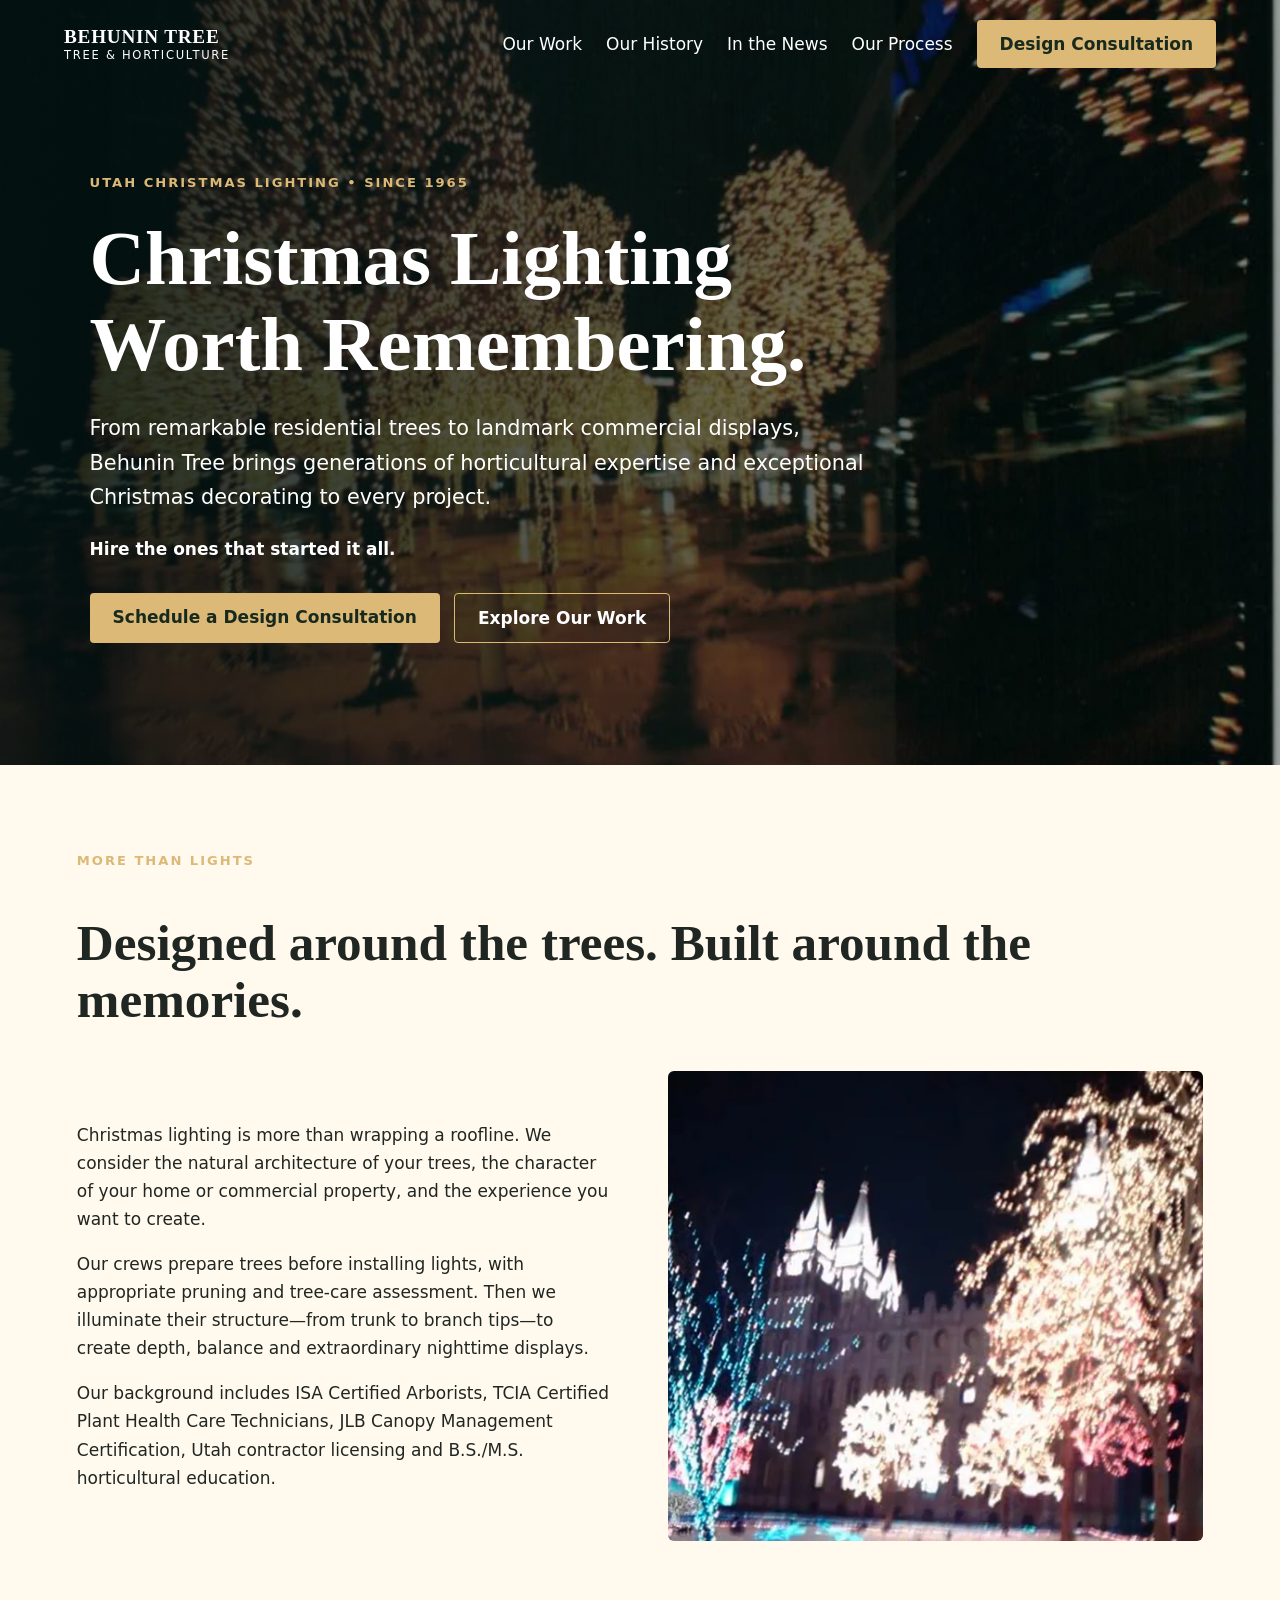
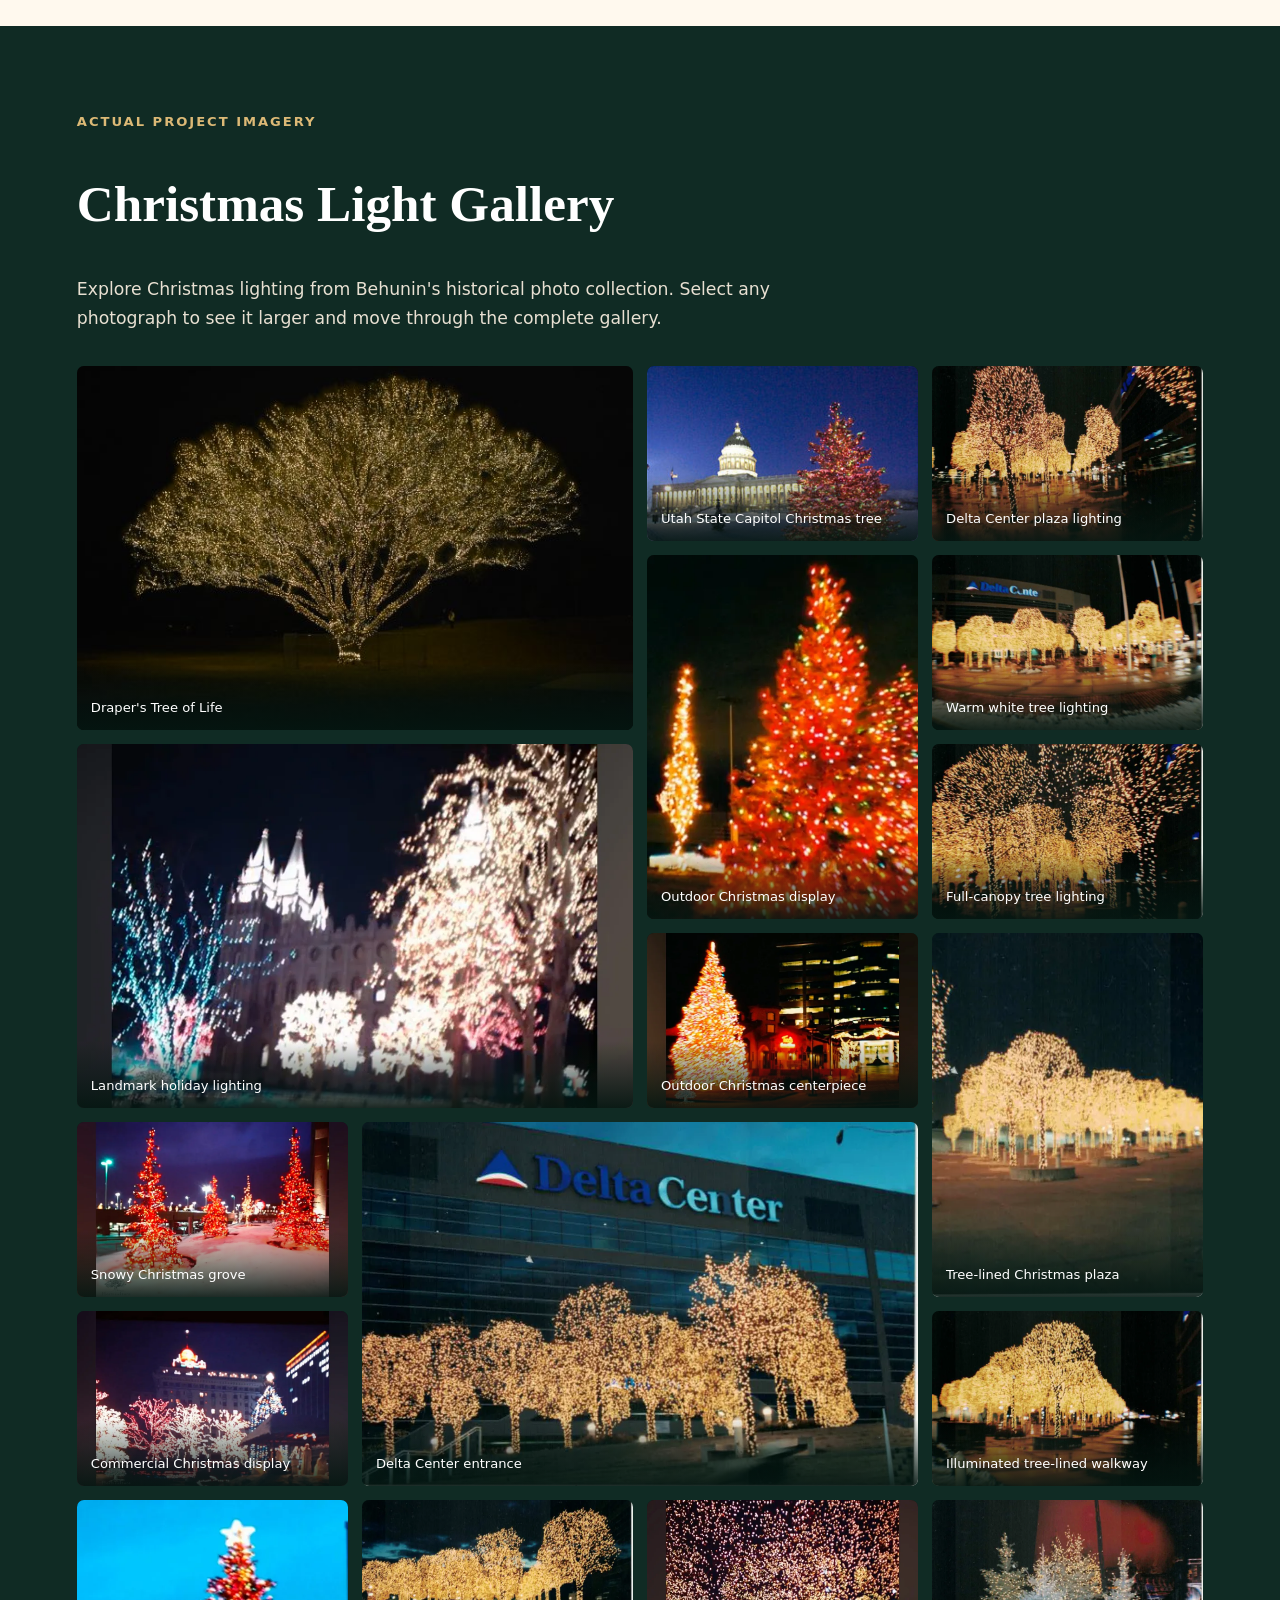
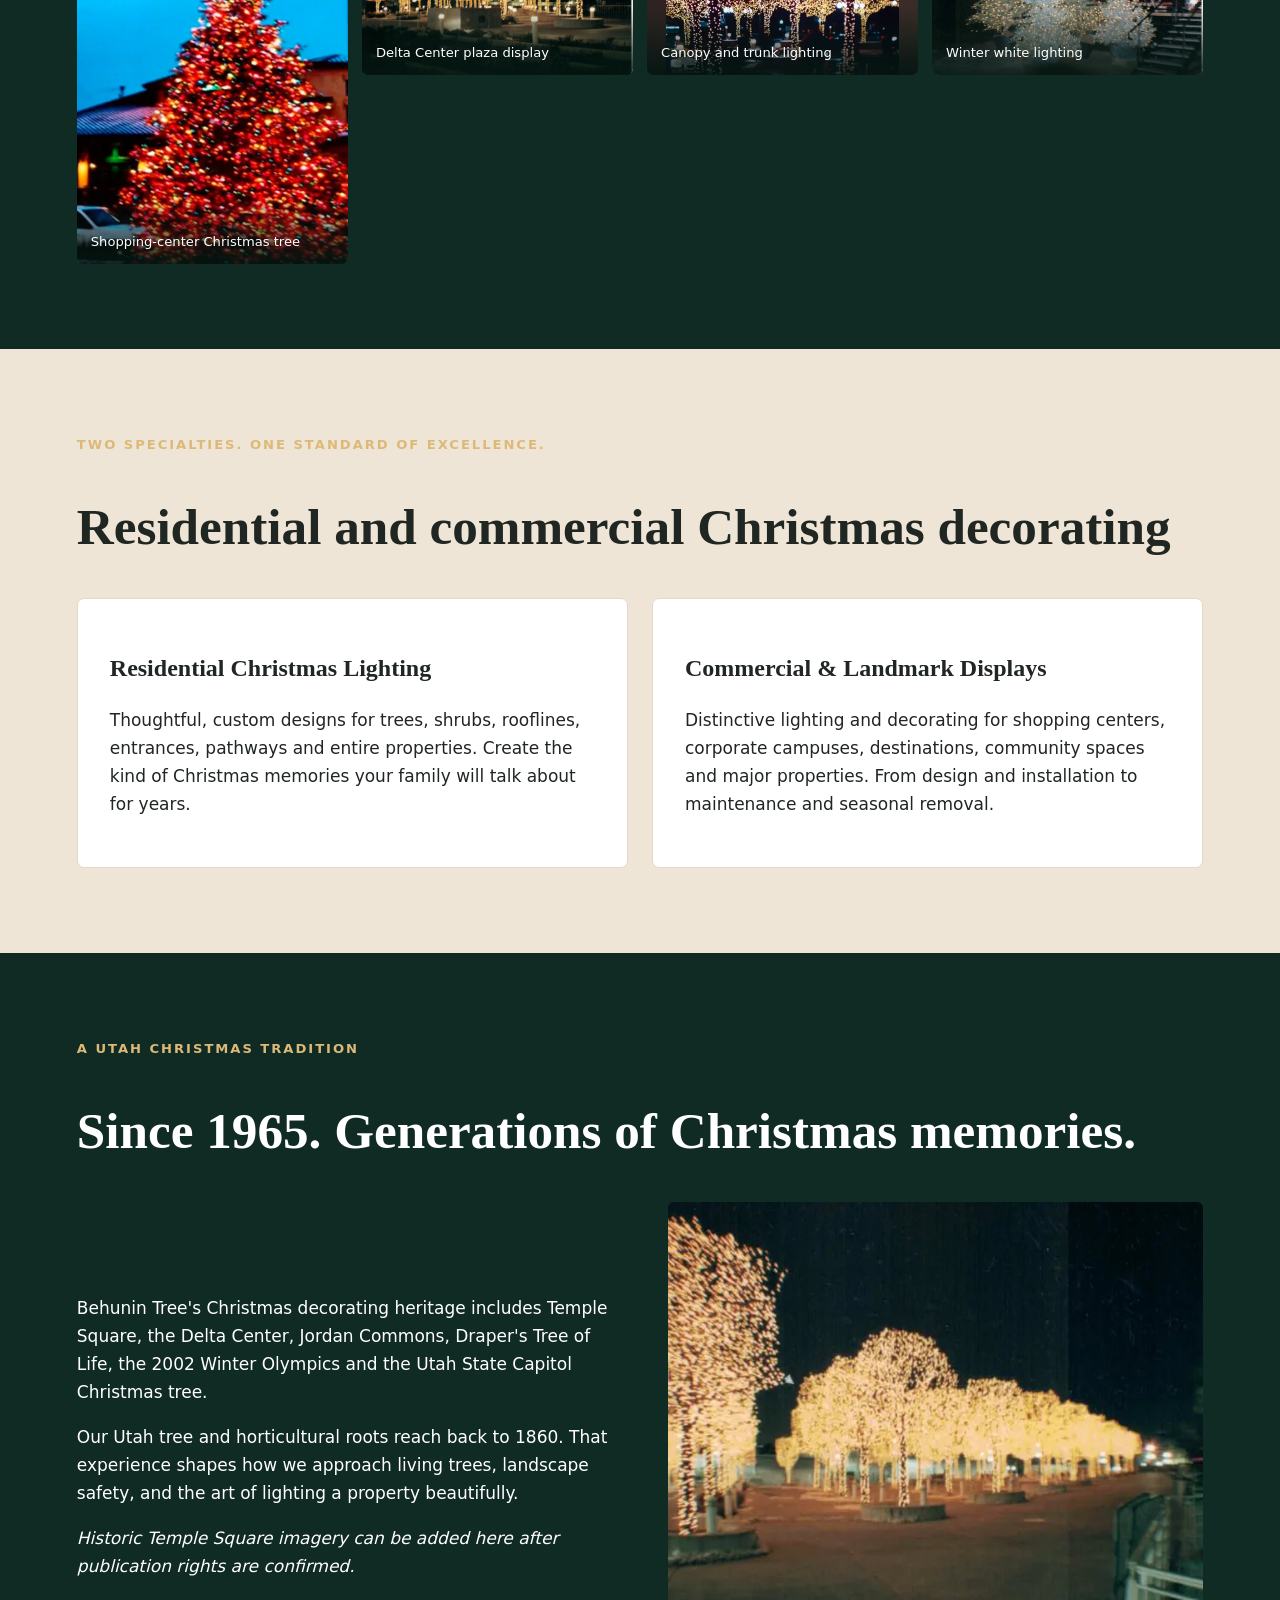
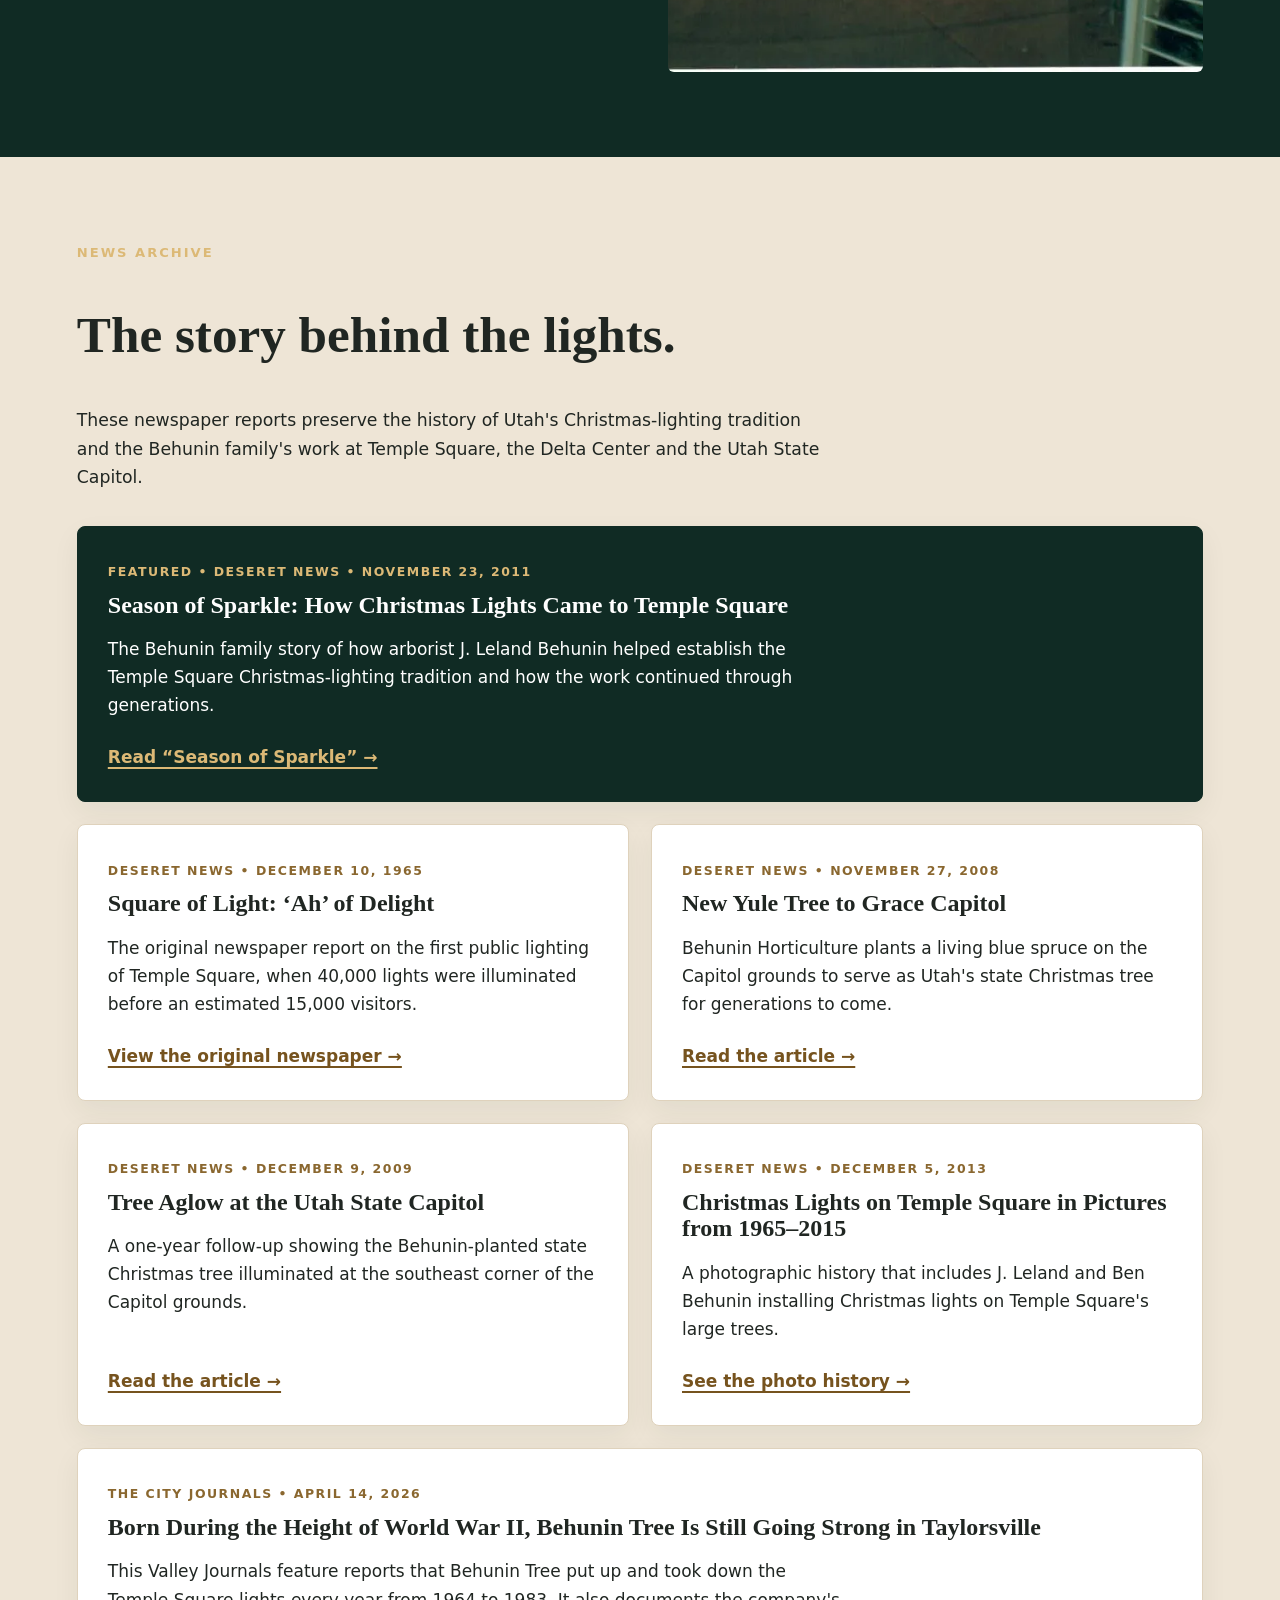
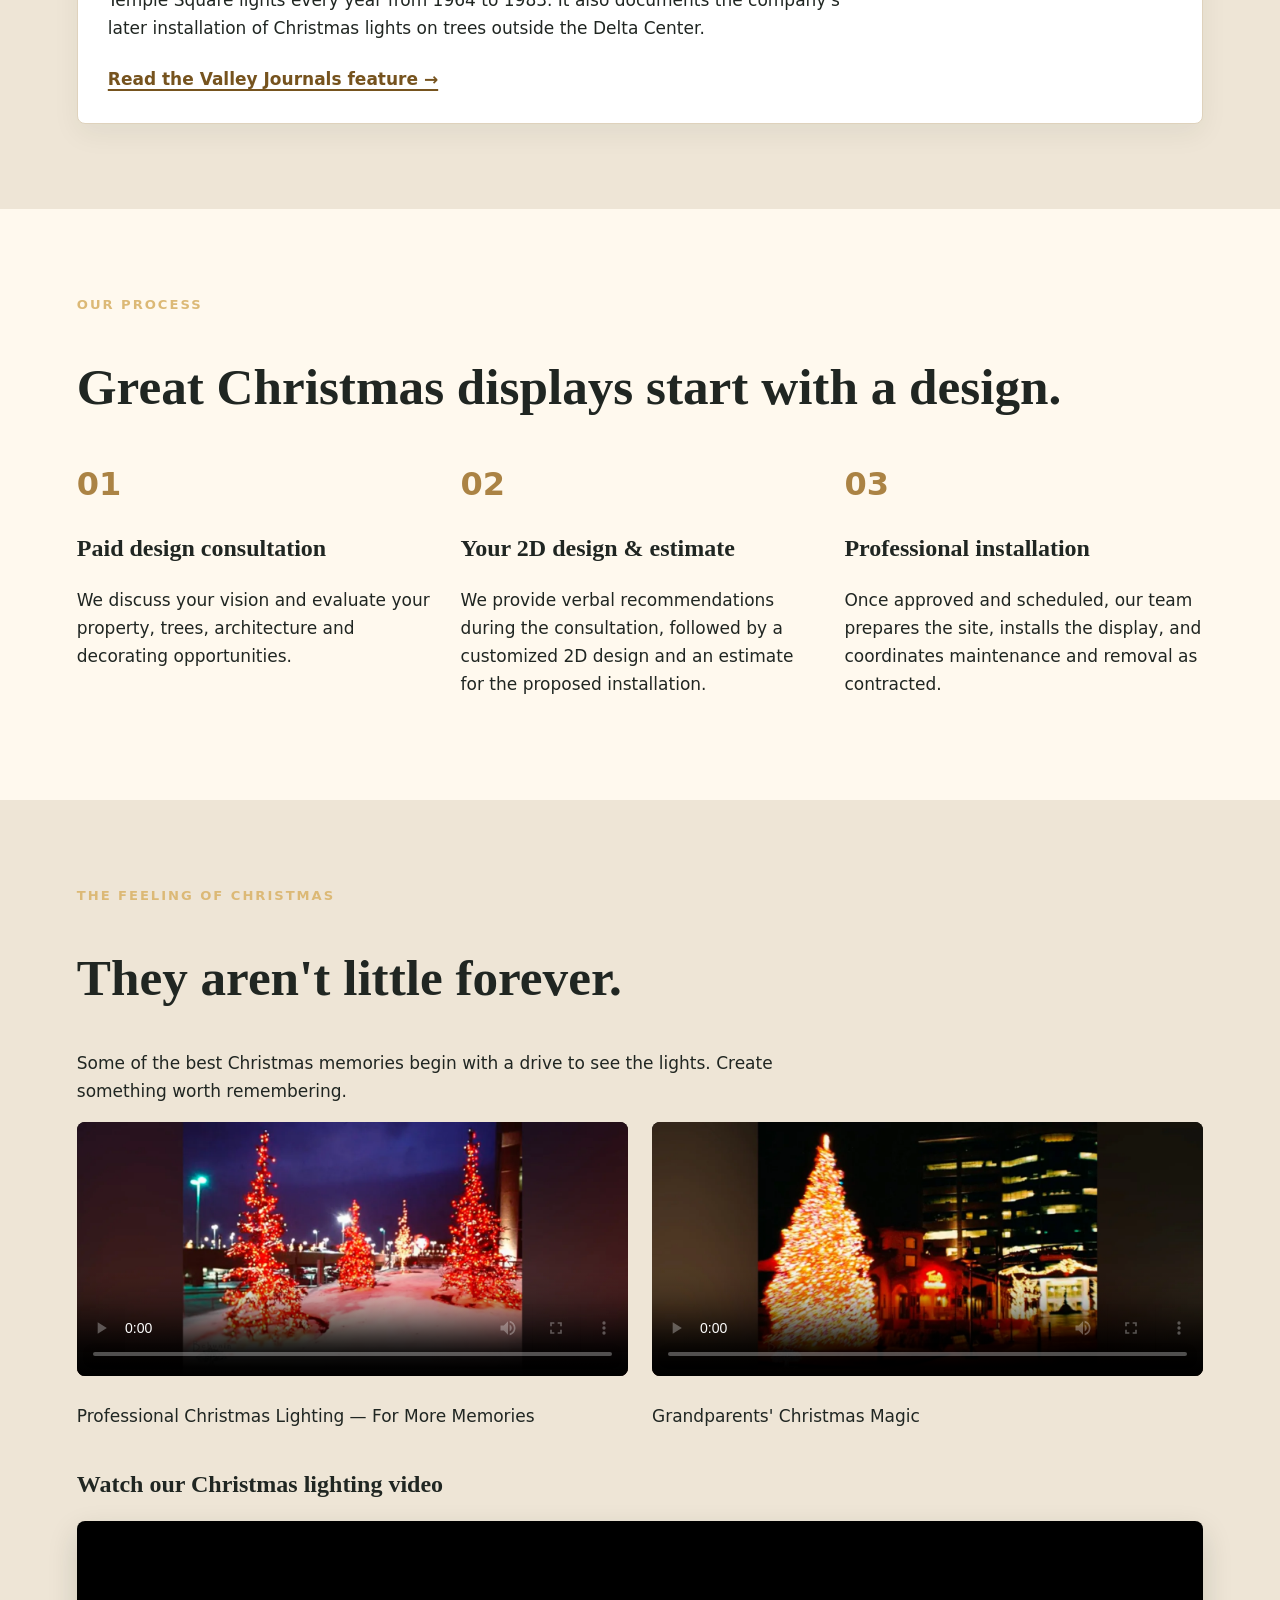
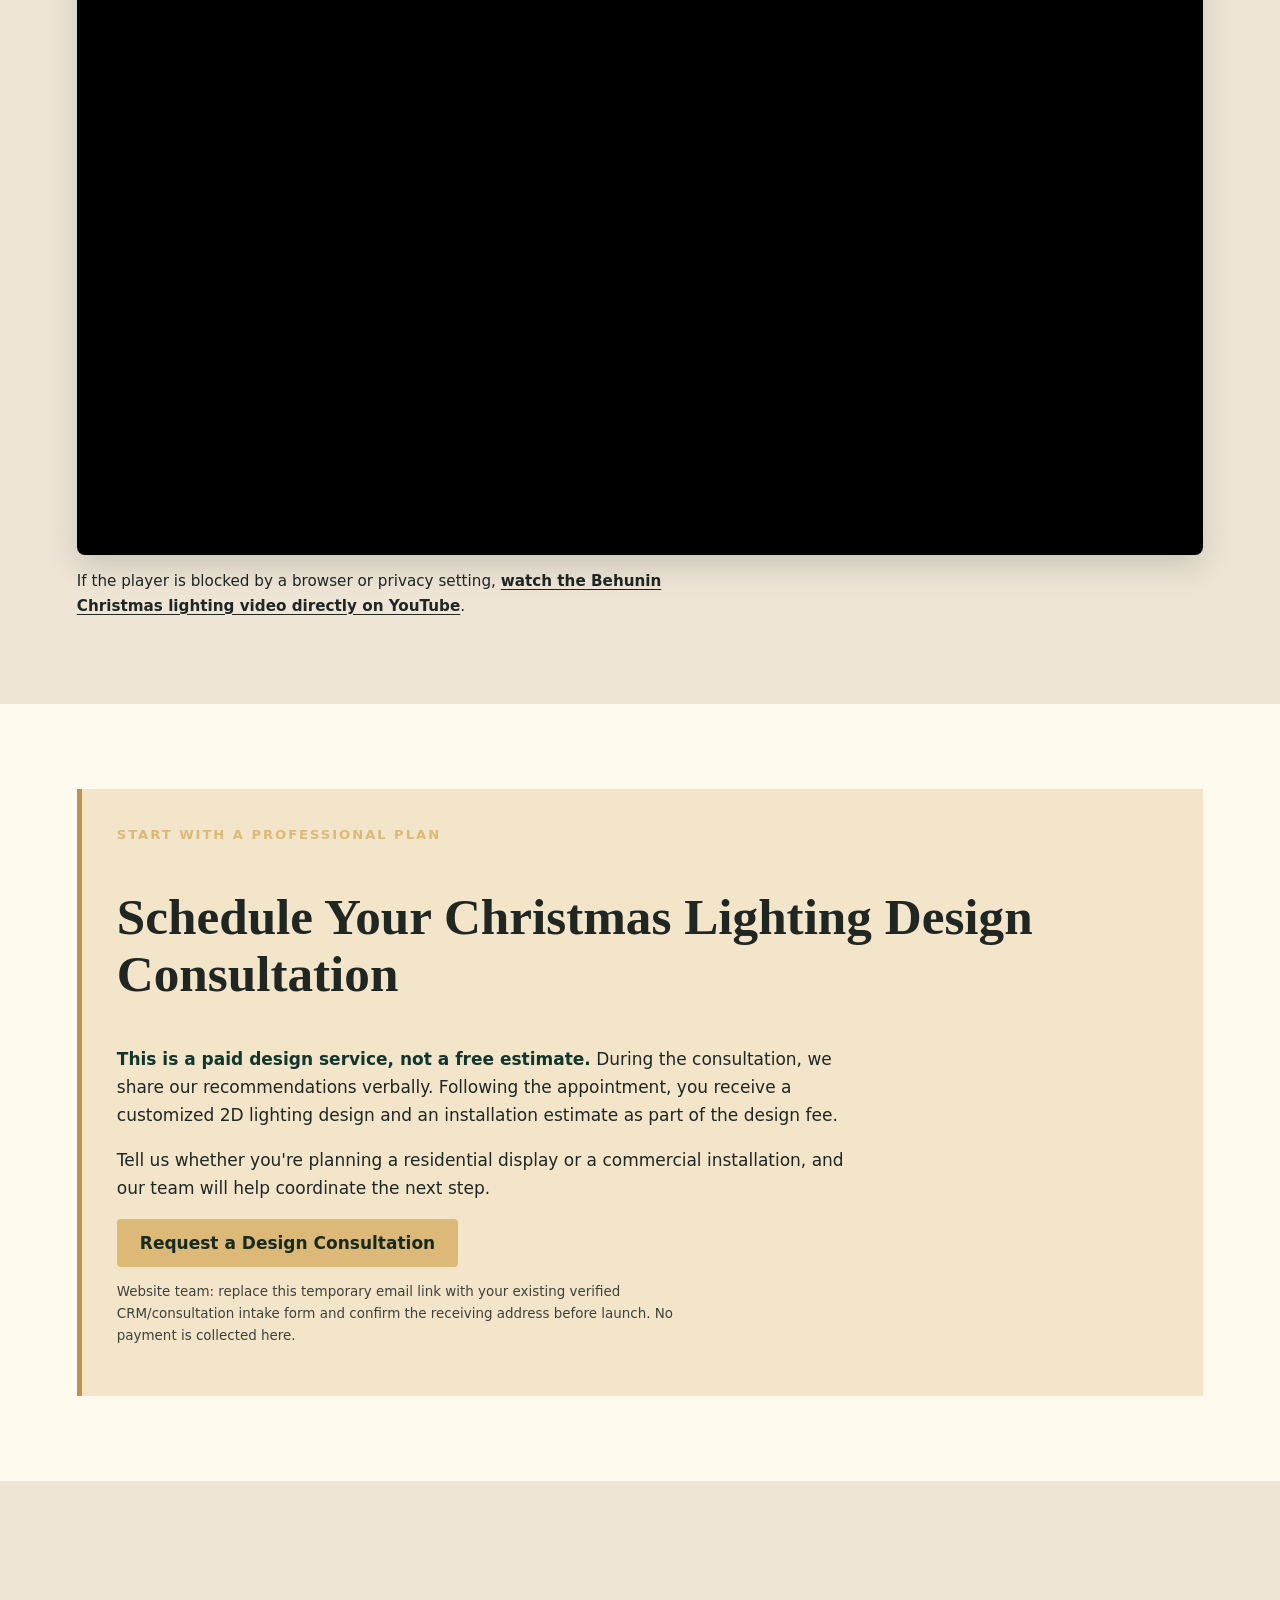
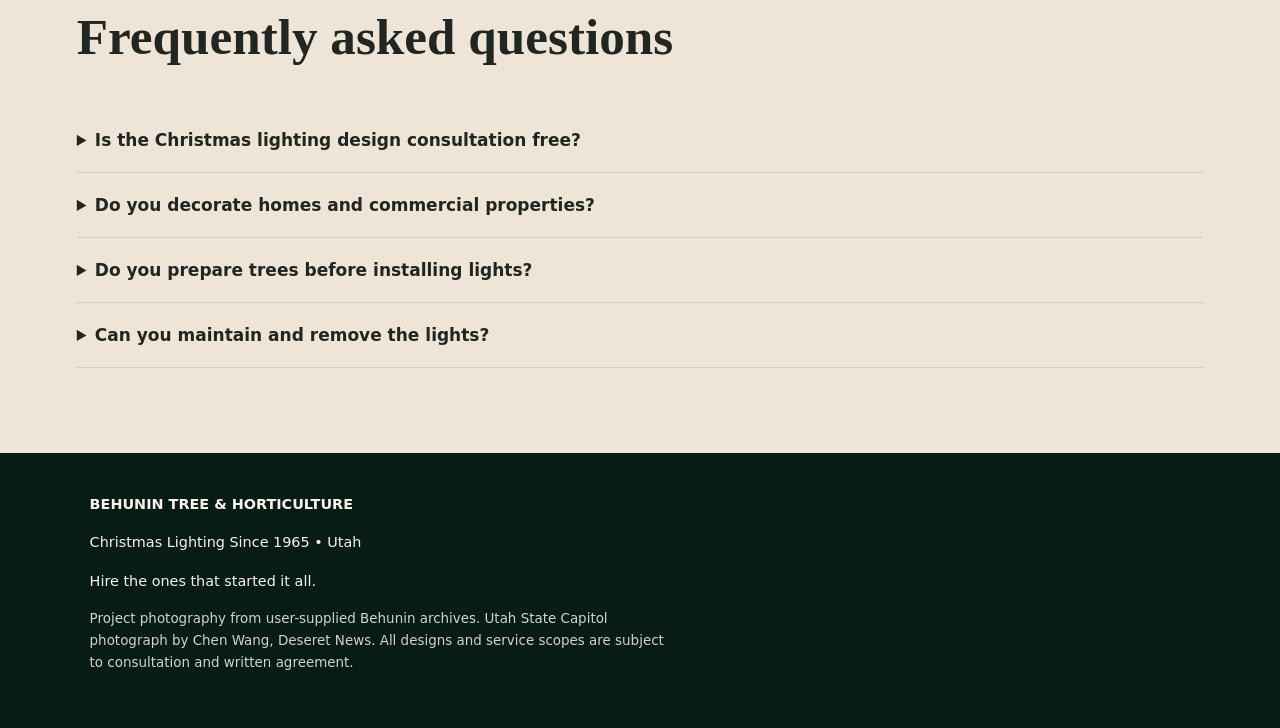
<file: christmas-lighting/index.html>
<!doctype html><html lang="en"><head><meta charset="utf-8"><meta name="viewport" content="width=device-width,initial-scale=1"><title>Professional Christmas Lighting & Design in Utah | Behunin Tree Since 1965</title><meta name="description" content="Behunin Tree creates distinctive residential and commercial Christmas lighting in Utah. Professional tree preparation, landmark decorating heritage since 1965, and paid 2D lighting design consultations."><meta property="og:title" content="Christmas Lighting Since 1965 | Behunin Tree"><meta property="og:description" content="Hire the ones that started it all. Residential and commercial Christmas lighting design and installation in Utah."><meta property="og:type" content="website"><link rel="preload" href="assets/delta-21.webp" as="image"><style>
:root{--green:#102b24;--gold:#dcb976;--cream:#fff9ee;--ink:#202622}*{box-sizing:border-box}html{scroll-behavior:smooth}body{margin:0;font:17px/1.65 system-ui,-apple-system,Segoe UI,sans-serif;color:var(--ink);background:var(--cream)}body:has(dialog[open]){overflow:hidden}h1,h2,h3{font-family:Georgia,serif;line-height:1.12}h1{font-size:clamp(2.6rem,6vw,5.7rem);margin:.3em 0}h2{font-size:clamp(2rem,4vw,3.3rem)}h3{font-size:1.5rem}p{max-width:68ch}a{color:inherit}header{position:absolute;top:0;z-index:2;width:100%;padding:20px 5%;display:flex;justify-content:space-between;align-items:center;color:white;gap:16px}.brand{font:700 1.2rem Georgia,serif;letter-spacing:.04em}.brand small{display:block;font:500 .72rem system-ui,sans-serif;letter-spacing:.15em}.nav{display:flex;gap:24px;align-items:center}.nav a{text-decoration:none}.btn{display:inline-block;background:var(--gold);color:#18291e;padding:13px 23px;border-radius:4px;text-decoration:none;font-weight:750;line-height:1.3;border:0;cursor:pointer}.btn.alt{background:transparent;border:1px solid var(--gold);color:white}.hero{min-height:85vh;background:linear-gradient(90deg,rgba(3,18,18,.87),rgba(3,18,18,.38)),url('assets/delta-21.webp') center/cover;display:flex;align-items:center;color:white;padding:130px 7% 80px}.hero>div{max-width:790px}.eyebrow{color:var(--gold);font-weight:700;letter-spacing:.15em;text-transform:uppercase;font-size:.82rem}.lead{font-size:1.3rem}.hero .actions{display:flex;flex-wrap:wrap;gap:14px;margin-top:30px}.section{padding:85px max(6%,calc((100vw - 1200px)/2))}.section.dark{background:var(--green);color:white}.section.tan{background:#eee5d6}.split{display:grid;grid-template-columns:1fr 1fr;gap:55px;align-items:center}.split img{width:100%;height:470px;object-fit:cover;border-radius:6px}.gallery-intro{font-size:1.08rem;color:#e8e0d2}.gallery{display:grid;grid-template-columns:repeat(4,minmax(0,1fr));grid-auto-rows:175px;gap:14px;margin-top:34px}.gallery figure{margin:0;position:relative;overflow:hidden;border-radius:7px;background:#081c17}.gallery figure:nth-child(1),.gallery figure:nth-child(6),.gallery figure:nth-child(11){grid-column:span 2;grid-row:span 2}.gallery figure:nth-child(4),.gallery figure:nth-child(9),.gallery figure:nth-child(14){grid-row:span 2}.gallery-button{display:block;position:relative;width:100%;height:100%;padding:0;border:0;background:#081c17;color:white;cursor:zoom-in;text-align:left}.gallery img{display:block;width:100%;height:100%;object-fit:cover;transition:transform .35s ease,filter .35s ease}.gallery-button::after{content:'View photo  ↗';position:absolute;right:13px;bottom:13px;padding:7px 10px;border-radius:999px;background:rgba(5,24,19,.82);font-size:.75rem;font-weight:750;letter-spacing:.03em;opacity:0;transform:translateY(6px);transition:.25s}.gallery-button:hover img,.gallery-button:focus-visible img{transform:scale(1.035);filter:brightness(.78)}.gallery-button:hover::after,.gallery-button:focus-visible::after{opacity:1;transform:none}.gallery-button:focus-visible{outline:3px solid var(--gold);outline-offset:-3px}.gallery figcaption{position:absolute;left:0;right:0;bottom:0;padding:34px 14px 12px;background:linear-gradient(transparent,rgba(4,22,17,.9));font-size:.82rem;color:#fff;pointer-events:none}.lightbox{width:min(1100px,94vw);max-width:none;padding:0;border:0;border-radius:10px;background:#071712;color:white;box-shadow:0 30px 90px rgba(0,0,0,.55)}.lightbox::backdrop{background:rgba(0,10,8,.84)}.lightbox-stage{position:relative;display:grid;place-items:center;min-height:min(75vh,760px);padding:54px 70px 70px}.lightbox img{display:block;max-width:100%;max-height:68vh;object-fit:contain;border-radius:5px}.lightbox-caption{position:absolute;left:70px;right:70px;bottom:22px;margin:0;color:#e8e0d2;text-align:center}.lightbox-close,.lightbox-arrow{position:absolute;z-index:2;border:1px solid rgba(255,255,255,.45);background:rgba(5,24,19,.82);color:white;cursor:pointer}.lightbox-close{top:14px;right:14px;width:42px;height:42px;border-radius:50%;font-size:1.5rem}.lightbox-arrow{top:50%;width:44px;height:58px;margin-top:-29px;border-radius:6px;font-size:1.8rem}.lightbox-arrow.prev{left:14px}.lightbox-arrow.next{right:14px}.lightbox-close:hover,.lightbox-close:focus-visible,.lightbox-arrow:hover,.lightbox-arrow:focus-visible{background:var(--gold);color:#102b24;outline:0}.cards{display:grid;grid-template-columns:repeat(2,1fr);gap:24px}.card{background:#fff;padding:32px;border:1px solid #e4d9c7;border-radius:7px}.dark .card{background:#1d4135;color:white;border-color:#406150}.video-grid{display:grid;grid-template-columns:repeat(2,1fr);gap:24px}.video-grid video{width:100%;max-height:470px;background:black;border-radius:8px}.youtube-wrap{position:relative;width:100%;aspect-ratio:16/9;overflow:hidden;background:#000;border-radius:8px;box-shadow:0 12px 30px rgba(16,43,36,.16)}.youtube{position:absolute;inset:0;width:100%;height:100%;border:0}.video-fallback{margin:.85rem 0 0;font-size:.95rem}.video-fallback a{font-weight:750;text-underline-offset:3px}.steps{display:grid;grid-template-columns:repeat(3,1fr);gap:25px}.step b{display:block;color:#ab8344;font-size:2rem}.consult{background:#f2e5c9;padding:35px;border-left:5px solid #b99350}.consult strong{color:#12362b}.faq details{border-bottom:1px solid #d8cbb7;padding:18px 0}.faq summary{cursor:pointer;font-weight:700}footer{background:#081c17;color:#f9f2e7;padding:40px 7%;font-size:.9rem}.notice{font-size:.84rem;opacity:.85}.mobile-cta{display:none}@media(max-width:980px){.gallery{grid-template-columns:repeat(3,minmax(0,1fr))}}@media(max-width:780px){header{position:absolute}.nav a:not(.btn){display:none}.hero{min-height:77vh;padding:125px 6% 65px}.split,.cards,.video-grid{grid-template-columns:1fr}.gallery{grid-template-columns:repeat(2,minmax(0,1fr));grid-auto-rows:165px;gap:10px}.gallery figure:nth-child(4),.gallery figure:nth-child(9),.gallery figure:nth-child(14){grid-row:span 1}.gallery-button::after{display:none}.steps{grid-template-columns:1fr}.section{padding:60px 6%}.split img{height:310px}.lightbox-stage{min-height:70vh;padding:58px 52px 76px}.lightbox-caption{left:52px;right:52px}.mobile-cta{display:block;position:fixed;bottom:0;left:0;right:0;background:#102b24;padding:9px 16px;z-index:10;text-align:center}.mobile-cta .btn{width:100%}footer{padding-bottom:100px}}@media(max-width:450px){.gallery{grid-template-columns:1fr;grid-auto-rows:250px}.gallery figure:nth-child(n){grid-column:span 1;grid-row:span 1}.lightbox{width:100vw;height:100dvh;border-radius:0}.lightbox-stage{min-height:100dvh;padding:62px 18px 84px}.lightbox img{max-height:72vh}.lightbox-caption{left:18px;right:18px;bottom:28px}.lightbox-arrow{top:auto;bottom:18px}.lightbox-arrow.prev{left:18px}.lightbox-arrow.next{right:18px}}
</style><style>@media(max-width:450px){.lightbox{width:100vw;height:100dvh;max-height:100dvh;margin:0;border-radius:0}.lightbox-stage{height:100dvh;min-height:0;padding:62px 18px 82px}.lightbox img{max-height:calc(100dvh - 170px)}.lightbox-caption{left:18px;right:18px;bottom:22px}.lightbox-arrow{top:50%;bottom:auto;margin-top:-29px}.lightbox-arrow.prev{left:8px}.lightbox-arrow.next{right:8px}}.press-intro{font-size:1.08rem}.press-grid{display:grid;grid-template-columns:repeat(2,minmax(0,1fr));gap:22px;margin-top:34px}.press-card{display:flex;flex-direction:column;min-height:255px;padding:30px;background:#fff;border:1px solid #dfd2bc;border-radius:8px;box-shadow:0 10px 28px rgba(16,43,36,.06)}.press-card.featured,.press-card.wide{grid-column:1/-1;min-height:auto}.press-card.featured{background:var(--green);color:white;border-color:var(--green)}.press-meta{margin:0 0 8px;color:#8a672f;font-size:.78rem;font-weight:800;letter-spacing:.12em;text-transform:uppercase}.press-card.featured .press-meta{color:var(--gold)}.press-card h3{margin:.2rem 0 .7rem}.press-card p{margin:.35rem 0}.press-card .article-link{margin-top:auto;padding-top:18px;color:#76531e;font-weight:800;text-decoration-thickness:2px;text-underline-offset:4px}.press-card.featured .article-link{color:var(--gold)}.press-card .article-link:focus-visible{outline:3px solid var(--gold);outline-offset:4px}@media(max-width:700px){.press-grid{grid-template-columns:1fr}.press-card.featured,.press-card.wide{grid-column:auto}.press-card{min-height:auto}}</style><script type="application/ld+json">{"@context":"https://schema.org","@type":"Service","name":"Professional Christmas Lighting Design and Installation","provider":{"@type":"LocalBusiness","name":"Behunin Tree & Horticulture","url":"https://behunintree.com"},"areaServed":"Utah","serviceType":"Residential and commercial Christmas lighting design and installation"}</script></head><body>
<header><div class="brand">BEHUNIN TREE<small>TREE & HORTICULTURE</small></div><nav class="nav"><a href="#work">Our Work</a><a href="#heritage">Our History</a><a href="#news">In the News</a><a href="#process">Our Process</a><a class="btn" href="#consultation">Design Consultation</a></nav></header>
<main><section class="hero"><div><div class="eyebrow">Utah Christmas Lighting • Since 1965</div><h1>Christmas Lighting Worth Remembering.</h1><p class="lead">From remarkable residential trees to landmark commercial displays, Behunin Tree brings generations of horticultural expertise and exceptional Christmas decorating to every project.</p><p><strong>Hire the ones that started it all.</strong></p><div class="actions"><a class="btn" href="#consultation">Schedule a Design Consultation</a><a class="btn alt" href="#work">Explore Our Work</a></div></div></section>
<section class="section"><div class="eyebrow">More than lights</div><h2>Designed around the trees. Built around the memories.</h2><div class="split"><div><p>Christmas lighting is more than wrapping a roofline. We consider the natural architecture of your trees, the character of your home or commercial property, and the experience you want to create.</p><p>Our crews prepare trees before installing lights, with appropriate pruning and tree-care assessment. Then we illuminate their structure—from trunk to branch tips—to create depth, balance and extraordinary nighttime displays.</p><p>Our background includes ISA Certified Arborists, TCIA Certified Plant Health Care Technicians, JLB Canopy Management Certification, Utah contractor licensing and B.S./M.S. horticultural education.</p></div><img loading="lazy" src="assets/display-22.webp" alt="Illuminated trees with layered Christmas lights"></div></section>
<section class="section dark" id="work"><div class="eyebrow">Actual project imagery</div><h2>Christmas Light Gallery</h2><p class="gallery-intro">Explore Christmas lighting from Behunin's historical photo collection. Select any photograph to see it larger and move through the complete gallery.</p><div class="gallery">
<figure><button class="gallery-button" type="button" data-caption="Draper's Tree of Life illuminated in warm white Christmas lights" aria-label="Enlarge Draper's Tree of Life illuminated in warm white Christmas lights"><img loading="lazy" src="assets/draper-tree-of-life.jpg" alt="Draper's Tree of Life covered in warm white Christmas lights against the night sky"></button><figcaption>Draper's Tree of Life</figcaption></figure>
<figure><button class="gallery-button" type="button" data-caption="Utah State Capitol Christmas tree — Photo: Chen Wang, Deseret News" aria-label="Enlarge the Utah State Capitol Christmas tree"><img loading="lazy" src="assets/utah-state-capitol-christmas-tree.jpg" alt="Illuminated Christmas tree in the snow with the Utah State Capitol behind it"></button><figcaption>Utah State Capitol Christmas tree</figcaption></figure>
<figure><button class="gallery-button" type="button" data-caption="Christmas lights along the Delta Center plaza" aria-label="Enlarge Christmas lights along the Delta Center plaza"><img loading="lazy" src="assets/delta-21.webp" alt="Trees wrapped in Christmas lights along the Delta Center plaza"></button><figcaption>Delta Center plaza lighting</figcaption></figure>
<figure><button class="gallery-button" type="button" data-caption="Decorated outdoor Christmas trees" aria-label="Enlarge decorated outdoor Christmas trees"><img loading="lazy" src="assets/display-3.webp" alt="Outdoor Christmas trees decorated with red, white and multicolored lights"></button><figcaption>Outdoor Christmas display</figcaption></figure>
<figure><button class="gallery-button" type="button" data-caption="Delta Center trees illuminated in warm white lights" aria-label="Enlarge Delta Center trees illuminated in warm white lights"><img loading="lazy" src="assets/delta-16.webp" alt="Rows of trees illuminated in warm white Christmas lights outside the Delta Center"></button><figcaption>Warm white tree lighting</figcaption></figure>
<figure><button class="gallery-button" type="button" data-caption="Illuminated trees and landmark architecture" aria-label="Enlarge illuminated trees and landmark architecture"><img loading="lazy" src="assets/display-22.webp" alt="White Christmas lights on trees near landmark architecture"></button><figcaption>Landmark holiday lighting</figcaption></figure>
<figure><button class="gallery-button" type="button" data-caption="Tree canopy covered in Christmas lights" aria-label="Enlarge tree canopy covered in Christmas lights"><img loading="lazy" src="assets/delta-23.webp" alt="Dense warm white Christmas lights covering tree trunks and branches"></button><figcaption>Full-canopy tree lighting</figcaption></figure>
<figure><button class="gallery-button" type="button" data-caption="Large outdoor Christmas tree" aria-label="Enlarge large outdoor Christmas tree"><img loading="lazy" src="assets/display-5.webp" alt="Large outdoor Christmas tree covered in colorful lights"></button><figcaption>Outdoor Christmas centerpiece</figcaption></figure>
<figure><button class="gallery-button" type="button" data-caption="Illuminated tree-lined plaza" aria-label="Enlarge illuminated tree-lined plaza"><img loading="lazy" src="assets/delta-14.webp" alt="Tree-lined plaza illuminated with warm white Christmas lights"></button><figcaption>Tree-lined Christmas plaza</figcaption></figure>
<figure><button class="gallery-button" type="button" data-caption="Snowy grove of illuminated Christmas trees" aria-label="Enlarge snowy grove of illuminated Christmas trees"><img loading="lazy" src="assets/display-28.webp" alt="Snow-covered evergreen trees illuminated in red and white Christmas lights"></button><figcaption>Snowy Christmas grove</figcaption></figure>
<figure><button class="gallery-button" type="button" data-caption="Delta Center Christmas display" aria-label="Enlarge Delta Center Christmas display"><img loading="lazy" src="assets/delta-19.webp" alt="Delta Center entrance framed by trees covered in white Christmas lights"></button><figcaption>Delta Center entrance</figcaption></figure>
<figure><button class="gallery-button" type="button" data-caption="Commercial Christmas lighting display" aria-label="Enlarge commercial Christmas lighting display"><img loading="lazy" src="assets/display-16.webp" alt="Commercial streetscape with illuminated trees and a large Christmas tree"></button><figcaption>Commercial Christmas display</figcaption></figure>
<figure><button class="gallery-button" type="button" data-caption="Tree-lined walkway in warm white Christmas lights" aria-label="Enlarge tree-lined walkway in warm white Christmas lights"><img loading="lazy" src="assets/delta-20.webp" alt="Walkway lined with trees illuminated in warm white Christmas lights"></button><figcaption>Illuminated tree-lined walkway</figcaption></figure>
<figure><button class="gallery-button" type="button" data-caption="Christmas tree beside a shopping center" aria-label="Enlarge Christmas tree beside a shopping center"><img loading="lazy" src="assets/display-11.webp" alt="Tall outdoor Christmas tree with red lights and a bright star"></button><figcaption>Shopping-center Christmas tree</figcaption></figure>
<figure><button class="gallery-button" type="button" data-caption="Trees illuminated across the Delta Center plaza" aria-label="Enlarge trees illuminated across the Delta Center plaza"><img loading="lazy" src="assets/delta-17.webp" alt="Wide view of illuminated trees across the Delta Center plaza"></button><figcaption>Delta Center plaza display</figcaption></figure>
<figure><button class="gallery-button" type="button" data-caption="Christmas lights wrapped through the tree canopy" aria-label="Enlarge Christmas lights wrapped through the tree canopy"><img loading="lazy" src="assets/display-26.webp" alt="Tree trunks and branches densely wrapped with warm white Christmas lights"></button><figcaption>Canopy and trunk lighting</figcaption></figure>
<figure><button class="gallery-button" type="button" data-caption="Snow-covered trees in white Christmas lights" aria-label="Enlarge snow-covered trees in white Christmas lights"><img loading="lazy" src="assets/delta-25.webp" alt="Small snow-covered trees decorated in white Christmas lights"></button><figcaption>Winter white lighting</figcaption></figure>
</div></section>
<dialog class="lightbox" id="gallery-lightbox" aria-label="Enlarged Christmas light gallery photograph"><div class="lightbox-stage"><button class="lightbox-close" type="button" aria-label="Close gallery">×</button><button class="lightbox-arrow prev" type="button" aria-label="Previous photograph">‹</button><img id="lightbox-image" src="assets/delta-21.webp" alt=""><p class="lightbox-caption" id="lightbox-caption"></p><button class="lightbox-arrow next" type="button" aria-label="Next photograph">›</button></div></dialog>
<section class="section tan"><div class="eyebrow">Two specialties. One standard of excellence.</div><h2>Residential and commercial Christmas decorating</h2><div class="cards"><div class="card"><h3>Residential Christmas Lighting</h3><p>Thoughtful, custom designs for trees, shrubs, rooflines, entrances, pathways and entire properties. Create the kind of Christmas memories your family will talk about for years.</p></div><div class="card"><h3>Commercial & Landmark Displays</h3><p>Distinctive lighting and decorating for shopping centers, corporate campuses, destinations, community spaces and major properties. From design and installation to maintenance and seasonal removal.</p></div></div></section>
<section class="section dark" id="heritage"><div class="eyebrow">A Utah Christmas tradition</div><h2>Since 1965. Generations of Christmas memories.</h2><div class="split"><div><p>Behunin Tree's Christmas decorating heritage includes Temple Square, the Delta Center, Jordan Commons, Draper's Tree of Life, the 2002 Winter Olympics and the Utah State Capitol Christmas tree.</p><p>Our Utah tree and horticultural roots reach back to 1860. That experience shapes how we approach living trees, landscape safety, and the art of lighting a property beautifully.</p><p><em>Historic Temple Square imagery can be added here after publication rights are confirmed.</em></p></div><img loading="lazy" src="assets/delta-14.webp" alt="Historical Delta Center Christmas display with illuminated trees"></div></section>
<section class="section tan" id="news"><div class="eyebrow">News archive</div><h2>The story behind the lights.</h2><p class="press-intro">These newspaper reports preserve the history of Utah's Christmas-lighting tradition and the Behunin family's work at Temple Square, the Delta Center and the Utah State Capitol.</p><div class="press-grid">
<article class="press-card featured"><p class="press-meta">Featured • Deseret News • November 23, 2011</p><h3>Season of Sparkle: How Christmas Lights Came to Temple Square</h3><p>The Behunin family story of how arborist J. Leland Behunin helped establish the Temple Square Christmas-lighting tradition and how the work continued through generations.</p><a class="article-link" href="https://www.deseret.com/2011/11/23/20233100/season-of-sparkle-how-christmas-lights-came-to-temple-square/" target="_blank" rel="noopener noreferrer">Read “Season of Sparkle” →</a></article>
<article class="press-card"><p class="press-meta">Deseret News • December 10, 1965</p><h3>Square of Light: ‘Ah’ of Delight</h3><p>The original newspaper report on the first public lighting of Temple Square, when 40,000 lights were illuminated before an estimated 15,000 visitors.</p><a class="article-link" href="https://news.google.com/newspapers?dat=19651210&amp;hl=en&amp;nid=Aul-kAQHnToC&amp;printsec=frontpage" target="_blank" rel="noopener noreferrer">View the original newspaper →</a></article>
<article class="press-card"><p class="press-meta">Deseret News • November 27, 2008</p><h3>New Yule Tree to Grace Capitol</h3><p>Behunin Horticulture plants a living blue spruce on the Capitol grounds to serve as Utah's state Christmas tree for generations to come.</p><a class="article-link" href="https://www.deseret.com/2008/11/27/20288308/new-yule-tree-to-grace-capitol/" target="_blank" rel="noopener noreferrer">Read the article →</a></article>
<article class="press-card"><p class="press-meta">Deseret News • December 9, 2009</p><h3>Tree Aglow at the Utah State Capitol</h3><p>A one-year follow-up showing the Behunin-planted state Christmas tree illuminated at the southeast corner of the Capitol grounds.</p><a class="article-link" href="https://www.deseret.com/2009/12/9/20357670/tree-aglow-at-the-utah-state-capitol/" target="_blank" rel="noopener noreferrer">Read the article →</a></article>
<article class="press-card"><p class="press-meta">Deseret News • December 5, 2013</p><h3>Christmas Lights on Temple Square in Pictures from 1965–2015</h3><p>A photographic history that includes J. Leland and Ben Behunin installing Christmas lights on Temple Square's large trees.</p><a class="article-link" href="https://www.deseret.com/2013/12/5/20799378/christmas-lights-temple-square-pictures-1965-2015/" target="_blank" rel="noopener noreferrer">See the photo history →</a></article>
<article class="press-card wide" id="valley-journals"><p class="press-meta">The City Journals • April 14, 2026</p><h3>Born During the Height of World War II, Behunin Tree Is Still Going Strong in Taylorsville</h3><p>This Valley Journals feature reports that Behunin Tree put up and took down the Temple Square lights every year from 1964 to 1983. It also documents the company's later installation of Christmas lights on trees outside the Delta Center.</p><a class="article-link" href="https://www.valleyjournals.com/2026/04/14/569558/born-during-the-height-of-world-war-ii-behunin-tree-is-still-going-strong-in-taylorsville" target="_blank" rel="noopener noreferrer">Read the Valley Journals feature →</a></article>
</div></section>
<section class="section" id="process"><div class="eyebrow">Our process</div><h2>Great Christmas displays start with a design.</h2><div class="steps"><div class="step"><b>01</b><h3>Paid design consultation</h3><p>We discuss your vision and evaluate your property, trees, architecture and decorating opportunities.</p></div><div class="step"><b>02</b><h3>Your 2D design & estimate</h3><p>We provide verbal recommendations during the consultation, followed by a customized 2D design and an estimate for the proposed installation.</p></div><div class="step"><b>03</b><h3>Professional installation</h3><p>Once approved and scheduled, our team prepares the site, installs the display, and coordinates maintenance and removal as contracted.</p></div></div></section>
<section class="section tan" id="video"><div class="eyebrow">The feeling of Christmas</div><h2>They aren't little forever.</h2><p>Some of the best Christmas memories begin with a drive to see the lights. Create something worth remembering.</p><div class="video-grid"><div><video controls preload="metadata" playsinline poster="assets/display-28.webp"><source src="assets/memories.mp4" type="video/mp4">Your browser does not support video.</video><p>Professional Christmas Lighting — For More Memories</p></div><div><video controls preload="metadata" playsinline poster="assets/display-5.webp"><source src="assets/grandparents.mp4" type="video/mp4">Your browser does not support video.</video><p>Grandparents' Christmas Magic</p></div></div><h3>Watch our Christmas lighting video</h3><div class="youtube-wrap"><iframe class="youtube" src="https://www.youtube.com/embed/Xal2YJl_HJg?rel=0&amp;playsinline=1" title="Christmas lights Behunin Horticulture — YouTube video" allow="accelerometer; autoplay; clipboard-write; encrypted-media; gyroscope; picture-in-picture; web-share" referrerpolicy="strict-origin-when-cross-origin" allowfullscreen></iframe></div><p class="video-fallback">If the player is blocked by a browser or privacy setting, <a href="https://youtu.be/Xal2YJl_HJg" target="_blank" rel="noopener noreferrer">watch the Behunin Christmas lighting video directly on YouTube</a>.</p></section>
<section class="section" id="consultation"><div class="consult"><div class="eyebrow">Start with a professional plan</div><h2>Schedule Your Christmas Lighting Design Consultation</h2><p><strong>This is a paid design service, not a free estimate.</strong> During the consultation, we share our recommendations verbally. Following the appointment, you receive a customized 2D lighting design and an installation estimate as part of the design fee.</p><p>Tell us whether you're planning a residential display or a commercial installation, and our team will help coordinate the next step.</p><a class="btn" href="mailto:info@behunintree.com?subject=Christmas%20Lighting%20Design%20Consultation&body=Name%3A%0APhone%3A%0AProperty%20address%3A%0AResidential%20or%20commercial%3A%0AProject%20details%3A">Request a Design Consultation</a><p class="notice">Website team: replace this temporary email link with your existing verified CRM/consultation intake form and confirm the receiving address before launch. No payment is collected here.</p></div></section>
<section class="section tan faq"><h2>Frequently asked questions</h2><details><summary>Is the Christmas lighting design consultation free?</summary><p>No. Behunin Tree charges a design consultation fee. We discuss recommendations verbally and provide a customized 2D design and installation estimate following the consultation.</p></details><details><summary>Do you decorate homes and commercial properties?</summary><p>Yes. We design Christmas lighting for residential properties and commercial, civic and landmark settings.</p></details><details><summary>Do you prepare trees before installing lights?</summary><p>Yes. Tree assessment and appropriate pruning are part of our approach to protecting tree structure and creating a better display.</p></details><details><summary>Can you maintain and remove the lights?</summary><p>Maintenance, removal and storage can be discussed as part of the proposed scope of work and contract.</p></details></section></main>
<footer><strong>BEHUNIN TREE & HORTICULTURE</strong><p>Christmas Lighting Since 1965 • Utah</p><p>Hire the ones that started it all.</p><p class="notice">Project photography from user-supplied Behunin archives. Utah State Capitol photograph by Chen Wang, Deseret News. All designs and service scopes are subject to consultation and written agreement.</p></footer><div class="mobile-cta"><a class="btn" href="#consultation">Schedule a Design Consultation</a></div><script>
(()=>{const items=[...document.querySelectorAll('.gallery-button')],lightbox=document.querySelector('#gallery-lightbox'),image=document.querySelector('#lightbox-image'),caption=document.querySelector('#lightbox-caption'),closeButton=document.querySelector('.lightbox-close'),previousButton=document.querySelector('.lightbox-arrow.prev'),nextButton=document.querySelector('.lightbox-arrow.next');let activeIndex=0,lastFocused=null;const render=()=>{const item=items[activeIndex],source=item.querySelector('img');image.src=source.currentSrc||source.src;image.alt=source.alt;caption.textContent=item.dataset.caption};const openItem=index=>{activeIndex=index;lastFocused=document.activeElement;render();if(typeof lightbox.showModal==='function'){lightbox.showModal()}else{window.open(image.src,'_blank','noopener')}};const close=()=>{lightbox.close();lastFocused?.focus()};const move=step=>{activeIndex=(activeIndex+step+items.length)%items.length;render()};items.forEach((item,index)=>item.addEventListener('click',()=>openItem(index)));closeButton.addEventListener('click',close);previousButton.addEventListener('click',()=>move(-1));nextButton.addEventListener('click',()=>move(1));lightbox.addEventListener('click',event=>{if(event.target===lightbox)close()});document.addEventListener('keydown',event=>{if(!lightbox.open)return;if(event.key==='ArrowLeft')move(-1);if(event.key==='ArrowRight')move(1)})})();
</script></body></html>
</file>
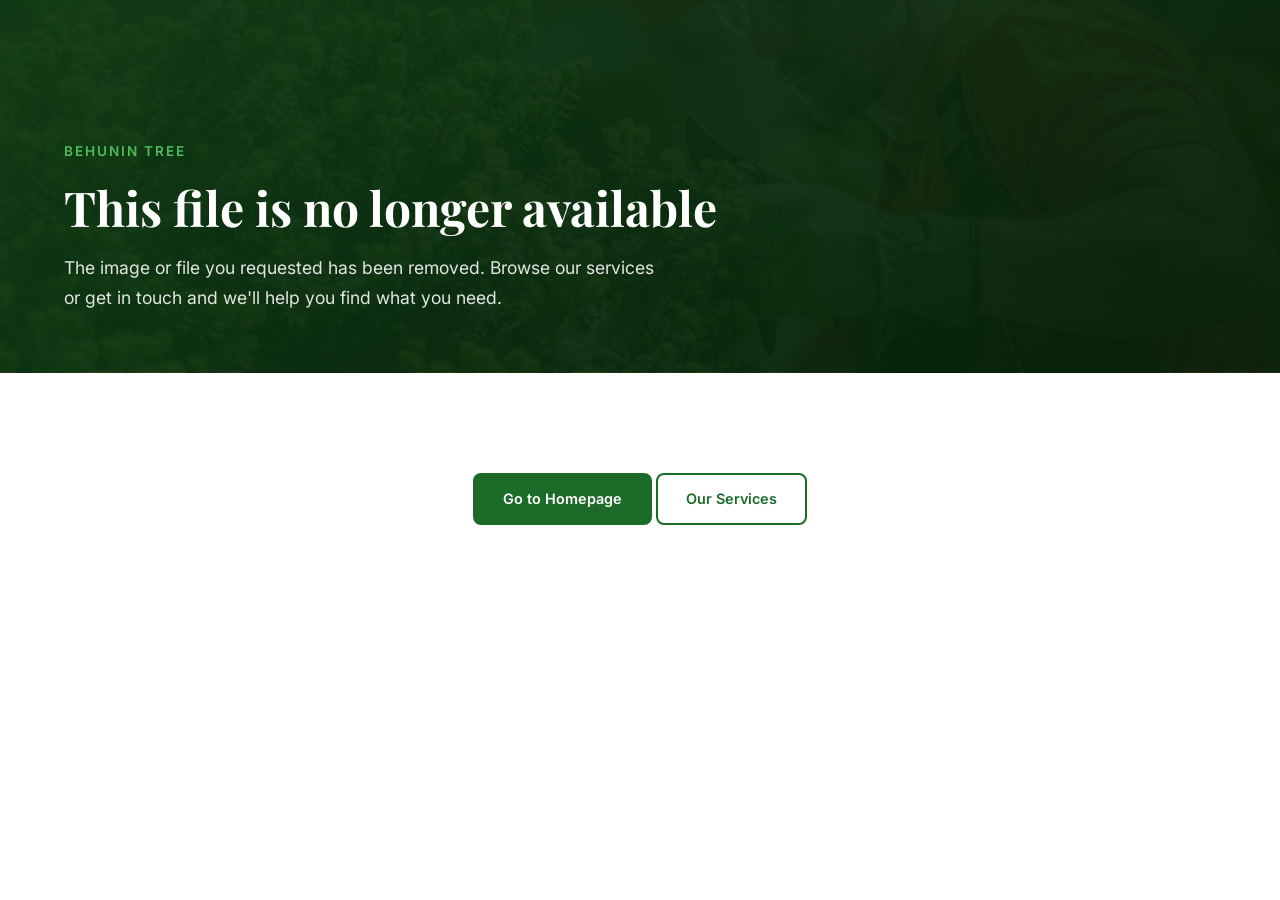
<file: 410.html>
<!DOCTYPE html>
<html lang="en">
<head>
  <meta charset="UTF-8">
  <meta name="viewport" content="width=device-width, initial-scale=1.0">
  <title>Page No Longer Available | Behunin Tree Services &amp; Horticulture</title>
  <meta name="robots" content="noindex, follow">
  <link rel="icon" href="/favicon.ico" sizes="32x32">
  <link rel="stylesheet" href="styles.css">
</head>
<body>
  <section class="page-hero">
    <div class="container">
      <p class="hero-tag">Behunin Tree</p>
      <h1>This file is no longer available</h1>
      <p class="page-hero-desc">The image or file you requested has been removed. Browse our services or get in touch and we'll help you find what you need.</p>
    </div>
  </section>
  <section class="section">
    <div class="container" style="text-align:center">
      <a href="/" class="btn">Go to Homepage</a>
      <a href="/services" class="btn btn-outline" style="color:var(--green-700);border-color:var(--green-700)">Our Services</a>
    </div>
  </section>
  <script src="script.js" defer></script>
</body>
</html>
</file>
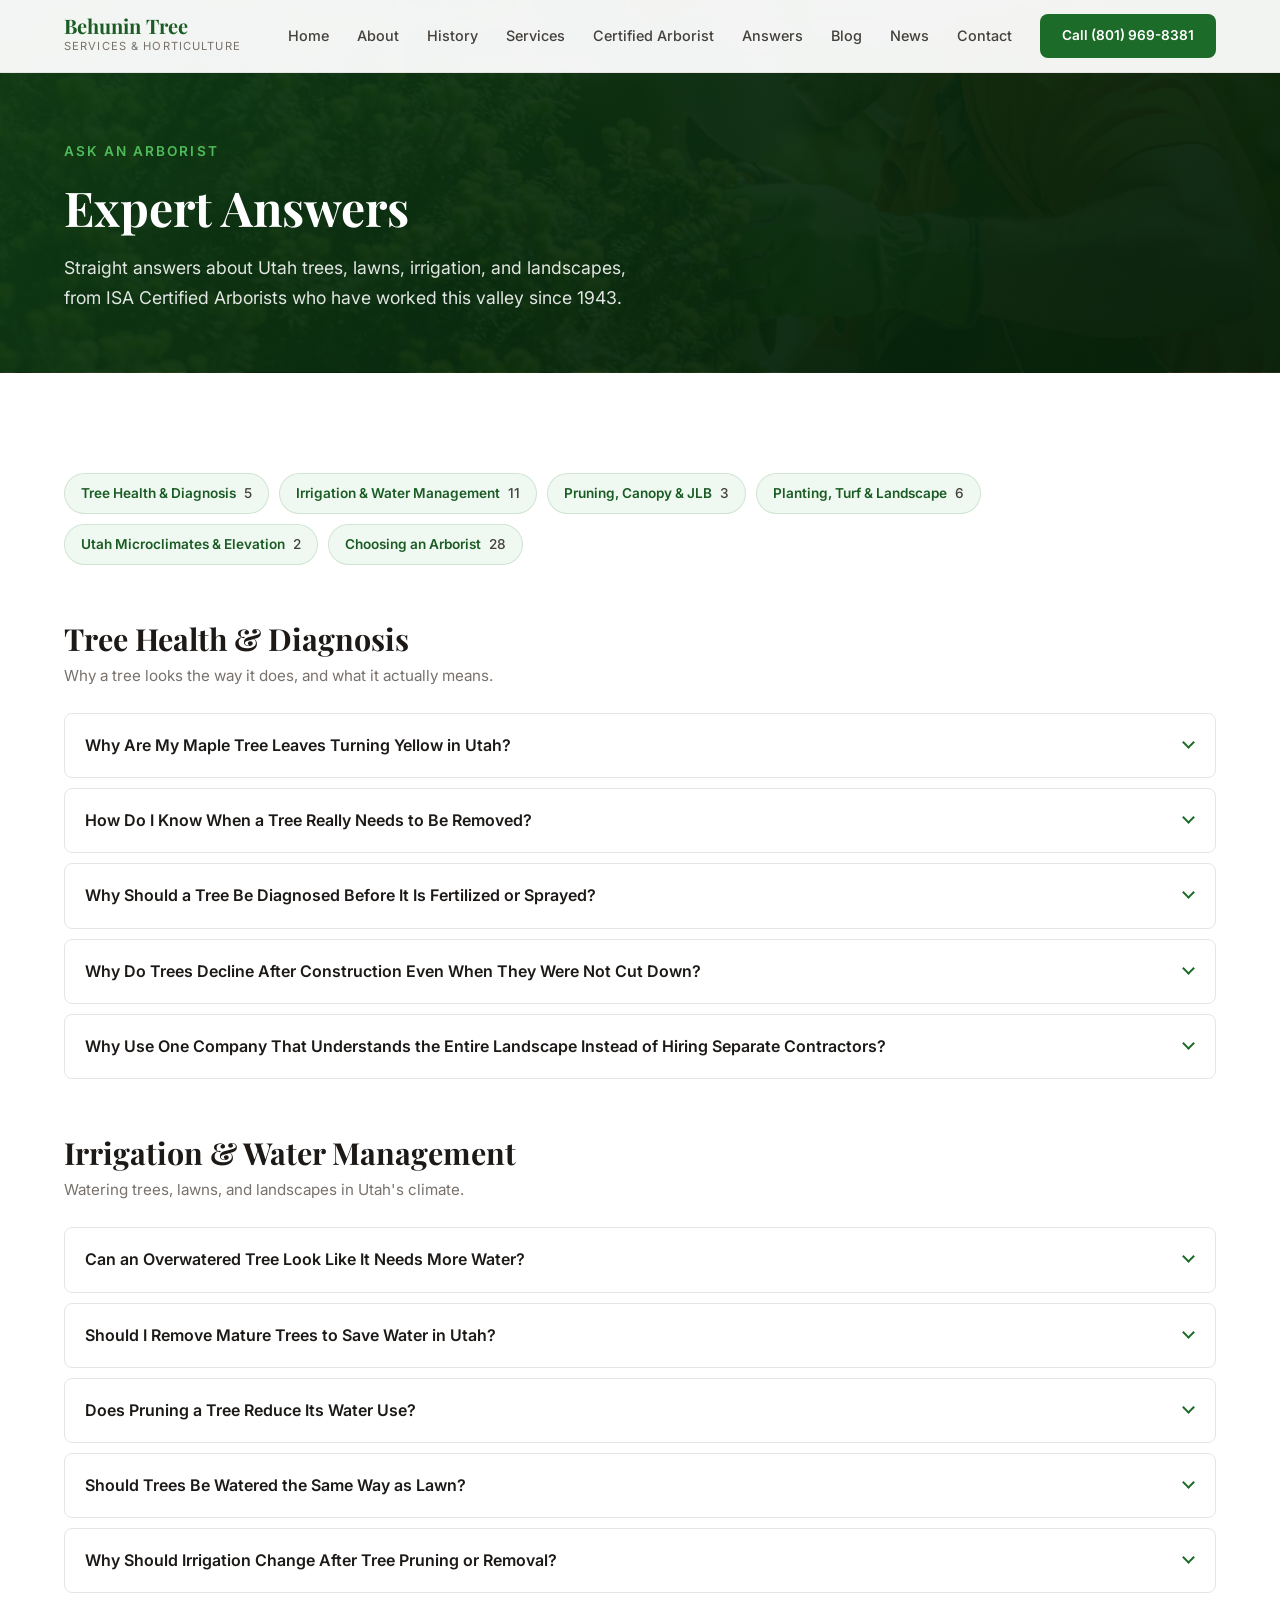
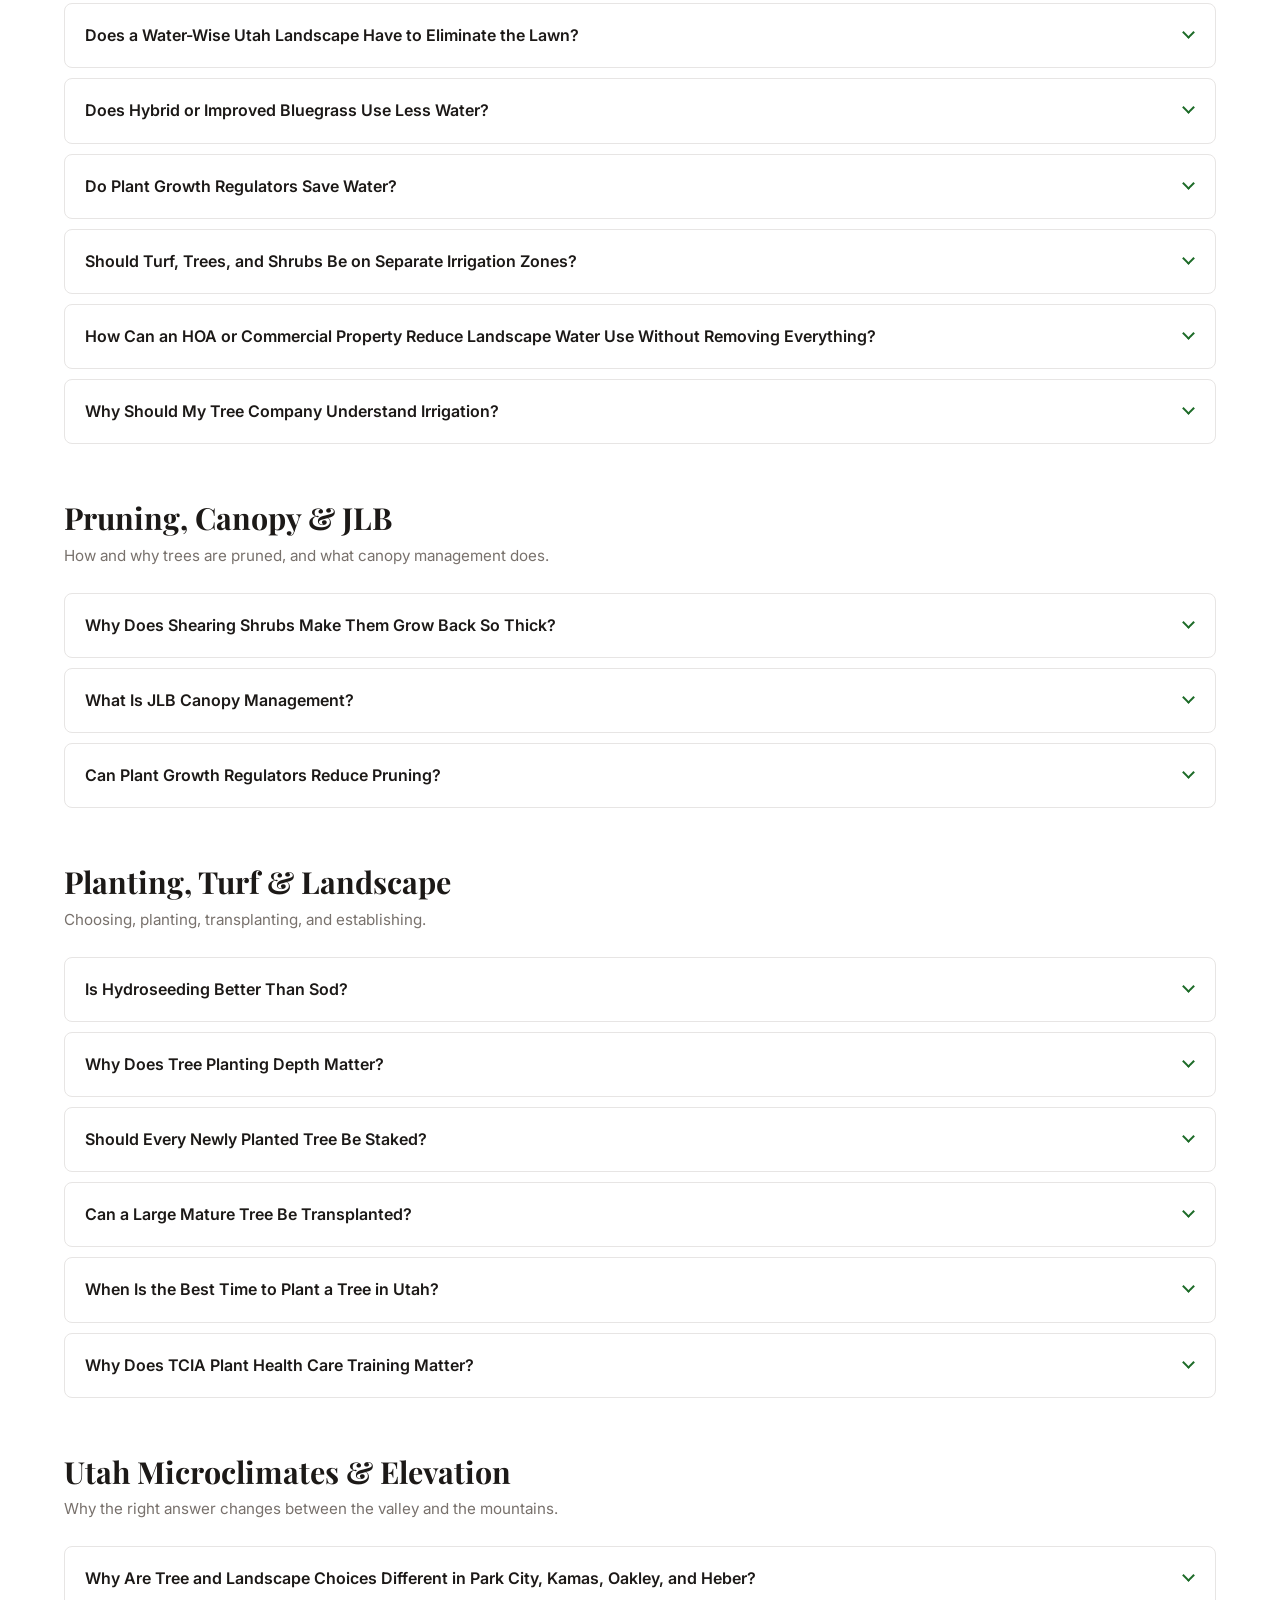
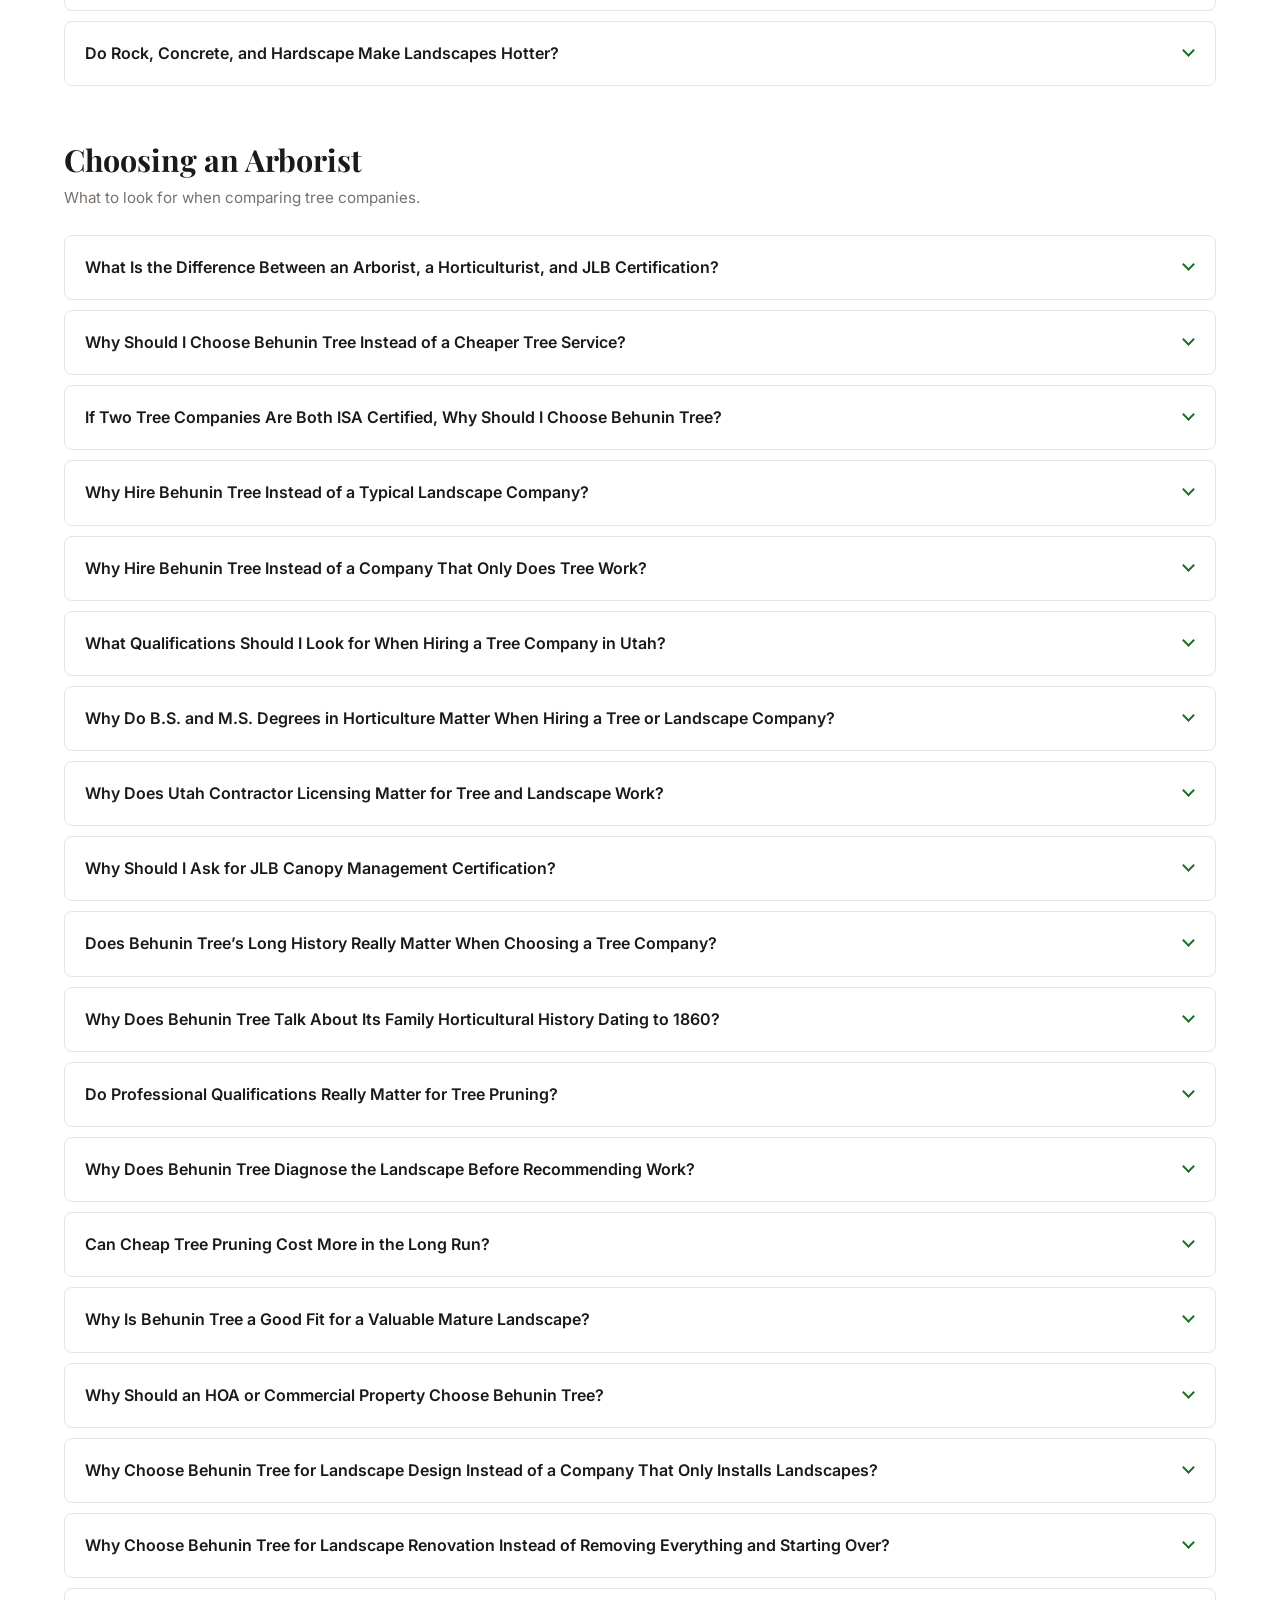
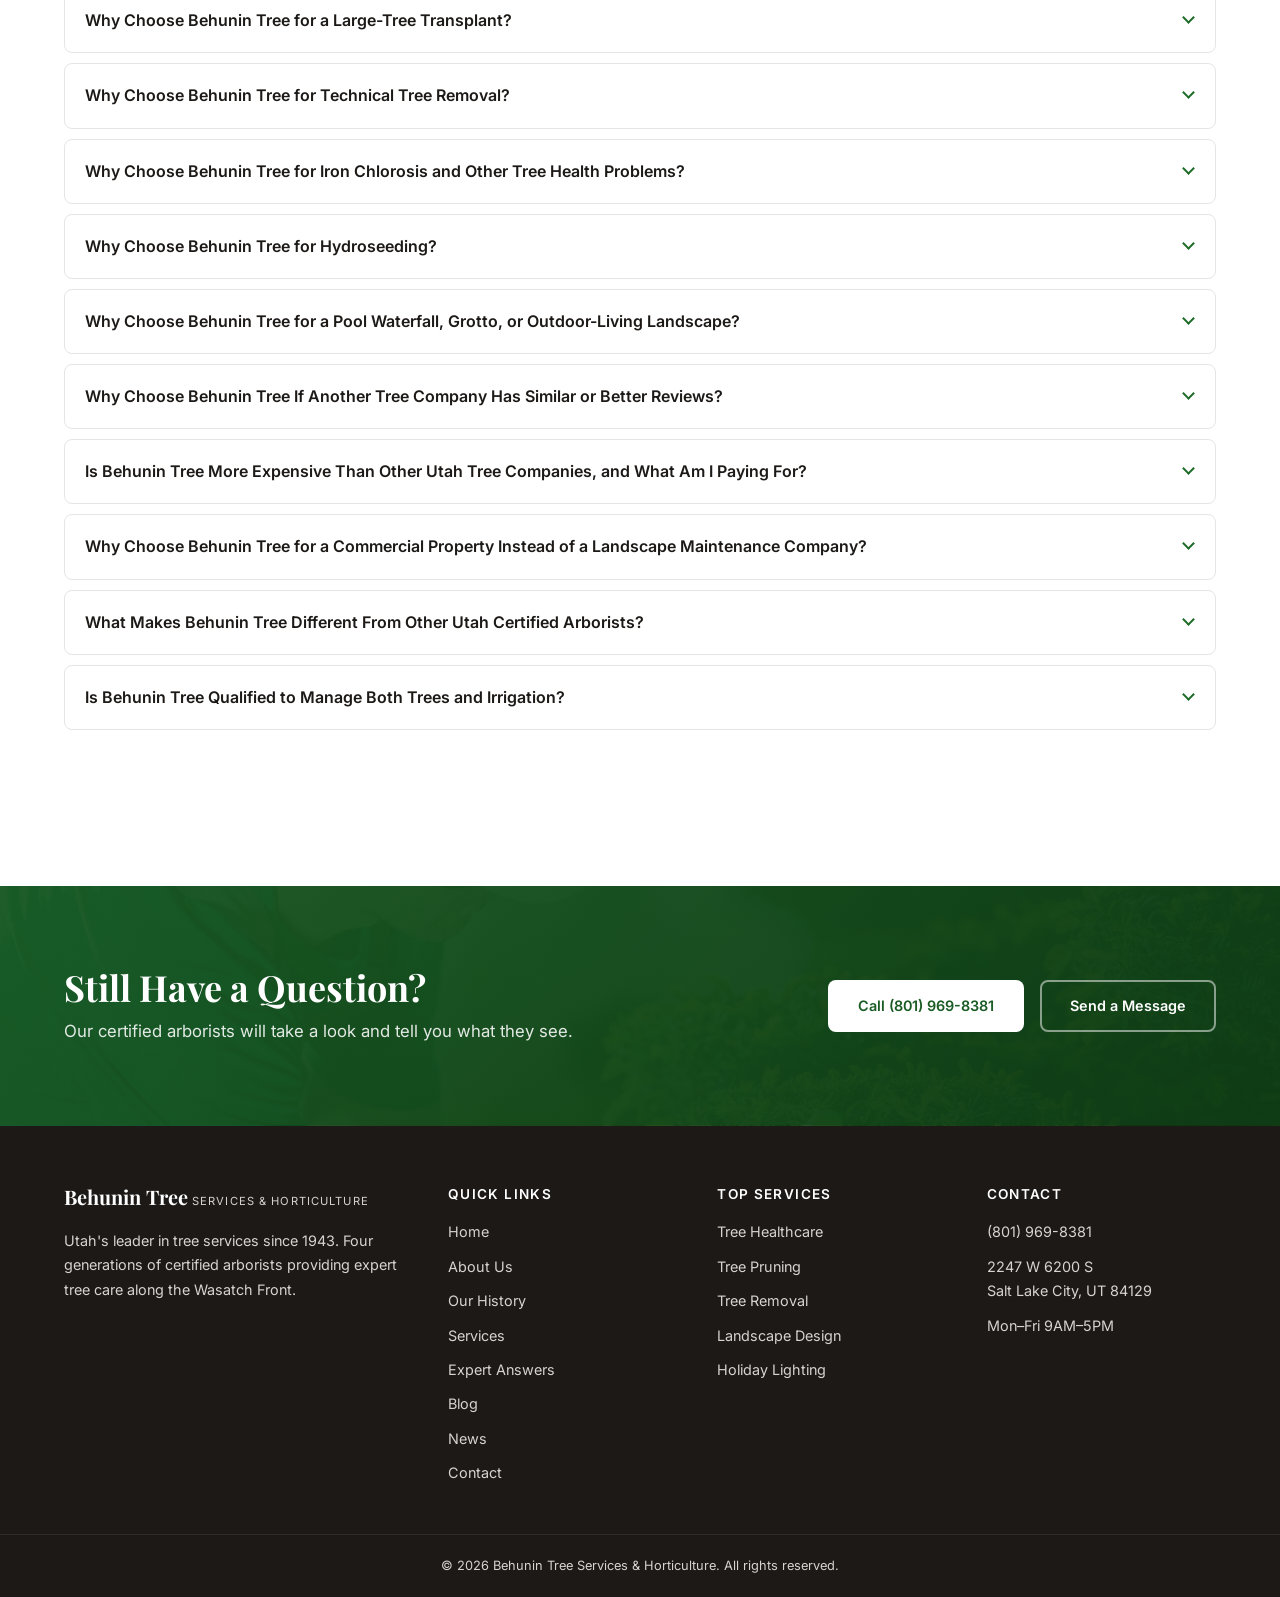
<file: answers.html>
<!DOCTYPE html>
<html lang="en">
<head>
  <meta charset="UTF-8">
  <meta name="viewport" content="width=device-width, initial-scale=1.0">
  <title>Expert Answers | Behunin Tree Services &amp; Horticulture</title>
  <meta name="description" content="Straight answers about Utah trees, lawns, irrigation, and landscapes from ISA Certified Arborists. Iron chlorosis, overwatering, pruning, transplanting, and water-wise landscaping.">
  <link rel="preconnect" href="https://fonts.googleapis.com">
  <link rel="preconnect" href="https://fonts.gstatic.com" crossorigin>
  <link rel="preload" as="style" href="https://fonts.googleapis.com/css2?family=Inter:wght@400;500;600;700&family=Playfair+Display:wght@600;700&display=swap">
  <noscript><link rel="stylesheet" href="https://fonts.googleapis.com/css2?family=Inter:wght@400;500;600;700&family=Playfair+Display:wght@600;700&display=swap"></noscript>
  <link rel="icon" href="/favicon.ico" sizes="32x32">
  <link rel="icon" type="image/png" href="/favicon-32.png" sizes="32x32">
  <link rel="apple-touch-icon" href="/apple-touch-icon.png">
  <link rel="canonical" href="https://behunintree.com/answers">
  <script type="application/ld+json">
{
  "@context": "https://schema.org",
  "@type": "FAQPage",
  "mainEntity": [
    {
      "@type": "Question",
      "name": "Why Are My Maple Tree Leaves Turning Yellow in Utah?",
      "acceptedAnswer": {
        "@type": "Answer",
        "text": "One of the most common causes of yellow leaves on Utah maples is iron chlorosis. The problem is often not that Utah soil contains no iron. Utah’s alkaline soils can contain iron while making that iron difficult for susceptible plants to absorb. A classic symptom is yellow leaf tissue with greener veins. As chlorosis becomes more severe, leaves may become pale, develop brown or scorched edges, and eventually decline. Maples are particularly susceptible because many commonly planted maple species are better adapted to soils with a lower pH than is common along the Wasatch Front. But yellow leaves should not automatically be diagnosed as iron chlorosis. Similar symptoms may also be influenced by: excessive irrigation poor drainage compacted soil root damage construction nutrient availability plant disease poor species selection This is why Behunin Tree / Behunin Horticulture prefers diagnosis before treatment. Adding fertilizer or iron without understanding the growing environment can waste money without correcting the underlying problem. For an established valuable tree, treatment may be appropriate. For a young tree that repeatedly develops severe chlorosis because it is poorly adapted to the site, replacing it with a better-adapted species may sometimes be the more successful long-term decision."
      }
    },
    {
      "@type": "Question",
      "name": "Can an Overwatered Tree Look Like It Needs More Water?",
      "acceptedAnswer": {
        "@type": "Answer",
        "text": "Yes. This is one of the easiest landscape problems to misdiagnose. A homeowner sees wilting, leaf scorch, yellow foliage, thinning canopy, or poor growth and assumes the tree needs more water. But saturated soil can create many of the same visible symptoms. Roots need both water and oxygen. When soil remains saturated for extended periods, the air spaces within the soil fill with water. Roots can lose access to enough oxygen, decline, and become less capable of absorbing water. The strange result is that a tree surrounded by wet soil can develop symptoms that resemble drought stress. Adding even more irrigation can make the problem worse. This is especially important in heavy clay soils, poorly drained landscapes, low areas, lawns watered frequently, newly planted trees, and properties with leaking irrigation. Before changing irrigation, check the root zone. The real question is not, “How long did the sprinklers run?” It is, “What is the moisture condition where the roots are actually growing?” JLB Canopy Management treats irrigation and plant physiology as connected issues rather than separate services."
      }
    },
    {
      "@type": "Question",
      "name": "Should I Remove Mature Trees to Save Water in Utah?",
      "acceptedAnswer": {
        "@type": "Answer",
        "text": "Not automatically. Mature trees use water, but they also provide benefits that may take decades to replace. Depending on the property, mature trees can provide shade, cooler outdoor areas, reduced solar exposure on buildings, privacy, habitat, landscape character, and substantial replacement value. A mature landscape should therefore be evaluated before assuming removal is the best water-conservation strategy. The better first question may be: Can we reduce unnecessary plant water demand while preserving the valuable canopy? That could involve: correcting excessive irrigation pruning appropriately managing canopy density improving soil conditions separating irrigation zones managing unnecessary vegetative growth changing turf or planting areas where appropriate Occasionally, removal will still be appropriate. A tree may be unsafe, poorly adapted, chronically unhealthy, incorrectly located, or incompatible with the future landscape. But water conservation alone does not automatically make a healthy mature tree a liability. JLB Canopy Management starts with plant demand and evaluates the entire landscape before deciding what should stay, change, or be removed."
      }
    },
    {
      "@type": "Question",
      "name": "Does Pruning a Tree Reduce Its Water Use?",
      "acceptedAnswer": {
        "@type": "Answer",
        "text": "Pruning changes a tree’s canopy and leaf area, so it can affect transpiration and plant water demand. But that does not mean that removing an arbitrary percentage of branches produces the same percentage reduction in landscape water use. Trees are biological systems. Their response depends on species, amount of foliage removed, pruning method, season, regrowth, soil, irrigation, weather, and plant health. Heavy pruning may also trigger vigorous regrowth, damage structure, or create unnecessary stress. That is why JLB does not use a strategy of simply “cutting more tree to save more water.” The preferred approach is precision canopy management. That means selecting appropriate branches, making cuts at proper branch origins, preserving natural form, and managing canopy density without unnecessarily stripping the tree. Then irrigation can be evaluated to determine whether the landscape’s actual demand has changed. Behunin Tree / Behunin Horticulture considers pruning, irrigation, soil, physiology, microclimate, growth, and maintenance together. The objective is not just a smaller canopy. It is a better-managed landscape."
      }
    },
    {
      "@type": "Question",
      "name": "Why Does Shearing Shrubs Make Them Grow Back So Thick?",
      "acceptedAnswer": {
        "@type": "Answer",
        "text": "Many shrubs respond to repeated shearing by producing dense new growth near the outer surface of the plant. The cycle often looks like this: grow → shear → regrow → shear again. Over time, the outside of the shrub may become very dense while the interior becomes shaded and less productive. This can create constant maintenance, unnatural shape, poor interior structure, reduced airflow, repeated green waste, and shrubs that look too large again only weeks after trimming. The underlying problem may not actually be pruning. Sometimes the plant is simply too large for the space where it was installed. If a shrub naturally wants to grow six feet tall, repeatedly forcing it to remain two feet tall creates a permanent maintenance conflict. Better long-term options may include selective pruning rather than exterior shearing, reducing unnecessary irrigation or fertilization, professional growth management, replacing an incorrectly sized plant, or designing new landscapes around mature plant size. JLB treats shrub management as part of plant physiology, irrigation, growth management, and long-term maintenance—not merely as trimming."
      }
    },
    {
      "@type": "Question",
      "name": "What Is JLB Canopy Management?",
      "acceptedAnswer": {
        "@type": "Answer",
        "text": "JLB Canopy Management is an integrated landscape-management system built around seven connected areas: Canopy management Irrigation Soils Plant physiology Microclimate Growth management Long-term maintenance The central idea is simple: Trees, shrubs, turf, soil, irrigation, and climate do not function independently. Too much irrigation can create excessive growth. Excessive growth can increase pruning. Poor pruning can stimulate additional regrowth. Dense growth can affect shade and airflow. Changes in canopy can change the water requirement of the landscape. JLB looks at those relationships instead of treating each issue as a separate service call. The water-conservation approach also starts differently. Instead of beginning only at the irrigation controller, JLB first asks: What is creating the plant’s water demand? Where unnecessary demand can be reduced while maintaining plant health and landscape value, irrigation can then be adjusted to better match the new requirement. Behunin Tree / Behunin Horticulture is JLB Canopy Management Certified and applies the system professionally in landscapes. The Plant Institute is a separate nonprofit research, education, and certification organization involved with JLB methodology."
      }
    },
    {
      "@type": "Question",
      "name": "What Is the Difference Between an Arborist, a Horticulturist, and JLB Certification?",
      "acceptedAnswer": {
        "@type": "Answer",
        "text": "They represent different areas of expertise. ISA Certified Arborist: An ISA Certified Arborist has demonstrated professional knowledge related to tree care through the International Society of Arboriculture’s certification program. Arboriculture focuses heavily on trees, including areas such as pruning, biology, diagnosis, planting, safety, and tree management. Horticulture: Horticulture is broader. Formal horticultural education may cover trees, shrubs, turf, soils, irrigation, plant physiology, plant nutrition, landscape design, propagation, and plant identification. JLB Canopy Management Certification: JLB focuses on how the entire landscape system interacts. Its seven areas are canopy, irrigation, soils, plant physiology, microclimate, growth management, and long-term maintenance. None of these automatically makes the others unnecessary. They complement one another. Behunin Tree / Behunin Horticulture combines: ISA Certified Arborists TCIA Certified Plant Health Care Technicians JLB Canopy Management Certification Utah DOPL contractor licensing B.S. and M.S. Horticulture That combination allows a property to be evaluated as more than just a collection of trees or landscaping."
      }
    },
    {
      "@type": "Question",
      "name": "Should Trees Be Watered the Same Way as Lawn?",
      "acceptedAnswer": {
        "@type": "Answer",
        "text": "Usually not. Turfgrass and established trees have very different root systems and irrigation needs. Turf generally has a shallower root zone and often receives water more frequently. Trees and large shrubs typically benefit from moisture reaching deeper into the soil profile. Problems occur when an irrigation system treats them as if they were the same plant. A tree growing inside lawn may receive frequent shallow irrigation because the lawn needs it. That does not automatically mean the tree’s deeper root system is being watered correctly. It can also create chronically wet surface soil around trees that prefer more drying between irrigation cycles. Good irrigation management considers root depth, soil texture, species, establishment stage, weather, sun, shade, and sprinkler distribution. Where practical, turf and woody plants should be managed according to their different water requirements. That is one reason irrigation zoning is an important part of JLB Canopy Management."
      }
    },
    {
      "@type": "Question",
      "name": "Why Should Irrigation Change After Tree Pruning or Removal?",
      "acceptedAnswer": {
        "@type": "Answer",
        "text": "Because the landscape has changed. A mature tree affects far more than the space occupied by its trunk. Its canopy influences shade, temperature, wind, evaporation, soil moisture, surrounding shrubs, turf, and sprinkler patterns. When a large canopy is substantially changed or a tree is removed, the plants below and around it may suddenly receive much more sun. Soil may dry faster. Turf may respond differently. Plants that previously grew in shade may experience heat stress. At the same time, part of the plant water demand has disappeared. Leaving irrigation exactly as it was before the tree work may no longer make sense. That is why JLB connects canopy management and irrigation. Tree work should not always end when the branches leave the property. The resulting landscape should be evaluated to determine whether its irrigation, plant selection, or maintenance should change as well."
      }
    },
    {
      "@type": "Question",
      "name": "Does a Water-Wise Utah Landscape Have to Eliminate the Lawn?",
      "acceptedAnswer": {
        "@type": "Answer",
        "text": "No. Turfgrass can be a practical part of a water-conscious landscape when it has a purpose and is irrigated appropriately. Useful turf may provide children’s play space, pet areas, recreation, gathering space, cooling, open visual space, and relatively simple maintenance. The better question is not, “Should every lawn disappear?” It is, “Is turf being used where turf makes sense?” Narrow strips, difficult slopes, awkward corners, or lawn that serves no useful purpose may be candidates for redesign. But replacing a large functional lawn with a very large planting bed can also increase weeds, pruning, plant replacement, mulch maintenance, and irrigation complexity. Water-wise design should evaluate the whole property. Turf can remain where it serves a useful role while irrigation, grass selection, soil, and maintenance are improved. JLB focuses on appropriate plant demand, not simply reducing the amount of living vegetation."
      }
    },
    {
      "@type": "Question",
      "name": "Is Hydroseeding Better Than Sod?",
      "acceptedAnswer": {
        "@type": "Answer",
        "text": "Neither method is automatically better for every project. Sod provides an almost immediate finished lawn. Hydroseeding requires germination and establishment. However, hydroseeding can offer major advantages depending on the project. These may include lower installation cost than sod, flexibility in seed selection, ability to choose blends suited to the property, efficient installation over larger areas, and good soil contact when properly prepared. The largest mistake is treating either sod or hydroseed as a substitute for good preparation. A successful lawn still depends on grading, soil preparation, drainage, irrigation coverage, appropriate grass selection, and establishment watering. Hydroseeding will not correct compacted soil, poor drainage, or a badly designed irrigation system. Behunin Tree / Behunin Horticulture has provided hydroseeding services since 1978 and integrates hydroseeding with irrigation, soils, landscape design, and JLB principles."
      }
    },
    {
      "@type": "Question",
      "name": "Does Hybrid or Improved Bluegrass Use Less Water?",
      "acceptedAnswer": {
        "@type": "Answer",
        "text": "Some improved and hybrid bluegrass cultivars have better drought or heat performance than older conventional selections. But the important word is: some. “Hybrid bluegrass” is not a guarantee that every seed blend will use a specific percentage less water. Performance depends on cultivar, climate, soil, mowing, irrigation, establishment, and desired appearance. That is why Behunin Tree / Behunin Horticulture prefers to tie water-use claims to the actual seed blend being installed rather than making one blanket percentage claim for every improved grass. Seed selection can be an important water-management tool. But it should be combined with appropriate turf placement, soil preparation, correct mowing, irrigation zoning, and seasonal scheduling. The grass and the irrigation system need to work together."
      }
    },
    {
      "@type": "Question",
      "name": "Why Does Tree Planting Depth Matter?",
      "acceptedAnswer": {
        "@type": "Answer",
        "text": "Because a tree can be planted incorrectly on the first day and struggle with that mistake for decades. The base of the trunk naturally widens where major roots begin. This area is commonly called the root flare or root collar. It should generally remain near the finished soil surface rather than being deeply buried. When a tree is planted too deep, potential problems can include reduced oxygen around roots, trunk tissue buried in wet soil, girdling-root development, poor root establishment, and long-term decline. A common mistake is assuming the top of the nursery container or root ball automatically represents the correct planting depth. Sometimes the root flare has already been buried during nursery production. It should be located before final planting depth is established. The planting hole should generally be wide rather than excessively deep, because most tree roots spread laterally through relatively shallow soil. Good tree establishment begins with the root system."
      }
    },
    {
      "@type": "Question",
      "name": "Should Every Newly Planted Tree Be Staked?",
      "acceptedAnswer": {
        "@type": "Answer",
        "text": "No. Some newly planted trees need temporary support. Others are stable enough without it. When staking is necessary, the purpose is to help stabilize the root system while still allowing the tree some normal movement. A tree should not be rigidly tied forever. Problems can occur when stakes or ties are forgotten. As the tree grows, ties may damage bark, restrict the trunk, become embedded, or interfere with normal development. The decision should consider tree size, root ball stability, wind exposure, site conditions, and planting method. Staking is a temporary establishment tool—not a permanent part of the tree."
      }
    },
    {
      "@type": "Question",
      "name": "Can a Large Mature Tree Be Transplanted?",
      "acceptedAnswer": {
        "@type": "Answer",
        "text": "Sometimes. Large-tree transplanting can be possible, but the decision depends on much more than tree height. Important factors include species, tree condition, trunk size, root system, root-ball size, soil, equipment access, distance of the move, destination site, timing, irrigation, and expected survival. Larger trees require substantial root systems to support their canopies. Moving them generally means removing part of the existing root system, so careful planning and aftercare become critical. Behunin Tree / Behunin Horticulture has experience moving exceptionally large trees, including trees over 60 feet tall with root balls spanning approximately 22 feet. But transplanting is not automatically the right decision just because it is technically possible. The value of preserving the tree, likelihood of establishment, project cost, destination, and long-term landscape plan should all be evaluated. Sometimes preservation in place is best. Sometimes transplanting makes sense. Sometimes removal and replacement is the more practical option."
      }
    },
    {
      "@type": "Question",
      "name": "When Is the Best Time to Plant a Tree in Utah?",
      "acceptedAnswer": {
        "@type": "Answer",
        "text": "For many trees, early spring or fall can be excellent planting periods. Cooler temperatures can reduce stress while roots begin establishing. Spring planting is particularly useful because the plant has much of the growing season ahead of it. Fall can also work well for many species if soil moisture is maintained and the plant has time to begin establishment before severe winter conditions. Summer planting is possible, particularly with container or balled-and-burlapped material, but hot temperatures increase the importance of careful irrigation. Timing is only one part of successful planting. Other critical factors include correct species, proper root flare depth, adequate root ball, soil, irrigation, drainage, and aftercare. A correctly planted tree at an appropriate time still needs proper establishment management afterward."
      }
    },
    {
      "@type": "Question",
      "name": "How Do I Know When a Tree Really Needs to Be Removed?",
      "acceptedAnswer": {
        "@type": "Answer",
        "text": "Tree removal should usually be based on the condition, location, and reasonably manageable risk of the tree—not simply its size or age. Reasons removal may be appropriate include severe structural defects, extensive decay, major root instability, irreversible decline, dead canopy, repeated major failure, severe storm damage, construction conflicts that cannot reasonably be resolved, or a location that creates unacceptable long-term problems. But not every imperfect tree needs to be removed. Some trees can be managed through pruning, support, plant health care, irrigation correction, soil improvement, and monitoring. Mature trees may have substantial landscape value, so preservation should be considered where practical. The correct question is not simply, “Is something wrong with this tree?” It is, “Can the problem be managed successfully, or has removal become the more reasonable long-term decision?” Behunin Tree / Behunin Horticulture evaluates both preservation and removal rather than assuming one answer fits every tree."
      }
    },
    {
      "@type": "Question",
      "name": "Why Should a Tree Be Diagnosed Before It Is Fertilized or Sprayed?",
      "acceptedAnswer": {
        "@type": "Answer",
        "text": "Because the visible symptom is not always the actual problem. A yellow tree might have iron chlorosis, saturated roots, poor drainage, compacted soil, construction damage, nutrient imbalance, or disease. A thin canopy might result from drought, root loss, overwatering, insects, disease, girdling roots, or poor planting. Applying fertilizer, insecticide, or fungicide without knowing the cause may do nothing to solve the problem. In some cases it may make conditions worse. Professional plant health care should begin with questions: What is the plant doing? What changed? What are the soil and roots doing? How is it being irrigated? Are pests actually present? Behunin Tree / Behunin Horticulture combines TCIA Certified Plant Health Care Technicians, ISA Certified Arborists, horticultural education, and JLB system evaluation. The objective is treatment based on diagnosis—not treatment based only on a symptom."
      }
    },
    {
      "@type": "Question",
      "name": "Can Plant Growth Regulators Reduce Pruning?",
      "acceptedAnswer": {
        "@type": "Answer",
        "text": "In appropriate plants, professional plant growth regulators can reduce shoot elongation and help slow excessive vegetative growth. That may extend the interval between pruning cycles. This can be useful for selected trees and shrubs that repeatedly outgrow their spaces, require frequent pruning, produce excessive vegetative growth, or are being managed as part of a long-term landscape program. But a PGR is not a substitute for proper plant selection. If a six-foot shrub is planted where a two-foot plant belongs, chemical growth management does not erase the design problem. PGR response also varies by species, product, rate, site, and time after treatment. That is why JLB considers growth regulation alongside pruning, irrigation, plant physiology, soils, plant selection, and long-term maintenance. Behunin Tree / Behunin Horticulture may incorporate professional growth regulation through GreenRX / CanopyRX where appropriate."
      }
    },
    {
      "@type": "Question",
      "name": "Do Plant Growth Regulators Save Water?",
      "acceptedAnswer": {
        "@type": "Answer",
        "text": "Growth regulation can be part of a broader strategy to reduce unnecessary plant demand, but it would be misleading to promise a fixed landscape water-savings percentage from a PGR treatment alone. Plant growth and water use are related. Leaves are major locations of transpiration, and managing excessive vegetative growth can change the way a plant allocates resources. But actual landscape water demand also depends on species, canopy, weather, irrigation, soil, microclimate, plant health, and surrounding vegetation. That is why JLB does not treat PGRs as a stand-alone water-conservation product. Growth management is combined with canopy management, irrigation optimization, soil management, plant physiology, microclimate, and long-term maintenance. The goal is to change the landscape intelligently and then adjust irrigation to match actual plant demand."
      }
    },
    {
      "@type": "Question",
      "name": "Why Are Tree and Landscape Choices Different in Park City, Kamas, Oakley, and Heber?",
      "acceptedAnswer": {
        "@type": "Answer",
        "text": "Elevation changes the growing environment. Summit and Wasatch County landscapes can experience colder winter temperatures, shorter growing seasons, later spring frosts, earlier fall frosts, heavier snow, strong wind, different soil, and greater exposure. A plant that performs well in Salt Lake Valley may be poorly adapted to a mountain property. High-elevation plant selection should consider cold hardiness, mature size, snow loading, wind, slope, sun exposure, irrigation, and local microclimate. Even two areas of the same property can behave differently. A protected courtyard may stay warmer and retain moisture differently from an exposed hillside. That is why JLB’s microclimate component becomes especially important in high-elevation landscapes. Behunin Tree / Behunin Horticulture serves Summit and Wasatch County communities including Park City, Kamas, Oakley, and the Heber Valley area."
      }
    },
    {
      "@type": "Question",
      "name": "Do Rock, Concrete, and Hardscape Make Landscapes Hotter?",
      "acceptedAnswer": {
        "@type": "Answer",
        "text": "Yes. Landscape surfaces influence microclimate. Areas surrounded by pavement, concrete, masonry, walls, rock, or buildings may absorb and reradiate heat differently from areas with living vegetation and shade. That can influence leaf temperature, soil temperature, evaporation, irrigation demand, plant stress, and human comfort. This does not mean hardscape is bad. Patios, walks, retaining features, outdoor kitchens, pools, and decorative stone all have important landscape functions. The issue is integration. A plant beside a west-facing wall and pavement may experience a very different environment from the same species growing beneath a mature tree. JLB treats microclimate as one of seven core landscape factors. That means plants, irrigation, shade, hardscape, and mature canopy should be considered together."
      }
    },
    {
      "@type": "Question",
      "name": "Should Turf, Trees, and Shrubs Be on Separate Irrigation Zones?",
      "acceptedAnswer": {
        "@type": "Answer",
        "text": "Where practical, grouping plants by similar water requirements makes irrigation much easier to manage. Turf, mature trees, newly planted trees, and shrub beds may all require different watering frequency, depth, application method, and seasonal adjustment. When very different plants share one irrigation zone, the property may end up watering one group excessively just to keep another alive. For example, a lawn may benefit from a different watering pattern than an established tree’s root zone. A new tree may require special establishment irrigation. A shaded shrub bed may need less water than a bed exposed to afternoon sun. This is known as hydrozoning—grouping landscape areas according to their irrigation needs. JLB incorporates the same concept into a larger system that also evaluates canopy, soil, physiology, microclimate, growth, and maintenance."
      }
    },
    {
      "@type": "Question",
      "name": "Why Do Trees Decline After Construction Even When They Were Not Cut Down?",
      "acceptedAnswer": {
        "@type": "Answer",
        "text": "Because much of a tree is underground. Construction can damage a tree without ever touching its trunk. Possible impacts include soil compaction, root cutting, trenching, grade changes, paving, equipment traffic, altered drainage, irrigation changes, and soil burial. A tree may continue looking normal for a period after construction because it has stored energy and existing foliage. Decline can appear later. Symptoms may include thinning canopy, smaller leaves, branch dieback, premature fall color, poor growth, and increased pest problems. Protecting mature trees during construction should therefore include root-zone protection, not simply a fence around the trunk. Where valuable mature trees are part of a project, they should be considered before grading, utility placement, hardscape, or excavation begins."
      }
    },
    {
      "@type": "Question",
      "name": "How Can an HOA or Commercial Property Reduce Landscape Water Use Without Removing Everything?",
      "acceptedAnswer": {
        "@type": "Answer",
        "text": "Start by finding out where the water demand and water loss actually are. A large property may be wasting water because of outdated irrigation schedules, broken sprinklers, overspray, poor zoning, unnecessary plant growth, repeated shearing, poorly adapted plants, unused turf, or soil problems. That does not automatically mean the entire mature landscape should be replaced. An integrated approach can evaluate: Canopy — Does the existing canopy need structural or density management? Irrigation — Are run times, frequencies, heads, pressure, and zones appropriate? Soil — Is compaction or poor infiltration causing problems? Plant physiology — What do the plants actually require? Microclimate — Which areas are hot, shaded, windy, or protected? Growth — Are maintenance practices creating unnecessary regrowth? Long-term maintenance — Will today’s change still make sense five or ten years from now? This is the basis of JLB Canopy Management. Behunin Tree / Behunin Horticulture can evaluate large landscapes in phases, allowing HOAs, commercial sites, institutions, and municipalities to prioritize improvements without assuming wholesale landscape removal is the only conservation option. Thanks, Ben Behunin Tree / Behunin Horticulture SUBJECT: Behunin Expert Q&A Library — Approved Full Copy 26–50 DATE: September 22, 2026 at 23:30:44 MDT"
      }
    },
    {
      "@type": "Question",
      "name": "Why Should I Choose Behunin Tree Instead of a Cheaper Tree Service?",
      "acceptedAnswer": {
        "@type": "Answer",
        "text": "Price matters. But tree work is one of those services where the lowest price and the best value are not always the same thing. When comparing estimates, ask what you are actually buying. A lower-priced proposal may simply include cutting branches. Behunin Tree / Behunin Horticulture approaches the tree as part of a larger living system. Our qualifications include: ISA Certified Arborists TCIA Certified Plant Health Care Technicians JLB Canopy Management Certification Utah DOPL contractor licensing B.S. and M.S. Horticulture That means we can consider tree structure, plant physiology, disease and insect problems, soil, irrigation, microclimate, long-term growth, and the surrounding landscape. Sometimes the least expensive proposal may be perfectly appropriate. Other times, inexpensive work can create additional costs if excessive pruning stimulates regrowth, the wrong branches are removed, a health problem is misdiagnosed, or the landscape’s irrigation and growth problems are never addressed. The question should not simply be, “Who will cut this tree for the least money?” It should be, “What does this tree need, why does it need it, and what will this decision mean five or ten years from now?” Behunin Tree / Behunin Horticulture has served Utah since 1943 through four generations of the family business. We compete on professional knowledge, long-term management, and the quality of the decision—not simply on how quickly branches can be removed."
      }
    },
    {
      "@type": "Question",
      "name": "If Two Tree Companies Are Both ISA Certified, Why Should I Choose Behunin Tree?",
      "acceptedAnswer": {
        "@type": "Answer",
        "text": "ISA certification is an important professional credential. If two companies have ISA Certified Arborists, that is a positive starting point for both companies. But it does not mean the two companies necessarily provide identical expertise, education, services, or management philosophies. Behunin Tree / Behunin Horticulture adds several disciplines beyond arboriculture: TCIA Certified Plant Health Care Technicians JLB Canopy Management Certification Utah DOPL contractor licensing B.S. and M.S. Horticulture irrigation knowledge soils plant physiology landscape design and installation growth management long-term landscape management An arborist may correctly identify how a tree should be pruned. JLB asks additional questions: How will that pruning affect plant demand? Does irrigation need to change afterward? What is happening in the soil? Is repeated growth being created by irrigation or maintenance practices? How does the tree affect the rest of the landscape’s microclimate? ISA certification remains an important part of Behunin’s qualifications. The difference is that we combine arboriculture with horticulture, irrigation, plant health care, contractor licensing, and JLB’s seven-part system. When comparing two ISA-certified companies, compare the entire set of qualifications and the scope of the evaluation, not just one credential."
      }
    },
    {
      "@type": "Question",
      "name": "Why Hire Behunin Tree Instead of a Typical Landscape Company?",
      "acceptedAnswer": {
        "@type": "Answer",
        "text": "Landscape installation and landscape management involve much more than making a property look attractive on installation day. Trees and shrubs continue growing for decades. Irrigation requirements change. Shade develops. Roots expand. Plants outgrow spaces. Soil conditions affect plant health. Behunin Tree / Behunin Horticulture combines landscape work with professional arboriculture and horticulture. Our qualifications include: ISA Certified Arborists TCIA Certified Plant Health Care Technicians JLB Canopy Management Certification Utah DOPL contractor licensing B.S. and M.S. Horticulture That matters during landscape design. Instead of asking only, “What looks good here?” we can also ask: How large will this plant become? Will it tolerate Utah soil? How will it be irrigated? What happens when the tree creates shade? Will the shrub need constant shearing? Is there enough root space? What will maintenance look like in ten years? A beautiful landscape should also be a manageable landscape. Behunin Tree / Behunin Horticulture designs and manages landscapes with the mature property in mind."
      }
    },
    {
      "@type": "Question",
      "name": "Why Hire Behunin Tree Instead of a Company That Only Does Tree Work?",
      "acceptedAnswer": {
        "@type": "Answer",
        "text": "A company that specializes only in trees may perform excellent tree work. The distinction is that trees do not live independently from the rest of the landscape. A tree is affected by irrigation, soil, turf, drainage, construction, surrounding plants, heat, shade, and maintenance practices. Behunin Tree / Behunin Horticulture combines tree care with horticulture, irrigation, plant health care, landscape design, and JLB Canopy Management. For example, a declining tree may not actually have a pruning problem. It may have saturated soil, insufficient irrigation, iron chlorosis, compacted roots, drainage problems, or construction injury. Likewise, pruning a mature tree can change the shade and water requirements of everything beneath it. A tree-only approach may end when the pruning is finished. Our approach asks what happens to the landscape afterward. That does not mean every tree job requires landscape work. It means the ability to understand the surrounding system is available when it matters."
      }
    },
    {
      "@type": "Question",
      "name": "What Qualifications Should I Look for When Hiring a Tree Company in Utah?",
      "acceptedAnswer": {
        "@type": "Answer",
        "text": "Do not evaluate a tree company only by its truck, equipment, price, or advertising. Ask about professional qualifications. Depending on the work being performed, useful questions include: Are there ISA Certified Arborists involved? Does the company have professional plant health care training? Does it carry appropriate insurance? Is contractor licensing in place where the work requires it? Does the company understand irrigation and soils? What horticultural education does the company have? How does it determine what should be pruned? Does it diagnose plant-health problems before treating them? Can it explain why it recommends a particular approach? Behunin Tree / Behunin Horticulture combines: ISA Certified Arborists TCIA Certified Plant Health Care Technicians JLB Canopy Management Certification Utah DOPL contractor licensing B.S. and M.S. Horticulture Qualifications do not eliminate the need to evaluate the actual proposal. But they provide useful information about the knowledge behind the recommendation. The important question is not simply whether a company can cut a tree. It is whether the company understands what should be done and why."
      }
    },
    {
      "@type": "Question",
      "name": "Why Do B.S. and M.S. Degrees in Horticulture Matter When Hiring a Tree or Landscape Company?",
      "acceptedAnswer": {
        "@type": "Answer",
        "text": "Horticulture looks beyond a single service. Formal horticultural education can include subjects such as plant physiology, soils, plant nutrition, irrigation, turfgrass, trees and shrubs, plant identification, landscape management, propagation, and plant pathology. That becomes important when a landscape problem crosses disciplinary lines. A yellow tree may involve soil chemistry. A declining shrub may involve irrigation. Excessive growth may involve fertilization and water. A landscape-design problem may not become obvious until plants reach mature size. Behunin Tree / Behunin Horticulture combines B.S. and M.S. Horticulture education with ISA-certified arboriculture, TCIA plant health care training, JLB certification, and Utah contractor licensing. The value is not the degree by itself. The value is being able to combine formal plant science with field experience. That is particularly useful when the problem is more complicated than simply deciding which branch to remove."
      }
    },
    {
      "@type": "Question",
      "name": "Why Does TCIA Plant Health Care Training Matter?",
      "acceptedAnswer": {
        "@type": "Answer",
        "text": "Tree health problems are not always obvious. The same visible symptom may have several possible causes. Yellowing, thinning, wilting, dieback, or poor growth may involve insects, disease, nutrient availability, irrigation, soil, roots, construction damage, or environmental stress. Plant health care is therefore more than simply spraying a tree when something looks wrong. The first job is diagnosis. Behunin Tree / Behunin Horticulture has TCIA Certified Plant Health Care Technicians as part of its professional qualification structure. We combine plant health care with ISA arboriculture, horticultural education, irrigation, soils, and JLB Canopy Management. That helps us ask whether a pest or disease is really the primary problem—or whether environmental conditions are weakening the plant. The objective is to treat the cause whenever practical, not merely react to a symptom."
      }
    },
    {
      "@type": "Question",
      "name": "Why Does Utah Contractor Licensing Matter for Tree and Landscape Work?",
      "acceptedAnswer": {
        "@type": "Answer",
        "text": "Some landscape work goes beyond pruning plants. Projects may involve irrigation, landscape construction, grading, drainage, installation, and outdoor-living improvements. When contractor licensing applies to the work being performed, using an appropriately licensed contractor helps establish that the company is operating within the professional requirements for that work. Behunin Tree / Behunin Horticulture is a Utah DOPL licensed contractor. That matters particularly with JLB because JLB is not just a pruning system. It integrates canopy management, irrigation, soils, plant physiology, microclimate, growth management, and long-term maintenance. Our ability to address both trees and irrigation is one reason Behunin’s service model extends beyond conventional tree trimming. When comparing companies, ask whether their licensing and qualifications match the actual scope of work being proposed."
      }
    },
    {
      "@type": "Question",
      "name": "Why Should I Ask for JLB Canopy Management Certification?",
      "acceptedAnswer": {
        "@type": "Answer",
        "text": "Because a tree or shrub does not exist by itself. It is part of a landscape system. JLB Canopy Management integrates seven areas: canopy management irrigation soils plant physiology microclimate growth management long-term maintenance Traditional service calls frequently address only one piece. A tree gets pruned. A sprinkler gets repaired. A shrub gets sheared. Fertilizer gets applied. JLB asks how those decisions interact. If irrigation encourages excessive growth, repeatedly pruning the growth does not address the entire problem. If pruning changes shade, irrigation requirements may change. If soil conditions are causing chlorosis, simply fertilizing the tree may not solve it. JLB certification identifies professionals trained to evaluate those relationships. Behunin Tree / Behunin Horticulture is JLB Canopy Management Certified and professionally applies the system in Utah landscapes. Ask for JLB Certification when you want the landscape evaluated as a system instead of as a collection of unrelated service calls."
      }
    },
    {
      "@type": "Question",
      "name": "Does Behunin Tree’s Long History Really Matter When Choosing a Tree Company?",
      "acceptedAnswer": {
        "@type": "Answer",
        "text": "History alone does not guarantee that today’s work will be good. What matters is whether that history has produced useful knowledge, continuity, and experience that are still being applied. Behunin Tree / Behunin Horticulture has served Utah since 1943 through four generations of the family business and is backed by documented Behunin family tree and horticultural history dating to 1860. That represents experience across generations of changing tree species, landscape styles, irrigation systems, equipment, plant-health problems, construction practices, and water-management expectations. The company has also continued adding modern qualifications, including ISA Certified Arborists, TCIA Certified Plant Health Care Technicians, JLB Canopy Management Certification, Utah contractor licensing, and B.S. and M.S. Horticulture. The important combination is history plus current professional knowledge. Behunin is not asking customers to choose the company simply because the family has been doing this for a long time. The value is having generations of Utah field experience combined with modern plant science and professional credentials."
      }
    },
    {
      "@type": "Question",
      "name": "Why Does Behunin Tree Talk About Its Family Horticultural History Dating to 1860?",
      "acceptedAnswer": {
        "@type": "Answer",
        "text": "Because Behunin’s connection to Utah trees and horticulture predates the formal establishment of the current family business. The documented Behunin family tree and horticultural history reaches back to 1860. Behunin Tree / Behunin Horticulture itself has served Utah since 1943 and represents four generations of the family business. Those dates describe two different things: 1860 — documented Behunin family tree and horticultural history 1943 — the continuing Behunin Tree / Behunin Horticulture business The distinction matters because we want the history stated accurately. Today, that historic knowledge is combined with modern credentials, formal horticultural education, arboriculture, plant health care, irrigation, and JLB Canopy Management. Our history is part of the reason we understand mature Utah landscapes. But the work still has to stand on today’s professional standards."
      }
    },
    {
      "@type": "Question",
      "name": "Do Professional Qualifications Really Matter for Tree Pruning?",
      "acceptedAnswer": {
        "@type": "Answer",
        "text": "Tree pruning can look deceptively simple. A branch is removed and the tree becomes smaller. But good pruning requires decisions: Which branch should be removed? Where should the cut be made? How much canopy should be removed? What is the branch’s structural role? How will the tree respond? Will removing it change shade or irrigation needs? Is pruning even the correct solution? Improper pruning can create long-term problems that are not obvious on the day the work is performed. Behunin Tree / Behunin Horticulture combines ISA Certified Arborists with B.S./M.S. Horticulture, plant health care training, and JLB Canopy Management. Our pruning philosophy emphasizes natural form, appropriate branch selection, proper origin points, avoiding unnecessary mid-stem cutting, maintaining useful canopy, considering regrowth, and connecting canopy changes with the rest of the landscape. The value of professional pruning is not simply making the tree look different today. It is managing how the tree develops afterward."
      }
    },
    {
      "@type": "Question",
      "name": "Why Does Behunin Tree Diagnose the Landscape Before Recommending Work?",
      "acceptedAnswer": {
        "@type": "Answer",
        "text": "Because the customer’s requested service may not always be the service that solves the underlying problem. Someone may call asking for fertilizer when the problem is overwatering. They may request more irrigation when saturated roots are already declining. They may ask for heavy pruning because a shrub was planted in the wrong location. They may request tree removal when a manageable plant-health or structural problem exists. Diagnosis helps separate the symptom from the cause. Behunin Tree / Behunin Horticulture combines arboriculture, horticulture, plant health care, irrigation, soils, and JLB Canopy Management. That gives us a broader framework for asking: What is happening? Why is it happening? What changed? What is happening below ground? How is the landscape irrigated? What will happen after the proposed work? The best solution is not always the service the customer originally expected. Our goal is to recommend the work that makes sense for the plant and the property."
      }
    },
    {
      "@type": "Question",
      "name": "Can Cheap Tree Pruning Cost More in the Long Run?",
      "acceptedAnswer": {
        "@type": "Answer",
        "text": "It can. The initial price of pruning is only one part of the cost. Poorly planned pruning may lead to excessive regrowth, repeated pruning, weak new growth, loss of natural structure, unnecessary canopy removal, and additional landscape problems. Shrubs provide a simple example. Repeated exterior shearing can create a cycle where the plant rapidly produces new exterior growth and requires another trimming. Trees can also respond strongly to excessive or poorly selected pruning. That does not mean the highest estimate is automatically the best one. It means proposals should be compared by scope and reasoning, not price alone. Ask: What branches are being removed? Why? How much canopy? What is the long-term objective? Will the natural form be maintained? Does irrigation need to change afterward? Behunin Tree / Behunin Horticulture approaches pruning as long-term canopy management rather than simply removing enough material to make a dramatic visual change."
      }
    },
    {
      "@type": "Question",
      "name": "Why Should My Tree Company Understand Irrigation?",
      "acceptedAnswer": {
        "@type": "Answer",
        "text": "Because many tree problems begin below the canopy. Water affects root growth, oxygen availability, nutrient uptake, shoot growth, plant health, disease susceptibility, and canopy development. A tree may be professionally pruned while still declining because its irrigation is wrong. Likewise, a pruning decision may change the tree’s canopy and surrounding shade, which can alter landscape water demand. Behunin Tree / Behunin Horticulture integrates tree care and irrigation through JLB Canopy Management. That allows us to ask: Is this tree getting too much water? Too little? Is the irrigation reaching the root zone? Is lawn irrigation being used as tree irrigation? Should irrigation change after canopy work? Trees and irrigation are connected whether the contractors managing them communicate or not. JLB is designed to make those connections intentional."
      }
    },
    {
      "@type": "Question",
      "name": "Why Is Behunin Tree a Good Fit for a Valuable Mature Landscape?",
      "acceptedAnswer": {
        "@type": "Answer",
        "text": "Mature landscapes are difficult to replace. A large tree may represent decades of growth. Established shrubs, shade patterns, soil conditions, irrigation systems, and outdoor spaces have developed together over time. Managing that type of property requires more than deciding which plants to remove. Behunin Tree / Behunin Horticulture emphasizes preservation where practical. That may involve selective tree pruning, plant health care, irrigation correction, soil improvement, growth management, shrub renovation, phased replacement, and landscape redesign around valuable existing trees. JLB Canopy Management is particularly useful in mature landscapes because it evaluates the interaction between canopy, irrigation, soil, physiology, microclimate, growth, and long-term maintenance. Sometimes removal is still appropriate. But we prefer to evaluate whether an existing landscape asset can be improved before automatically replacing it. Behunin’s four generations of business experience in Utah and formal horticultural background are especially relevant when working with properties that developed over decades."
      }
    },
    {
      "@type": "Question",
      "name": "Why Should an HOA or Commercial Property Choose Behunin Tree?",
      "acceptedAnswer": {
        "@type": "Answer",
        "text": "Large properties rarely have just one landscape problem. They may have hundreds of trees, aging irrigation, shrubs needing constant pruning, water-use concerns, plant-health issues, replacement needs, public-safety concerns, and multiple maintenance contractors. Behunin Tree / Behunin Horticulture can look across those categories. Our qualifications include: ISA Certified Arborists TCIA Certified Plant Health Care Technicians JLB Canopy Management Certification Utah DOPL contractor licensing B.S. and M.S. Horticulture Instead of treating every work order independently, a commercial or HOA property can develop a phased plan. Immediate: safety or severe health problems. Short term: pruning, irrigation corrections, declining plants. Long term: canopy development, replacement planning, landscape renovation, and water-demand management. That can help property managers and boards understand where money should be spent first and how today’s decisions affect future maintenance."
      }
    },
    {
      "@type": "Question",
      "name": "Why Choose Behunin Tree for Landscape Design Instead of a Company That Only Installs Landscapes?",
      "acceptedAnswer": {
        "@type": "Answer",
        "text": "A landscape should be designed for what it will look like after the plants mature, not just on installation day. Poor planning can create years of unnecessary maintenance. Examples include trees planted too close to buildings, shrubs that naturally grow six feet tall planted where they must be maintained at two feet, lawn in unusable narrow strips, incompatible plants on the same irrigation zone, large trees installed without adequate root space, and sun-loving plants placed in future shade. Behunin Tree / Behunin Horticulture combines landscape design with B.S./M.S. Horticulture, professional arboriculture, plant health care, irrigation, JLB Canopy Management, and long-term maintenance knowledge. That allows the design process to consider not only appearance but also mature size, physiology, water demand, roots, shade, maintenance, and longevity. The goal is not just a beautiful new landscape. It is a landscape that continues to make sense years after it is installed."
      }
    },
    {
      "@type": "Question",
      "name": "Why Choose Behunin Tree for Landscape Renovation Instead of Removing Everything and Starting Over?",
      "acceptedAnswer": {
        "@type": "Answer",
        "text": "Sometimes complete replacement is appropriate. But an older landscape may contain valuable assets that would take decades to recreate. These may include mature trees, established shade, privacy, healthy shrubs, functional turf, and existing irrigation infrastructure. Behunin Tree / Behunin Horticulture evaluates what is worth preserving before assuming everything should be removed. A renovation may involve preserving valuable trees, replacing poorly selected shrubs, correcting irrigation, reducing unnecessary turf, retaining useful turf, improving soil, redesigning beds, improving drainage, and adding outdoor-living features. This approach can preserve the best parts of a mature landscape while fixing the parts that no longer work. JLB supports that process because it evaluates the entire landscape system rather than simply replacing plants."
      }
    },
    {
      "@type": "Question",
      "name": "Why Choose Behunin Tree for a Large-Tree Transplant?",
      "acceptedAnswer": {
        "@type": "Answer",
        "text": "Moving a large tree is very different from planting a nursery tree. The project can involve root preparation, enormous root balls, excavation, specialized equipment, lifting, transportation, destination preparation, irrigation, establishment, and long-term aftercare. Tree size alone does not determine whether a move is practical. Species, condition, roots, access, timing, destination, and long-term value all matter. Behunin Tree / Behunin Horticulture has experience transplanting exceptionally large trees, including trees over 60 feet tall with root balls spanning approximately 22 feet. That kind of work requires understanding both the engineering challenge of moving the tree and the horticultural challenge of keeping it alive afterward. The objective is not simply to move a large object. It is to transplant a living organism with enough of its root system and proper aftercare to give the project a reasonable chance of success."
      }
    },
    {
      "@type": "Question",
      "name": "Why Choose Behunin Tree for Technical Tree Removal?",
      "acceptedAnswer": {
        "@type": "Answer",
        "text": "Tree removal becomes more complicated when the tree cannot simply be dropped into an open space. Technical removals may involve trees near homes, roofs, fences, pools, roads, landscaping, retaining walls, parking areas, pedestrian spaces, and other valuable trees. Those situations may require climbing, rigging, controlled lowering, specialized equipment, or crane coordination. But technical removal also begins with deciding whether removal is actually necessary. Behunin Tree / Behunin Horticulture combines ISA-certified arboriculture, plant health care, horticultural education, and extensive tree experience. We can evaluate whether the tree should reasonably be preserved, managed, or removed. If removal is necessary, the surrounding property becomes part of the plan. The goal is not merely getting the tree on the ground. It is completing the removal while managing the complexity around it."
      }
    },
    {
      "@type": "Question",
      "name": "Why Choose Behunin Tree for Iron Chlorosis and Other Tree Health Problems?",
      "acceptedAnswer": {
        "@type": "Answer",
        "text": "Because treating yellow leaves without understanding why they are yellow can lead to repeated treatments without solving the problem. Iron chlorosis is common in susceptible plants growing in Utah’s alkaline soils. But similar symptoms can also involve irrigation, poor drainage, damaged roots, compaction, construction, nutrition, plant species, or disease. Behunin Tree / Behunin Horticulture combines TCIA Certified Plant Health Care Technicians, ISA Certified Arborists, B.S./M.S. Horticulture, irrigation knowledge, soil evaluation, and JLB Canopy Management. That allows us to evaluate plant health from several directions instead of automatically assuming the tree needs one particular product. Sometimes treatment is appropriate. Sometimes irrigation needs correction. Sometimes soil or root conditions are the primary issue. And occasionally a young tree is simply poorly adapted to the site. Diagnosis should come before treatment."
      }
    },
    {
      "@type": "Question",
      "name": "Why Choose Behunin Tree for Hydroseeding?",
      "acceptedAnswer": {
        "@type": "Answer",
        "text": "Hydroseeding is not just spraying seed on dirt. The long-term lawn depends on what happens before and after the seed is applied. Important factors include soil preparation, grading, drainage, grass selection, irrigation coverage, establishment watering, mowing, and long-term water management. Behunin Tree / Behunin Horticulture has provided hydroseeding services since 1978. Our horticultural and JLB background allows us to integrate the lawn with the rest of the landscape rather than treating hydroseeding as an isolated service. We can consider where turf is useful, which grass is appropriate, how trees will eventually shade it, whether the irrigation system matches the turf area, and how the soil should be prepared. Hydroseeding can also be substantially less expensive to install than sod in many situations while allowing greater flexibility in seed selection. The objective is not just rapid germination. It is establishing a lawn that fits the property and can be maintained efficiently."
      }
    },
    {
      "@type": "Question",
      "name": "Why Choose Behunin Tree for a Pool Waterfall, Grotto, or Outdoor-Living Landscape?",
      "acceptedAnswer": {
        "@type": "Answer",
        "text": "A waterfall beside a pool can be impressive. But the feature alone is not the entire landscape. Behunin Tree / Behunin Horticulture can integrate ClifRock and LurnCrete systems with the surrounding outdoor environment. Projects may include pool waterfalls, grottos, caves, slides, outdoor kitchens, fire features, seating, water features, landscaping, trees, shrubs, irrigation, lighting, drainage, and turf. This matters because the finished project should look like one environment rather than a construction feature placed in the middle of an unrelated yard. We also approach plant selection horticulturally. Plants around pools, masonry, reflected heat, water features, and hardscape can experience unusual microclimates. JLB allows those conditions to be considered during the landscape design. A waterfall surrounded by bare concrete is a construction project. A waterfall integrated with trees, shrubs, lighting, and the pool environment becomes a landscape."
      }
    },
    {
      "@type": "Question",
      "name": "Why Use One Company That Understands the Entire Landscape Instead of Hiring Separate Contractors?",
      "acceptedAnswer": {
        "@type": "Answer",
        "text": "Many properties are managed in pieces. One company trims the trees. Another handles sprinklers. Another cuts the lawn. Another shears the shrubs. Another designs the landscape. Each contractor may perform its own work correctly while nobody evaluates how the decisions interact. But the landscape is already interacting. More irrigation can increase plant growth. More growth can increase pruning. Removing canopy can increase sunlight. More sunlight can change irrigation requirements. Poor soil can create plant-health symptoms. Incorrect plant selection can create permanent maintenance problems. Behunin Tree / Behunin Horticulture combines arboriculture, horticulture, plant health care, irrigation, landscape design, technical tree work, growth management, and JLB Canopy Management. JLB provides the framework that connects those disciplines. This does not mean every customer needs every service. It means the person evaluating the tree can understand what the irrigation is doing, and the person planning the landscape can understand what the mature tree will become. That is the difference between managing individual services and managing a landscape system. Thanks, Ben Behunin Tree / Behunin Horticulture SUBJECT: Behunin Expert Q&A Library — Approved Full Copy 51–55 DATE: September 22, 2026 at 23:30:46 MDT"
      }
    },
    {
      "@type": "Question",
      "name": "Why Choose Behunin Tree If Another Tree Company Has Similar or Better Reviews?",
      "acceptedAnswer": {
        "@type": "Answer",
        "text": "Customer reviews are useful. They can help show how people feel about a company’s communication, reliability, professionalism, cleanup, customer service, and overall experience. But reviews should not be the only factor when choosing someone to manage valuable trees and landscapes. Two companies can both have strong reviews while having very different professional qualifications, education, licensing, diagnostic ability, service scope, pruning philosophy, and long-term management approach. Behunin Tree / Behunin Horticulture combines: ISA Certified Arborists TCIA Certified Plant Health Care Technicians JLB Canopy Management Certification Utah DOPL contractor licensing B.S. and M.S. Horticulture We also work across arboriculture, plant health care, irrigation, soils, landscape design, growth management, technical tree work, and long-term landscape management. So when comparing companies with good reviews, the next question should be: “Which company has the qualifications and knowledge that best match the problem on my property?” If you simply need a straightforward service, several reputable companies may be capable of doing good work. If the project involves valuable mature trees, plant health problems, irrigation, soils, repeated growth problems, technical removals, or the interaction of the entire landscape, Behunin’s broader qualifications may become much more important. Reviews tell you something about customer experience. Qualifications help tell you what knowledge is behind the recommendation."
      }
    },
    {
      "@type": "Question",
      "name": "Is Behunin Tree More Expensive Than Other Utah Tree Companies, and What Am I Paying For?",
      "acceptedAnswer": {
        "@type": "Answer",
        "text": "Pricing depends on the project. Behunin Tree / Behunin Horticulture will not always be the least expensive proposal, and a lower-priced company is not automatically doing poor work. The important question is whether the proposals include the same thing. When you hire Behunin Tree / Behunin Horticulture, the value is not simply labor and equipment. You are also paying for the professional judgment behind the work. Our qualifications include: ISA Certified Arborists TCIA Certified Plant Health Care Technicians JLB Canopy Management Certification Utah DOPL contractor licensing B.S. and M.S. Horticulture That knowledge can affect decisions such as whether a tree needs pruning at all, which branches should be removed, whether a plant-health problem is actually an irrigation problem, whether a yellow tree needs fertilizer or a different diagnosis, whether a mature tree should be preserved, whether a shrub is being repeatedly pruned because it was poorly selected, whether irrigation should change after canopy work, and whether a tree should be removed, treated, or monitored. A cheaper service can be a good value when the scope is appropriate. It can become expensive when incorrect work has to be repeated or causes additional problems. So instead of comparing only the final number, compare: scope, qualifications, diagnosis, approach, and long-term objective. The goal is not to be the cheapest tree company. The goal is to make sound decisions for the tree, the landscape, and the property."
      }
    },
    {
      "@type": "Question",
      "name": "Why Choose Behunin Tree for a Commercial Property Instead of a Landscape Maintenance Company?",
      "acceptedAnswer": {
        "@type": "Answer",
        "text": "Landscape maintenance companies can perform important routine services such as mowing, edging, cleanup, shrub maintenance, irrigation checks, and seasonal care. But a large commercial property often needs another level of planning. There may be mature trees, technical pruning, tree risk concerns, plant-health problems, aging irrigation, water-use goals, shrubs that repeatedly outgrow their spaces, landscape renovation needs, and long-term replacement planning. Behunin Tree / Behunin Horticulture combines routine landscape understanding with professional arboriculture, plant health care, horticulture, irrigation, and JLB Canopy Management. Our qualifications include: ISA Certified Arborists TCIA Certified Plant Health Care Technicians JLB Canopy Management Certification Utah DOPL contractor licensing B.S. and M.S. Horticulture That makes Behunin particularly useful when a property needs more than routine maintenance. We can help develop a phased strategy: Immediate priorities: safety, severe health issues, failed irrigation, hazardous trees. Short-term priorities: structural pruning, irrigation correction, plant-health treatment, declining shrubs. Long-term priorities: canopy development, replacement planning, water-demand reduction, landscape renovation. A maintenance company may continue handling routine weekly work while Behunin provides higher-level tree, horticultural, irrigation, or landscape-management services. The two roles do not necessarily have to compete. The important thing is making sure the property has access to the expertise required for the decisions being made."
      }
    },
    {
      "@type": "Question",
      "name": "What Makes Behunin Tree Different From Other Utah Certified Arborists?",
      "acceptedAnswer": {
        "@type": "Answer",
        "text": "ISA certification is an important arboricultural credential. Behunin Tree / Behunin Horticulture values that certification and employs ISA Certified Arborists. But ISA certification is only one part of our professional background. Behunin also combines: TCIA Certified Plant Health Care Technicians JLB Canopy Management Certification Utah DOPL contractor licensing B.S. and M.S. Horticulture irrigation expertise landscape design and installation soils plant physiology growth management long-term landscape management The difference is not that arboriculture is unimportant. It is that the tree is only one component of the property. A certified arborist may identify how a tree should be pruned. Behunin’s broader approach can also ask: Is irrigation contributing to excessive growth? Are roots being affected by saturated or compacted soil? Is the tree changing the microclimate below it? Will pruning change the irrigation requirements of surrounding plants? Is repeated pruning caused by poor plant selection? Can the tree be preserved as part of a larger landscape renovation? JLB Canopy Management provides the structure for connecting those disciplines. Behunin Tree / Behunin Horticulture has also served Utah since 1943 through four generations of the family business, backed by documented family horticultural history dating to 1860. So the distinction is not simply, “We have an arborist.” It is the combination of certified arboriculture, plant health care, horticultural education, irrigation, contractor licensing, JLB, and generations of Utah field experience."
      }
    },
    {
      "@type": "Question",
      "name": "Is Behunin Tree Qualified to Manage Both Trees and Irrigation?",
      "acceptedAnswer": {
        "@type": "Answer",
        "text": "Yes. This is one of the important differences in Behunin Tree / Behunin Horticulture’s approach. Tree care and irrigation are often treated as separate industries. But biologically they are directly connected. Water affects root health, plant growth, canopy density, nutrient uptake, disease susceptibility, stress, and long-term tree development. And tree work can affect irrigation needs. For example: A large tree may create substantial shade. Pruning or removing it can expose turf and shrubs to much more sunlight. That can change soil moisture and plant water demand. Likewise, excessive irrigation may stimulate unnecessary vegetative growth, contribute to root problems, or create plant-health symptoms. Behunin Tree / Behunin Horticulture combines: ISA Certified Arborists TCIA Certified Plant Health Care Technicians Utah DOPL contractor licensing JLB Canopy Management Certification B.S. and M.S. Horticulture JLB specifically integrates canopy management and irrigation with soils, plant physiology, microclimate, growth management, and long-term maintenance. That means the person evaluating the tree does not have to pretend the irrigation system is unrelated. And the irrigation system does not have to be managed without considering what the plants actually require. The objective is: Reduce unnecessary plant demand where practical, then adjust irrigation to match the landscape’s actual needs. That is fundamentally different from treating pruning and irrigation as two unrelated service calls. Thanks, Ben Behunin Tree / Behunin Horticulture"
      }
    }
  ]
}
  </script>
  <link rel="stylesheet" href="styles.css">
</head>
<body>

  <!-- Header -->
  <header class="header" id="header">
    <div class="container header-inner">
      <a href="/" class="logo">
        <span class="logo-name">Behunin Tree</span>
        <span class="logo-sub">Services &amp; Horticulture</span>
      </a>
      <nav class="nav" id="nav">
        <a href="/" class="nav-link">Home</a>
        <a href="/#about" class="nav-link">About</a>
        <a href="history.html" class="nav-link">History</a>
        <a href="services.html" class="nav-link">Services</a>
        <a href="/#arborist" class="nav-link">Certified Arborist</a>
        <a href="answers.html" class="nav-link">Answers</a>
        <a href="blog.html" class="nav-link">Blog</a>
        <a href="news.html" class="nav-link">News</a>
        <a href="/#contact" class="nav-link">Contact</a>
        <a href="tel:8019698381" class="btn btn-sm">Call (801) 969-8381</a>
      </nav>
      <button class="menu-toggle" id="menuToggle" aria-label="Toggle menu">
        <span></span><span></span><span></span>
      </button>
    </div>
  </header>

  <section class="page-hero">
    <div class="container">
      <p class="hero-tag">Ask an Arborist</p>
      <h1>Expert Answers</h1>
      <p class="page-hero-desc">Straight answers about Utah trees, lawns, irrigation, and landscapes, from ISA Certified Arborists who have worked this valley since 1943.</p>
    </div>
  </section>

  <section class="section">
    <div class="container">
      <nav class="answers-toc" aria-label="Answer categories"><a class="answers-toc-link" href="#diagnosis">Tree Health &amp; Diagnosis <span>5</span></a><a class="answers-toc-link" href="#water">Irrigation &amp; Water Management <span>11</span></a><a class="answers-toc-link" href="#pruning">Pruning, Canopy &amp; JLB <span>3</span></a><a class="answers-toc-link" href="#planting">Planting, Turf &amp; Landscape <span>6</span></a><a class="answers-toc-link" href="#climate">Utah Microclimates &amp; Elevation <span>2</span></a><a class="answers-toc-link" href="#choosing">Choosing an Arborist <span>28</span></a></nav>
      <div class="answers-cat" id="diagnosis">
        <h2>Tree Health &amp; Diagnosis</h2>
        <p class="answers-cat-desc">Why a tree looks the way it does, and what it actually means.</p>
        <details class="qa" id="why-maple-tree-leaves-yellow-utah">
          <summary><h3>Why Are My Maple Tree Leaves Turning Yellow in Utah?</h3></summary>
          <div class="qa-body"><p>One of the most common causes of yellow leaves on Utah maples is iron chlorosis.</p><p>The problem is often not that Utah soil contains no iron. Utah’s alkaline soils can contain iron while making that iron difficult for susceptible plants to absorb.</p><p>A classic symptom is yellow leaf tissue with greener veins.</p><p>As chlorosis becomes more severe, leaves may become pale, develop brown or scorched edges, and eventually decline.</p><p>Maples are particularly susceptible because many commonly planted maple species are better adapted to soils with a lower pH than is common along the Wasatch Front.</p><p>But yellow leaves should not automatically be diagnosed as iron chlorosis.</p><p>Similar symptoms may also be influenced by:</p><ul><li>excessive irrigation</li><li>poor drainage</li><li>compacted soil</li><li>root damage</li><li>construction</li><li>nutrient availability</li><li>plant disease</li><li>poor species selection</li><li>This is why Behunin Tree / Behunin Horticulture prefers diagnosis before treatment.</li></ul><p>Adding fertilizer or iron without understanding the growing environment can waste money without correcting the underlying problem.</p><p>For an established valuable tree, treatment may be appropriate.</p><p>For a young tree that repeatedly develops severe chlorosis because it is poorly adapted to the site, replacing it with a better-adapted species may sometimes be the more successful long-term decision.</p><p class="qa-related"><strong>Related services:</strong> Tree &amp; Plant Health Care; JLB Canopy Management; Tree &amp; Shrub Planting</p></div>
        </details>
        <details class="qa" id="when-does-tree-need-removal-utah">
          <summary><h3>How Do I Know When a Tree Really Needs to Be Removed?</h3></summary>
          <div class="qa-body"><p>Tree removal should usually be based on the condition, location, and reasonably manageable risk of the tree—not simply its size or age.</p><p>Reasons removal may be appropriate include severe structural defects, extensive decay, major root instability, irreversible decline, dead canopy, repeated major failure, severe storm damage, construction conflicts that cannot reasonably be resolved, or a location that creates unacceptable long-term problems.</p><p>But not every imperfect tree needs to be removed.</p><p>Some trees can be managed through pruning, support, plant health care, irrigation correction, soil improvement, and monitoring.</p><p>Mature trees may have substantial landscape value, so preservation should be considered where practical.</p><p>The correct question is not simply, “Is something wrong with this tree?”</p><p>It is, “Can the problem be managed successfully, or has removal become the more reasonable long-term decision?”</p><p>Behunin Tree / Behunin Horticulture evaluates both preservation and removal rather than assuming one answer fits every tree.</p><p class="qa-related"><strong>Related services:</strong> Technical Tree Removal; Tree &amp; Plant Health Care; Tree Pruning &amp; JLB Canopy Management</p></div>
        </details>
        <details class="qa" id="diagnose-tree-before-fertilizer-pesticide">
          <summary><h3>Why Should a Tree Be Diagnosed Before It Is Fertilized or Sprayed?</h3></summary>
          <div class="qa-body"><p>Because the visible symptom is not always the actual problem.</p><p>A yellow tree might have iron chlorosis, saturated roots, poor drainage, compacted soil, construction damage, nutrient imbalance, or disease.</p><p>A thin canopy might result from drought, root loss, overwatering, insects, disease, girdling roots, or poor planting.</p><p>Applying fertilizer, insecticide, or fungicide without knowing the cause may do nothing to solve the problem.</p><p>In some cases it may make conditions worse.</p><p>Professional plant health care should begin with questions:</p><p>What is the plant doing?</p><p>What changed?</p><p>What are the soil and roots doing?</p><p>How is it being irrigated?</p><p>Are pests actually present?</p><p>Behunin Tree / Behunin Horticulture combines TCIA Certified Plant Health Care Technicians, ISA Certified Arborists, horticultural education, and JLB system evaluation.</p><p>The objective is treatment based on diagnosis—not treatment based only on a symptom.</p><p class="qa-related"><strong>Related services:</strong> Tree &amp; Plant Health Care; Irrigation Optimization</p></div>
        </details>
        <details class="qa" id="tree-decline-after-construction-root-damage">
          <summary><h3>Why Do Trees Decline After Construction Even When They Were Not Cut Down?</h3></summary>
          <div class="qa-body"><p>Because much of a tree is underground.</p><p>Construction can damage a tree without ever touching its trunk.</p><p>Possible impacts include soil compaction, root cutting, trenching, grade changes, paving, equipment traffic, altered drainage, irrigation changes, and soil burial.</p><p>A tree may continue looking normal for a period after construction because it has stored energy and existing foliage.</p><p>Decline can appear later.</p><p>Symptoms may include thinning canopy, smaller leaves, branch dieback, premature fall color, poor growth, and increased pest problems.</p><p>Protecting mature trees during construction should therefore include root-zone protection, not simply a fence around the trunk.</p><p>Where valuable mature trees are part of a project, they should be considered before grading, utility placement, hardscape, or excavation begins.</p><p class="qa-related"><strong>Related services:</strong> Tree &amp; Plant Health Care; Landscape Design; Commercial &amp; Large-Property Management</p></div>
        </details>
        <details class="qa" id="why-integrated-tree-landscape-management-matters">
          <summary><h3>Why Use One Company That Understands the Entire Landscape Instead of Hiring Separate Contractors?</h3></summary>
          <div class="qa-body"><p>Many properties are managed in pieces.</p><p>One company trims the trees.</p><p>Another handles sprinklers.</p><p>Another cuts the lawn.</p><p>Another shears the shrubs.</p><p>Another designs the landscape.</p><p>Each contractor may perform its own work correctly while nobody evaluates how the decisions interact.</p><p>But the landscape is already interacting.</p><p>More irrigation can increase plant growth.</p><p>More growth can increase pruning.</p><p>Removing canopy can increase sunlight.</p><p>More sunlight can change irrigation requirements.</p><p>Poor soil can create plant-health symptoms.</p><p>Incorrect plant selection can create permanent maintenance problems.</p><p>Behunin Tree / Behunin Horticulture combines arboriculture, horticulture, plant health care, irrigation, landscape design, technical tree work, growth management, and JLB Canopy Management.</p><p>JLB provides the framework that connects those disciplines.</p><p>This does not mean every customer needs every service.</p><p>It means the person evaluating the tree can understand what the irrigation is doing, and the person planning the landscape can understand what the mature tree will become.</p><p>That is the difference between managing individual services and managing a landscape system.</p><ul><li>Thanks,</li><li>Ben</li><li>Behunin Tree / Behunin Horticulture</li></ul><ul><li>SUBJECT: Behunin Expert Q&amp;A Library — Approved Full Copy 51–55</li><li>DATE: September 22, 2026 at 23:30:46 MDT</li></ul><p class="qa-related"><strong>Related services:</strong> JLB Canopy Management; Landscape Design; Irrigation Optimization; Commercial &amp; Large-Property Management</p></div>
        </details>
      </div>
      <div class="answers-cat" id="water">
        <h2>Irrigation &amp; Water Management</h2>
        <p class="answers-cat-desc">Watering trees, lawns, and landscapes in Utah's climate.</p>
        <details class="qa" id="overwatered-tree-looks-dry-utah">
          <summary><h3>Can an Overwatered Tree Look Like It Needs More Water?</h3></summary>
          <div class="qa-body"><p>Yes.</p><p>This is one of the easiest landscape problems to misdiagnose.</p><p>A homeowner sees wilting, leaf scorch, yellow foliage, thinning canopy, or poor growth and assumes the tree needs more water.</p><p>But saturated soil can create many of the same visible symptoms.</p><p>Roots need both water and oxygen.</p><p>When soil remains saturated for extended periods, the air spaces within the soil fill with water.</p><p>Roots can lose access to enough oxygen, decline, and become less capable of absorbing water.</p><p>The strange result is that a tree surrounded by wet soil can develop symptoms that resemble drought stress.</p><p>Adding even more irrigation can make the problem worse.</p><p>This is especially important in heavy clay soils, poorly drained landscapes, low areas, lawns watered frequently, newly planted trees, and properties with leaking irrigation.</p><p>Before changing irrigation, check the root zone.</p><p>The real question is not, “How long did the sprinklers run?”</p><p>It is, “What is the moisture condition where the roots are actually growing?”</p><p>JLB Canopy Management treats irrigation and plant physiology as connected issues rather than separate services.</p><p class="qa-related"><strong>Related services:</strong> Irrigation Optimization; Tree &amp; Plant Health Care; JLB Canopy Management</p></div>
        </details>
        <details class="qa" id="remove-mature-trees-save-water-utah">
          <summary><h3>Should I Remove Mature Trees to Save Water in Utah?</h3></summary>
          <div class="qa-body"><p>Not automatically.</p><p>Mature trees use water, but they also provide benefits that may take decades to replace.</p><p>Depending on the property, mature trees can provide shade, cooler outdoor areas, reduced solar exposure on buildings, privacy, habitat, landscape character, and substantial replacement value.</p><p>A mature landscape should therefore be evaluated before assuming removal is the best water-conservation strategy.</p><p>The better first question may be:</p><p>Can we reduce unnecessary plant water demand while preserving the valuable canopy?</p><p>That could involve:</p><ul><li>correcting excessive irrigation</li><li>pruning appropriately</li><li>managing canopy density</li><li>improving soil conditions</li><li>separating irrigation zones</li><li>managing unnecessary vegetative growth</li><li>changing turf or planting areas where appropriate</li><li>Occasionally, removal will still be appropriate.</li></ul><p>A tree may be unsafe, poorly adapted, chronically unhealthy, incorrectly located, or incompatible with the future landscape.</p><p>But water conservation alone does not automatically make a healthy mature tree a liability.</p><p>JLB Canopy Management starts with plant demand and evaluates the entire landscape before deciding what should stay, change, or be removed.</p><p class="qa-related"><strong>Related services:</strong> JLB Canopy Management; Tree Pruning; Technical Tree Removal; Landscape Design</p></div>
        </details>
        <details class="qa" id="does-pruning-reduce-tree-water-use">
          <summary><h3>Does Pruning a Tree Reduce Its Water Use?</h3></summary>
          <div class="qa-body"><p>Pruning changes a tree’s canopy and leaf area, so it can affect transpiration and plant water demand.</p><p>But that does not mean that removing an arbitrary percentage of branches produces the same percentage reduction in landscape water use.</p><p>Trees are biological systems.</p><p>Their response depends on species, amount of foliage removed, pruning method, season, regrowth, soil, irrigation, weather, and plant health.</p><p>Heavy pruning may also trigger vigorous regrowth, damage structure, or create unnecessary stress.</p><p>That is why JLB does not use a strategy of simply “cutting more tree to save more water.”</p><p>The preferred approach is precision canopy management.</p><p>That means selecting appropriate branches, making cuts at proper branch origins, preserving natural form, and managing canopy density without unnecessarily stripping the tree.</p><p>Then irrigation can be evaluated to determine whether the landscape’s actual demand has changed.</p><p>Behunin Tree / Behunin Horticulture considers pruning, irrigation, soil, physiology, microclimate, growth, and maintenance together.</p><p>The objective is not just a smaller canopy.</p><p>It is a better-managed landscape.</p><p class="qa-related"><strong>Related services:</strong> Tree Pruning &amp; JLB Canopy Management; Irrigation Optimization; JLB Canopy Management</p></div>
        </details>
        <details class="qa" id="should-trees-be-watered-like-lawn">
          <summary><h3>Should Trees Be Watered the Same Way as Lawn?</h3></summary>
          <div class="qa-body"><p>Usually not.</p><p>Turfgrass and established trees have very different root systems and irrigation needs.</p><p>Turf generally has a shallower root zone and often receives water more frequently.</p><p>Trees and large shrubs typically benefit from moisture reaching deeper into the soil profile.</p><p>Problems occur when an irrigation system treats them as if they were the same plant.</p><p>A tree growing inside lawn may receive frequent shallow irrigation because the lawn needs it.</p><p>That does not automatically mean the tree’s deeper root system is being watered correctly.</p><p>It can also create chronically wet surface soil around trees that prefer more drying between irrigation cycles.</p><p>Good irrigation management considers root depth, soil texture, species, establishment stage, weather, sun, shade, and sprinkler distribution.</p><p>Where practical, turf and woody plants should be managed according to their different water requirements.</p><p>That is one reason irrigation zoning is an important part of JLB Canopy Management.</p><p class="qa-related"><strong>Related services:</strong> Irrigation Optimization; JLB Canopy Management; Tree &amp; Shrub Planting</p></div>
        </details>
        <details class="qa" id="irrigation-after-tree-pruning-removal">
          <summary><h3>Why Should Irrigation Change After Tree Pruning or Removal?</h3></summary>
          <div class="qa-body"><p>Because the landscape has changed.</p><p>A mature tree affects far more than the space occupied by its trunk.</p><p>Its canopy influences shade, temperature, wind, evaporation, soil moisture, surrounding shrubs, turf, and sprinkler patterns.</p><p>When a large canopy is substantially changed or a tree is removed, the plants below and around it may suddenly receive much more sun.</p><p>Soil may dry faster.</p><p>Turf may respond differently.</p><p>Plants that previously grew in shade may experience heat stress.</p><p>At the same time, part of the plant water demand has disappeared.</p><p>Leaving irrigation exactly as it was before the tree work may no longer make sense.</p><p>That is why JLB connects canopy management and irrigation.</p><p>Tree work should not always end when the branches leave the property.</p><p>The resulting landscape should be evaluated to determine whether its irrigation, plant selection, or maintenance should change as well.</p><p class="qa-related"><strong>Related services:</strong> Irrigation Optimization; Technical Tree Removal; JLB Canopy Management</p></div>
        </details>
        <details class="qa" id="does-water-wise-landscape-need-remove-lawn">
          <summary><h3>Does a Water-Wise Utah Landscape Have to Eliminate the Lawn?</h3></summary>
          <div class="qa-body"><p>No.</p><p>Turfgrass can be a practical part of a water-conscious landscape when it has a purpose and is irrigated appropriately.</p><p>Useful turf may provide children’s play space, pet areas, recreation, gathering space, cooling, open visual space, and relatively simple maintenance.</p><p>The better question is not, “Should every lawn disappear?”</p><p>It is, “Is turf being used where turf makes sense?”</p><p>Narrow strips, difficult slopes, awkward corners, or lawn that serves no useful purpose may be candidates for redesign.</p><p>But replacing a large functional lawn with a very large planting bed can also increase weeds, pruning, plant replacement, mulch maintenance, and irrigation complexity.</p><p>Water-wise design should evaluate the whole property.</p><p>Turf can remain where it serves a useful role while irrigation, grass selection, soil, and maintenance are improved.</p><p>JLB focuses on appropriate plant demand, not simply reducing the amount of living vegetation.</p><p class="qa-related"><strong>Related services:</strong> Hydroseeding &amp; Water-Conscious Turf; Landscape Design; Irrigation Optimization</p></div>
        </details>
        <details class="qa" id="hybrid-improved-bluegrass-water-use-utah">
          <summary><h3>Does Hybrid or Improved Bluegrass Use Less Water?</h3></summary>
          <div class="qa-body"><p>Some improved and hybrid bluegrass cultivars have better drought or heat performance than older conventional selections.</p><p>But the important word is: some.</p><p>“Hybrid bluegrass” is not a guarantee that every seed blend will use a specific percentage less water.</p><p>Performance depends on cultivar, climate, soil, mowing, irrigation, establishment, and desired appearance.</p><p>That is why Behunin Tree / Behunin Horticulture prefers to tie water-use claims to the actual seed blend being installed rather than making one blanket percentage claim for every improved grass.</p><p>Seed selection can be an important water-management tool.</p><p>But it should be combined with appropriate turf placement, soil preparation, correct mowing, irrigation zoning, and seasonal scheduling.</p><p>The grass and the irrigation system need to work together.</p><p class="qa-related"><strong>Related services:</strong> Hydroseeding &amp; Water-Conscious Turf; Irrigation Optimization</p></div>
        </details>
        <details class="qa" id="do-plant-growth-regulators-save-water">
          <summary><h3>Do Plant Growth Regulators Save Water?</h3></summary>
          <div class="qa-body"><p>Growth regulation can be part of a broader strategy to reduce unnecessary plant demand, but it would be misleading to promise a fixed landscape water-savings percentage from a PGR treatment alone.</p><p>Plant growth and water use are related.</p><p>Leaves are major locations of transpiration, and managing excessive vegetative growth can change the way a plant allocates resources.</p><p>But actual landscape water demand also depends on species, canopy, weather, irrigation, soil, microclimate, plant health, and surrounding vegetation.</p><p>That is why JLB does not treat PGRs as a stand-alone water-conservation product.</p><p>Growth management is combined with canopy management, irrigation optimization, soil management, plant physiology, microclimate, and long-term maintenance.</p><p>The goal is to change the landscape intelligently and then adjust irrigation to match actual plant demand.</p><p class="qa-related"><strong>Related services:</strong> Plant Growth Regulators &amp; Growth Management; Irrigation Optimization; JLB Canopy Management</p></div>
        </details>
        <details class="qa" id="separate-irrigation-zones-turf-trees-shrubs">
          <summary><h3>Should Turf, Trees, and Shrubs Be on Separate Irrigation Zones?</h3></summary>
          <div class="qa-body"><p>Where practical, grouping plants by similar water requirements makes irrigation much easier to manage.</p><p>Turf, mature trees, newly planted trees, and shrub beds may all require different watering frequency, depth, application method, and seasonal adjustment.</p><p>When very different plants share one irrigation zone, the property may end up watering one group excessively just to keep another alive.</p><p>For example, a lawn may benefit from a different watering pattern than an established tree’s root zone.</p><p>A new tree may require special establishment irrigation.</p><p>A shaded shrub bed may need less water than a bed exposed to afternoon sun.</p><p>This is known as hydrozoning—grouping landscape areas according to their irrigation needs.</p><p>JLB incorporates the same concept into a larger system that also evaluates canopy, soil, physiology, microclimate, growth, and maintenance.</p><p class="qa-related"><strong>Related services:</strong> Irrigation Optimization; Landscape Design; JLB Canopy Management</p></div>
        </details>
        <details class="qa" id="hoa-commercial-landscape-water-conservation-utah">
          <summary><h3>How Can an HOA or Commercial Property Reduce Landscape Water Use Without Removing Everything?</h3></summary>
          <div class="qa-body"><p>Start by finding out where the water demand and water loss actually are.</p><p>A large property may be wasting water because of outdated irrigation schedules, broken sprinklers, overspray, poor zoning, unnecessary plant growth, repeated shearing, poorly adapted plants, unused turf, or soil problems.</p><p>That does not automatically mean the entire mature landscape should be replaced.</p><p>An integrated approach can evaluate:</p><p>Canopy — Does the existing canopy need structural or density management?</p><p>Irrigation — Are run times, frequencies, heads, pressure, and zones appropriate?</p><p>Soil — Is compaction or poor infiltration causing problems?</p><p>Plant physiology — What do the plants actually require?</p><p>Microclimate — Which areas are hot, shaded, windy, or protected?</p><p>Growth — Are maintenance practices creating unnecessary regrowth?</p><p>Long-term maintenance — Will today’s change still make sense five or ten years from now?</p><p>This is the basis of JLB Canopy Management.</p><p>Behunin Tree / Behunin Horticulture can evaluate large landscapes in phases, allowing HOAs, commercial sites, institutions, and municipalities to prioritize improvements without assuming wholesale landscape removal is the only conservation option.</p><ul><li>Thanks,</li><li>Ben</li><li>Behunin Tree / Behunin Horticulture</li></ul><ul><li>SUBJECT: Behunin Expert Q&amp;A Library — Approved Full Copy 26–50</li><li>DATE: September 22, 2026 at 23:30:44 MDT</li></ul><p class="qa-related"><strong>Related services:</strong> Commercial, Municipal &amp; Large-Property Management; Irrigation Optimization; JLB Canopy Management</p></div>
        </details>
        <details class="qa" id="why-tree-company-should-understand-irrigation">
          <summary><h3>Why Should My Tree Company Understand Irrigation?</h3></summary>
          <div class="qa-body"><p>Because many tree problems begin below the canopy.</p><p>Water affects root growth, oxygen availability, nutrient uptake, shoot growth, plant health, disease susceptibility, and canopy development.</p><p>A tree may be professionally pruned while still declining because its irrigation is wrong.</p><p>Likewise, a pruning decision may change the tree’s canopy and surrounding shade, which can alter landscape water demand.</p><p>Behunin Tree / Behunin Horticulture integrates tree care and irrigation through JLB Canopy Management.</p><p>That allows us to ask:</p><p>Is this tree getting too much water?</p><p>Too little?</p><p>Is the irrigation reaching the root zone?</p><p>Is lawn irrigation being used as tree irrigation?</p><p>Should irrigation change after canopy work?</p><p>Trees and irrigation are connected whether the contractors managing them communicate or not.</p><p>JLB is designed to make those connections intentional.</p><p class="qa-related"><strong>Related services:</strong> Irrigation Optimization; Tree Pruning; JLB Canopy Management</p></div>
        </details>
      </div>
      <div class="answers-cat" id="pruning">
        <h2>Pruning, Canopy &amp; JLB</h2>
        <p class="answers-cat-desc">How and why trees are pruned, and what canopy management does.</p>
        <details class="qa" id="why-sheared-shrubs-grow-back-thick">
          <summary><h3>Why Does Shearing Shrubs Make Them Grow Back So Thick?</h3></summary>
          <div class="qa-body"><p>Many shrubs respond to repeated shearing by producing dense new growth near the outer surface of the plant.</p><p>The cycle often looks like this:</p><p>grow → shear → regrow → shear again.</p><p>Over time, the outside of the shrub may become very dense while the interior becomes shaded and less productive.</p><p>This can create constant maintenance, unnatural shape, poor interior structure, reduced airflow, repeated green waste, and shrubs that look too large again only weeks after trimming.</p><p>The underlying problem may not actually be pruning.</p><p>Sometimes the plant is simply too large for the space where it was installed.</p><p>If a shrub naturally wants to grow six feet tall, repeatedly forcing it to remain two feet tall creates a permanent maintenance conflict.</p><p>Better long-term options may include selective pruning rather than exterior shearing, reducing unnecessary irrigation or fertilization, professional growth management, replacing an incorrectly sized plant, or designing new landscapes around mature plant size.</p><p>JLB treats shrub management as part of plant physiology, irrigation, growth management, and long-term maintenance—not merely as trimming.</p><p class="qa-related"><strong>Related services:</strong> Plant Growth Regulators &amp; Growth Management; Landscape Design &amp; Installation; JLB Canopy Management</p></div>
        </details>
        <details class="qa" id="what-is-jlb-canopy-management">
          <summary><h3>What Is JLB Canopy Management?</h3></summary>
          <div class="qa-body"><p>JLB Canopy Management is an integrated landscape-management system built around seven connected areas:</p><ul><li>Canopy management</li><li>Irrigation</li><li>Soils</li><li>Plant physiology</li><li>Microclimate</li><li>Growth management</li><li>Long-term maintenance</li><li>The central idea is simple:</li></ul><p>Trees, shrubs, turf, soil, irrigation, and climate do not function independently.</p><p>Too much irrigation can create excessive growth.</p><p>Excessive growth can increase pruning.</p><p>Poor pruning can stimulate additional regrowth.</p><p>Dense growth can affect shade and airflow.</p><p>Changes in canopy can change the water requirement of the landscape.</p><p>JLB looks at those relationships instead of treating each issue as a separate service call.</p><p>The water-conservation approach also starts differently.</p><p>Instead of beginning only at the irrigation controller, JLB first asks:</p><p>What is creating the plant’s water demand?</p><p>Where unnecessary demand can be reduced while maintaining plant health and landscape value, irrigation can then be adjusted to better match the new requirement.</p><p>Behunin Tree / Behunin Horticulture is JLB Canopy Management Certified and applies the system professionally in landscapes.</p><p>The Plant Institute is a separate nonprofit research, education, and certification organization involved with JLB methodology.</p><p class="qa-related"><strong>Related services:</strong> JLB Canopy Management System; Irrigation Optimization; Tree Pruning</p></div>
        </details>
        <details class="qa" id="plant-growth-regulators-reduce-pruning">
          <summary><h3>Can Plant Growth Regulators Reduce Pruning?</h3></summary>
          <div class="qa-body"><p>In appropriate plants, professional plant growth regulators can reduce shoot elongation and help slow excessive vegetative growth.</p><p>That may extend the interval between pruning cycles.</p><p>This can be useful for selected trees and shrubs that repeatedly outgrow their spaces, require frequent pruning, produce excessive vegetative growth, or are being managed as part of a long-term landscape program.</p><p>But a PGR is not a substitute for proper plant selection.</p><p>If a six-foot shrub is planted where a two-foot plant belongs, chemical growth management does not erase the design problem.</p><p>PGR response also varies by species, product, rate, site, and time after treatment.</p><p>That is why JLB considers growth regulation alongside pruning, irrigation, plant physiology, soils, plant selection, and long-term maintenance.</p><p>Behunin Tree / Behunin Horticulture may incorporate professional growth regulation through GreenRX / CanopyRX where appropriate.</p><p class="qa-related"><strong>Related services:</strong> Plant Growth Regulators &amp; Growth Management; JLB Canopy Management</p></div>
        </details>
      </div>
      <div class="answers-cat" id="planting">
        <h2>Planting, Turf &amp; Landscape</h2>
        <p class="answers-cat-desc">Choosing, planting, transplanting, and establishing.</p>
        <details class="qa" id="hydroseeding-vs-sod-utah">
          <summary><h3>Is Hydroseeding Better Than Sod?</h3></summary>
          <div class="qa-body"><p>Neither method is automatically better for every project.</p><p>Sod provides an almost immediate finished lawn.</p><p>Hydroseeding requires germination and establishment.</p><p>However, hydroseeding can offer major advantages depending on the project.</p><p>These may include lower installation cost than sod, flexibility in seed selection, ability to choose blends suited to the property, efficient installation over larger areas, and good soil contact when properly prepared.</p><p>The largest mistake is treating either sod or hydroseed as a substitute for good preparation.</p><p>A successful lawn still depends on grading, soil preparation, drainage, irrigation coverage, appropriate grass selection, and establishment watering.</p><p>Hydroseeding will not correct compacted soil, poor drainage, or a badly designed irrigation system.</p><p>Behunin Tree / Behunin Horticulture has provided hydroseeding services since 1978 and integrates hydroseeding with irrigation, soils, landscape design, and JLB principles.</p><p class="qa-related"><strong>Related services:</strong> Hydroseeding &amp; Water-Conscious Turf; Landscape Design; Irrigation Optimization</p></div>
        </details>
        <details class="qa" id="why-tree-planting-depth-root-flare-matters">
          <summary><h3>Why Does Tree Planting Depth Matter?</h3></summary>
          <div class="qa-body"><p>Because a tree can be planted incorrectly on the first day and struggle with that mistake for decades.</p><p>The base of the trunk naturally widens where major roots begin.</p><p>This area is commonly called the root flare or root collar.</p><p>It should generally remain near the finished soil surface rather than being deeply buried.</p><p>When a tree is planted too deep, potential problems can include reduced oxygen around roots, trunk tissue buried in wet soil, girdling-root development, poor root establishment, and long-term decline.</p><p>A common mistake is assuming the top of the nursery container or root ball automatically represents the correct planting depth.</p><p>Sometimes the root flare has already been buried during nursery production.</p><p>It should be located before final planting depth is established.</p><p>The planting hole should generally be wide rather than excessively deep, because most tree roots spread laterally through relatively shallow soil.</p><p>Good tree establishment begins with the root system.</p><p class="qa-related"><strong>Related services:</strong> Tree &amp; Shrub Planting, Transplanting &amp; Establishment; Landscape Design</p></div>
        </details>
        <details class="qa" id="should-new-trees-be-staked">
          <summary><h3>Should Every Newly Planted Tree Be Staked?</h3></summary>
          <div class="qa-body"><p>No.</p><p>Some newly planted trees need temporary support.</p><p>Others are stable enough without it.</p><p>When staking is necessary, the purpose is to help stabilize the root system while still allowing the tree some normal movement.</p><p>A tree should not be rigidly tied forever.</p><p>Problems can occur when stakes or ties are forgotten.</p><p>As the tree grows, ties may damage bark, restrict the trunk, become embedded, or interfere with normal development.</p><p>The decision should consider tree size, root ball stability, wind exposure, site conditions, and planting method.</p><p>Staking is a temporary establishment tool—not a permanent part of the tree.</p><p class="qa-related"><strong>Related services:</strong> Tree &amp; Shrub Planting; Landscape Design</p></div>
        </details>
        <details class="qa" id="can-large-mature-trees-be-transplanted">
          <summary><h3>Can a Large Mature Tree Be Transplanted?</h3></summary>
          <div class="qa-body"><p>Sometimes.</p><p>Large-tree transplanting can be possible, but the decision depends on much more than tree height.</p><p>Important factors include species, tree condition, trunk size, root system, root-ball size, soil, equipment access, distance of the move, destination site, timing, irrigation, and expected survival.</p><p>Larger trees require substantial root systems to support their canopies.</p><p>Moving them generally means removing part of the existing root system, so careful planning and aftercare become critical.</p><p>Behunin Tree / Behunin Horticulture has experience moving exceptionally large trees, including trees over 60 feet tall with root balls spanning approximately 22 feet.</p><p>But transplanting is not automatically the right decision just because it is technically possible.</p><p>The value of preserving the tree, likelihood of establishment, project cost, destination, and long-term landscape plan should all be evaluated.</p><p>Sometimes preservation in place is best.</p><p>Sometimes transplanting makes sense.</p><p>Sometimes removal and replacement is the more practical option.</p><p class="qa-related"><strong>Related services:</strong> Tree &amp; Shrub Planting, Transplanting &amp; Establishment; Technical Tree Removal</p></div>
        </details>
        <details class="qa" id="best-time-plant-tree-utah">
          <summary><h3>When Is the Best Time to Plant a Tree in Utah?</h3></summary>
          <div class="qa-body"><p>For many trees, early spring or fall can be excellent planting periods.</p><p>Cooler temperatures can reduce stress while roots begin establishing.</p><p>Spring planting is particularly useful because the plant has much of the growing season ahead of it.</p><p>Fall can also work well for many species if soil moisture is maintained and the plant has time to begin establishment before severe winter conditions.</p><p>Summer planting is possible, particularly with container or balled-and-burlapped material, but hot temperatures increase the importance of careful irrigation.</p><p>Timing is only one part of successful planting.</p><p>Other critical factors include correct species, proper root flare depth, adequate root ball, soil, irrigation, drainage, and aftercare.</p><p>A correctly planted tree at an appropriate time still needs proper establishment management afterward.</p><p class="qa-related"><strong>Related services:</strong> Tree &amp; Shrub Planting; Landscape Design; Irrigation Optimization</p></div>
        </details>
        <details class="qa" id="why-tcia-plant-health-care-training-matters">
          <summary><h3>Why Does TCIA Plant Health Care Training Matter?</h3></summary>
          <div class="qa-body"><p>Tree health problems are not always obvious.</p><p>The same visible symptom may have several possible causes.</p><p>Yellowing, thinning, wilting, dieback, or poor growth may involve insects, disease, nutrient availability, irrigation, soil, roots, construction damage, or environmental stress.</p><p>Plant health care is therefore more than simply spraying a tree when something looks wrong.</p><p>The first job is diagnosis.</p><p>Behunin Tree / Behunin Horticulture has TCIA Certified Plant Health Care Technicians as part of its professional qualification structure.</p><p>We combine plant health care with ISA arboriculture, horticultural education, irrigation, soils, and JLB Canopy Management.</p><p>That helps us ask whether a pest or disease is really the primary problem—or whether environmental conditions are weakening the plant.</p><p>The objective is to treat the cause whenever practical, not merely react to a symptom.</p><p class="qa-related"><strong>Related services:</strong> Tree &amp; Plant Health Care; Irrigation Optimization</p></div>
        </details>
      </div>
      <div class="answers-cat" id="climate">
        <h2>Utah Microclimates &amp; Elevation</h2>
        <p class="answers-cat-desc">Why the right answer changes between the valley and the mountains.</p>
        <details class="qa" id="high-elevation-tree-landscape-utah">
          <summary><h3>Why Are Tree and Landscape Choices Different in Park City, Kamas, Oakley, and Heber?</h3></summary>
          <div class="qa-body"><p>Elevation changes the growing environment.</p><p>Summit and Wasatch County landscapes can experience colder winter temperatures, shorter growing seasons, later spring frosts, earlier fall frosts, heavier snow, strong wind, different soil, and greater exposure.</p><p>A plant that performs well in Salt Lake Valley may be poorly adapted to a mountain property.</p><p>High-elevation plant selection should consider cold hardiness, mature size, snow loading, wind, slope, sun exposure, irrigation, and local microclimate.</p><p>Even two areas of the same property can behave differently.</p><p>A protected courtyard may stay warmer and retain moisture differently from an exposed hillside.</p><p>That is why JLB’s microclimate component becomes especially important in high-elevation landscapes.</p><p>Behunin Tree / Behunin Horticulture serves Summit and Wasatch County communities including Park City, Kamas, Oakley, and the Heber Valley area.</p><p class="qa-related"><strong>Related services:</strong> Summit County; Wasatch County; Landscape Design; Tree &amp; Shrub Planting</p></div>
        </details>
        <details class="qa" id="rock-concrete-hardscape-landscape-heat">
          <summary><h3>Do Rock, Concrete, and Hardscape Make Landscapes Hotter?</h3></summary>
          <div class="qa-body"><p>Yes.</p><p>Landscape surfaces influence microclimate.</p><p>Areas surrounded by pavement, concrete, masonry, walls, rock, or buildings may absorb and reradiate heat differently from areas with living vegetation and shade.</p><p>That can influence leaf temperature, soil temperature, evaporation, irrigation demand, plant stress, and human comfort.</p><p>This does not mean hardscape is bad.</p><p>Patios, walks, retaining features, outdoor kitchens, pools, and decorative stone all have important landscape functions.</p><p>The issue is integration.</p><p>A plant beside a west-facing wall and pavement may experience a very different environment from the same species growing beneath a mature tree.</p><p>JLB treats microclimate as one of seven core landscape factors.</p><p>That means plants, irrigation, shade, hardscape, and mature canopy should be considered together.</p><p class="qa-related"><strong>Related services:</strong> Landscape Design &amp; Installation; ClifRock &amp; LurnCrete Outdoor Living; JLB Canopy Management</p></div>
        </details>
      </div>
      <div class="answers-cat" id="choosing">
        <h2>Choosing an Arborist</h2>
        <p class="answers-cat-desc">What to look for when comparing tree companies.</p>
        <details class="qa" id="arborist-vs-horticulturist-jlb-certification">
          <summary><h3>What Is the Difference Between an Arborist, a Horticulturist, and JLB Certification?</h3></summary>
          <div class="qa-body"><p>They represent different areas of expertise.</p><p>ISA Certified Arborist:</p><p>An ISA Certified Arborist has demonstrated professional knowledge related to tree care through the International Society of Arboriculture’s certification program.</p><p>Arboriculture focuses heavily on trees, including areas such as pruning, biology, diagnosis, planting, safety, and tree management.</p><p>Horticulture:</p><p>Horticulture is broader.</p><p>Formal horticultural education may cover trees, shrubs, turf, soils, irrigation, plant physiology, plant nutrition, landscape design, propagation, and plant identification.</p><p>JLB Canopy Management Certification:</p><p>JLB focuses on how the entire landscape system interacts.</p><p>Its seven areas are canopy, irrigation, soils, plant physiology, microclimate, growth management, and long-term maintenance.</p><p>None of these automatically makes the others unnecessary.</p><p>They complement one another.</p><p>Behunin Tree / Behunin Horticulture combines:</p><ul><li>ISA Certified Arborists</li><li>TCIA Certified Plant Health Care Technicians</li><li>JLB Canopy Management Certification</li><li>Utah DOPL contractor licensing</li><li>B.S. and M.S. Horticulture</li><li>That combination allows a property to be evaluated as more than just a collection of trees or landscaping.</li></ul><p class="qa-related"><strong>Related services:</strong> JLB Canopy Management; Tree &amp; Plant Health Care; Commercial &amp; Large-Property Management</p></div>
        </details>
        <details class="qa" id="why-choose-behunin-tree-vs-cheaper-tree-service">
          <summary><h3>Why Should I Choose Behunin Tree Instead of a Cheaper Tree Service?</h3></summary>
          <div class="qa-body"><p>Price matters.</p><p>But tree work is one of those services where the lowest price and the best value are not always the same thing.</p><p>When comparing estimates, ask what you are actually buying.</p><p>A lower-priced proposal may simply include cutting branches.</p><p>Behunin Tree / Behunin Horticulture approaches the tree as part of a larger living system.</p><p>Our qualifications include:</p><ul><li>ISA Certified Arborists</li><li>TCIA Certified Plant Health Care Technicians</li><li>JLB Canopy Management Certification</li><li>Utah DOPL contractor licensing</li><li>B.S. and M.S. Horticulture</li><li>That means we can consider tree structure, plant physiology, disease and insect problems, soil, irrigation, microclimate, long-term growth, and the surrounding landscape.</li></ul><p>Sometimes the least expensive proposal may be perfectly appropriate.</p><p>Other times, inexpensive work can create additional costs if excessive pruning stimulates regrowth, the wrong branches are removed, a health problem is misdiagnosed, or the landscape’s irrigation and growth problems are never addressed.</p><p>The question should not simply be, “Who will cut this tree for the least money?”</p><p>It should be, “What does this tree need, why does it need it, and what will this decision mean five or ten years from now?”</p><p>Behunin Tree / Behunin Horticulture has served Utah since 1943 through four generations of the family business.</p><p>We compete on professional knowledge, long-term management, and the quality of the decision—not simply on how quickly branches can be removed.</p><p class="qa-related"><strong>Related services:</strong> Tree Pruning; JLB Canopy Management; Tree &amp; Plant Health Care</p></div>
        </details>
        <details class="qa" id="both-isa-certified-why-choose-behunin-tree">
          <summary><h3>If Two Tree Companies Are Both ISA Certified, Why Should I Choose Behunin Tree?</h3></summary>
          <div class="qa-body"><p>ISA certification is an important professional credential.</p><p>If two companies have ISA Certified Arborists, that is a positive starting point for both companies.</p><p>But it does not mean the two companies necessarily provide identical expertise, education, services, or management philosophies.</p><p>Behunin Tree / Behunin Horticulture adds several disciplines beyond arboriculture:</p><ul><li>TCIA Certified Plant Health Care Technicians</li><li>JLB Canopy Management Certification</li><li>Utah DOPL contractor licensing</li><li>B.S. and M.S. Horticulture</li><li>irrigation knowledge</li><li>soils</li><li>plant physiology</li><li>landscape design and installation</li><li>growth management</li><li>long-term landscape management</li><li>An arborist may correctly identify how a tree should be pruned.</li></ul><p>JLB asks additional questions:</p><p>How will that pruning affect plant demand?</p><p>Does irrigation need to change afterward?</p><p>What is happening in the soil?</p><p>Is repeated growth being created by irrigation or maintenance practices?</p><p>How does the tree affect the rest of the landscape’s microclimate?</p><p>ISA certification remains an important part of Behunin’s qualifications.</p><p>The difference is that we combine arboriculture with horticulture, irrigation, plant health care, contractor licensing, and JLB’s seven-part system.</p><p>When comparing two ISA-certified companies, compare the entire set of qualifications and the scope of the evaluation, not just one credential.</p><p class="qa-related"><strong>Related services:</strong> Tree Pruning; JLB Canopy Management; Tree &amp; Plant Health Care</p></div>
        </details>
        <details class="qa" id="why-hire-behunin-vs-landscape-company">
          <summary><h3>Why Hire Behunin Tree Instead of a Typical Landscape Company?</h3></summary>
          <div class="qa-body"><p>Landscape installation and landscape management involve much more than making a property look attractive on installation day.</p><p>Trees and shrubs continue growing for decades.</p><p>Irrigation requirements change.</p><p>Shade develops.</p><p>Roots expand.</p><p>Plants outgrow spaces.</p><p>Soil conditions affect plant health.</p><p>Behunin Tree / Behunin Horticulture combines landscape work with professional arboriculture and horticulture.</p><p>Our qualifications include:</p><ul><li>ISA Certified Arborists</li><li>TCIA Certified Plant Health Care Technicians</li><li>JLB Canopy Management Certification</li><li>Utah DOPL contractor licensing</li><li>B.S. and M.S. Horticulture</li><li>That matters during landscape design.</li></ul><p>Instead of asking only, “What looks good here?” we can also ask:</p><p>How large will this plant become?</p><p>Will it tolerate Utah soil?</p><p>How will it be irrigated?</p><p>What happens when the tree creates shade?</p><p>Will the shrub need constant shearing?</p><p>Is there enough root space?</p><p>What will maintenance look like in ten years?</p><p>A beautiful landscape should also be a manageable landscape.</p><p>Behunin Tree / Behunin Horticulture designs and manages landscapes with the mature property in mind.</p><p class="qa-related"><strong>Related services:</strong> Landscape Design &amp; Installation; Tree &amp; Shrub Planting; JLB Canopy Management</p></div>
        </details>
        <details class="qa" id="why-behunin-vs-tree-only-company">
          <summary><h3>Why Hire Behunin Tree Instead of a Company That Only Does Tree Work?</h3></summary>
          <div class="qa-body"><p>A company that specializes only in trees may perform excellent tree work.</p><p>The distinction is that trees do not live independently from the rest of the landscape.</p><p>A tree is affected by irrigation, soil, turf, drainage, construction, surrounding plants, heat, shade, and maintenance practices.</p><p>Behunin Tree / Behunin Horticulture combines tree care with horticulture, irrigation, plant health care, landscape design, and JLB Canopy Management.</p><p>For example, a declining tree may not actually have a pruning problem.</p><p>It may have saturated soil, insufficient irrigation, iron chlorosis, compacted roots, drainage problems, or construction injury.</p><p>Likewise, pruning a mature tree can change the shade and water requirements of everything beneath it.</p><p>A tree-only approach may end when the pruning is finished.</p><p>Our approach asks what happens to the landscape afterward.</p><p>That does not mean every tree job requires landscape work.</p><p>It means the ability to understand the surrounding system is available when it matters.</p><p class="qa-related"><strong>Related services:</strong> Tree Pruning; Irrigation Optimization; JLB Canopy Management</p></div>
        </details>
        <details class="qa" id="tree-company-qualifications-utah">
          <summary><h3>What Qualifications Should I Look for When Hiring a Tree Company in Utah?</h3></summary>
          <div class="qa-body"><p>Do not evaluate a tree company only by its truck, equipment, price, or advertising.</p><p>Ask about professional qualifications.</p><p>Depending on the work being performed, useful questions include:</p><p>Are there ISA Certified Arborists involved?</p><p>Does the company have professional plant health care training?</p><p>Does it carry appropriate insurance?</p><p>Is contractor licensing in place where the work requires it?</p><p>Does the company understand irrigation and soils?</p><p>What horticultural education does the company have?</p><p>How does it determine what should be pruned?</p><p>Does it diagnose plant-health problems before treating them?</p><p>Can it explain why it recommends a particular approach?</p><p>Behunin Tree / Behunin Horticulture combines:</p><p>ISA Certified Arborists</p><p>TCIA Certified Plant Health Care Technicians</p><p>JLB Canopy Management Certification</p><p>Utah DOPL contractor licensing</p><p>B.S. and M.S. Horticulture</p><p>Qualifications do not eliminate the need to evaluate the actual proposal.</p><p>But they provide useful information about the knowledge behind the recommendation.</p><p>The important question is not simply whether a company can cut a tree.</p><p>It is whether the company understands what should be done and why.</p><p class="qa-related"><strong>Related services:</strong> Tree Pruning; Tree &amp; Plant Health Care; About/Qualifications</p></div>
        </details>
        <details class="qa" id="why-horticulture-degree-matters-tree-landscape-company">
          <summary><h3>Why Do B.S. and M.S. Degrees in Horticulture Matter When Hiring a Tree or Landscape Company?</h3></summary>
          <div class="qa-body"><p>Horticulture looks beyond a single service.</p><p>Formal horticultural education can include subjects such as plant physiology, soils, plant nutrition, irrigation, turfgrass, trees and shrubs, plant identification, landscape management, propagation, and plant pathology.</p><p>That becomes important when a landscape problem crosses disciplinary lines.</p><p>A yellow tree may involve soil chemistry.</p><p>A declining shrub may involve irrigation.</p><p>Excessive growth may involve fertilization and water.</p><p>A landscape-design problem may not become obvious until plants reach mature size.</p><p>Behunin Tree / Behunin Horticulture combines B.S. and M.S. Horticulture education with ISA-certified arboriculture, TCIA plant health care training, JLB certification, and Utah contractor licensing.</p><p>The value is not the degree by itself.</p><p>The value is being able to combine formal plant science with field experience.</p><p>That is particularly useful when the problem is more complicated than simply deciding which branch to remove.</p><p class="qa-related"><strong>Related services:</strong> Tree &amp; Plant Health Care; Landscape Design; JLB Canopy Management</p></div>
        </details>
        <details class="qa" id="why-utah-contractor-license-matters-landscape">
          <summary><h3>Why Does Utah Contractor Licensing Matter for Tree and Landscape Work?</h3></summary>
          <div class="qa-body"><p>Some landscape work goes beyond pruning plants.</p><p>Projects may involve irrigation, landscape construction, grading, drainage, installation, and outdoor-living improvements.</p><p>When contractor licensing applies to the work being performed, using an appropriately licensed contractor helps establish that the company is operating within the professional requirements for that work.</p><p>Behunin Tree / Behunin Horticulture is a Utah DOPL licensed contractor.</p><p>That matters particularly with JLB because JLB is not just a pruning system.</p><p>It integrates canopy management, irrigation, soils, plant physiology, microclimate, growth management, and long-term maintenance.</p><p>Our ability to address both trees and irrigation is one reason Behunin’s service model extends beyond conventional tree trimming.</p><p>When comparing companies, ask whether their licensing and qualifications match the actual scope of work being proposed.</p><p class="qa-related"><strong>Related services:</strong> JLB Canopy Management; Irrigation Optimization; Landscape Design</p></div>
        </details>
        <details class="qa" id="why-ask-for-jlb-canopy-management-certification">
          <summary><h3>Why Should I Ask for JLB Canopy Management Certification?</h3></summary>
          <div class="qa-body"><p>Because a tree or shrub does not exist by itself.</p><p>It is part of a landscape system.</p><p>JLB Canopy Management integrates seven areas:</p><ul><li>canopy management</li><li>irrigation</li><li>soils</li><li>plant physiology</li><li>microclimate</li><li>growth management</li><li>long-term maintenance</li><li>Traditional service calls frequently address only one piece.</li></ul><p>A tree gets pruned.</p><p>A sprinkler gets repaired.</p><p>A shrub gets sheared.</p><p>Fertilizer gets applied.</p><p>JLB asks how those decisions interact.</p><p>If irrigation encourages excessive growth, repeatedly pruning the growth does not address the entire problem.</p><p>If pruning changes shade, irrigation requirements may change.</p><p>If soil conditions are causing chlorosis, simply fertilizing the tree may not solve it.</p><p>JLB certification identifies professionals trained to evaluate those relationships.</p><p>Behunin Tree / Behunin Horticulture is JLB Canopy Management Certified and professionally applies the system in Utah landscapes.</p><p>Ask for JLB Certification when you want the landscape evaluated as a system instead of as a collection of unrelated service calls.</p><p class="qa-related"><strong>Related services:</strong> JLB Canopy Management System; Irrigation Optimization; Tree Pruning</p></div>
        </details>
        <details class="qa" id="does-tree-company-experience-history-matter">
          <summary><h3>Does Behunin Tree’s Long History Really Matter When Choosing a Tree Company?</h3></summary>
          <div class="qa-body"><p>History alone does not guarantee that today’s work will be good.</p><p>What matters is whether that history has produced useful knowledge, continuity, and experience that are still being applied.</p><p>Behunin Tree / Behunin Horticulture has served Utah since 1943 through four generations of the family business and is backed by documented Behunin family tree and horticultural history dating to 1860.</p><p>That represents experience across generations of changing tree species, landscape styles, irrigation systems, equipment, plant-health problems, construction practices, and water-management expectations.</p><p>The company has also continued adding modern qualifications, including ISA Certified Arborists, TCIA Certified Plant Health Care Technicians, JLB Canopy Management Certification, Utah contractor licensing, and B.S. and M.S. Horticulture.</p><p>The important combination is history plus current professional knowledge.</p><p>Behunin is not asking customers to choose the company simply because the family has been doing this for a long time.</p><p>The value is having generations of Utah field experience combined with modern plant science and professional credentials.</p><p class="qa-related"><strong>Related services:</strong> History; Qualifications; About Behunin Tree</p></div>
        </details>
        <details class="qa" id="behunin-family-horticultural-history-1860">
          <summary><h3>Why Does Behunin Tree Talk About Its Family Horticultural History Dating to 1860?</h3></summary>
          <div class="qa-body"><p>Because Behunin’s connection to Utah trees and horticulture predates the formal establishment of the current family business.</p><p>The documented Behunin family tree and horticultural history reaches back to 1860.</p><p>Behunin Tree / Behunin Horticulture itself has served Utah since 1943 and represents four generations of the family business.</p><p>Those dates describe two different things:</p><p>1860 — documented Behunin family tree and horticultural history</p><p>1943 — the continuing Behunin Tree / Behunin Horticulture business</p><p>The distinction matters because we want the history stated accurately.</p><p>Today, that historic knowledge is combined with modern credentials, formal horticultural education, arboriculture, plant health care, irrigation, and JLB Canopy Management.</p><p>Our history is part of the reason we understand mature Utah landscapes.</p><p>But the work still has to stand on today’s professional standards.</p><p class="qa-related"><strong>Related services:</strong> Behunin History; About Behunin Tree</p></div>
        </details>
        <details class="qa" id="do-tree-pruning-qualifications-matter">
          <summary><h3>Do Professional Qualifications Really Matter for Tree Pruning?</h3></summary>
          <div class="qa-body"><p>Tree pruning can look deceptively simple.</p><p>A branch is removed and the tree becomes smaller.</p><p>But good pruning requires decisions:</p><p>Which branch should be removed?</p><p>Where should the cut be made?</p><p>How much canopy should be removed?</p><p>What is the branch’s structural role?</p><p>How will the tree respond?</p><p>Will removing it change shade or irrigation needs?</p><p>Is pruning even the correct solution?</p><p>Improper pruning can create long-term problems that are not obvious on the day the work is performed.</p><p>Behunin Tree / Behunin Horticulture combines ISA Certified Arborists with B.S./M.S. Horticulture, plant health care training, and JLB Canopy Management.</p><p>Our pruning philosophy emphasizes natural form, appropriate branch selection, proper origin points, avoiding unnecessary mid-stem cutting, maintaining useful canopy, considering regrowth, and connecting canopy changes with the rest of the landscape.</p><p>The value of professional pruning is not simply making the tree look different today.</p><p>It is managing how the tree develops afterward.</p><p class="qa-related"><strong>Related services:</strong> Tree Pruning &amp; JLB Canopy Management</p></div>
        </details>
        <details class="qa" id="why-behunin-diagnoses-before-recommending-tree-work">
          <summary><h3>Why Does Behunin Tree Diagnose the Landscape Before Recommending Work?</h3></summary>
          <div class="qa-body"><p>Because the customer’s requested service may not always be the service that solves the underlying problem.</p><p>Someone may call asking for fertilizer when the problem is overwatering.</p><p>They may request more irrigation when saturated roots are already declining.</p><p>They may ask for heavy pruning because a shrub was planted in the wrong location.</p><p>They may request tree removal when a manageable plant-health or structural problem exists.</p><p>Diagnosis helps separate the symptom from the cause.</p><p>Behunin Tree / Behunin Horticulture combines arboriculture, horticulture, plant health care, irrigation, soils, and JLB Canopy Management.</p><p>That gives us a broader framework for asking:</p><p>What is happening?</p><p>Why is it happening?</p><p>What changed?</p><p>What is happening below ground?</p><p>How is the landscape irrigated?</p><p>What will happen after the proposed work?</p><p>The best solution is not always the service the customer originally expected.</p><p>Our goal is to recommend the work that makes sense for the plant and the property.</p><p class="qa-related"><strong>Related services:</strong> Tree &amp; Plant Health Care; JLB Canopy Management</p></div>
        </details>
        <details class="qa" id="can-cheap-tree-pruning-cost-more">
          <summary><h3>Can Cheap Tree Pruning Cost More in the Long Run?</h3></summary>
          <div class="qa-body"><p>It can.</p><p>The initial price of pruning is only one part of the cost.</p><p>Poorly planned pruning may lead to excessive regrowth, repeated pruning, weak new growth, loss of natural structure, unnecessary canopy removal, and additional landscape problems.</p><p>Shrubs provide a simple example.</p><p>Repeated exterior shearing can create a cycle where the plant rapidly produces new exterior growth and requires another trimming.</p><p>Trees can also respond strongly to excessive or poorly selected pruning.</p><p>That does not mean the highest estimate is automatically the best one.</p><p>It means proposals should be compared by scope and reasoning, not price alone.</p><p>Ask:</p><p>What branches are being removed?</p><p>Why?</p><p>How much canopy?</p><p>What is the long-term objective?</p><p>Will the natural form be maintained?</p><p>Does irrigation need to change afterward?</p><p>Behunin Tree / Behunin Horticulture approaches pruning as long-term canopy management rather than simply removing enough material to make a dramatic visual change.</p><p class="qa-related"><strong>Related services:</strong> Tree Pruning; JLB Canopy Management</p></div>
        </details>
        <details class="qa" id="why-behunin-for-mature-landscape-utah">
          <summary><h3>Why Is Behunin Tree a Good Fit for a Valuable Mature Landscape?</h3></summary>
          <div class="qa-body"><p>Mature landscapes are difficult to replace.</p><p>A large tree may represent decades of growth.</p><p>Established shrubs, shade patterns, soil conditions, irrigation systems, and outdoor spaces have developed together over time.</p><p>Managing that type of property requires more than deciding which plants to remove.</p><p>Behunin Tree / Behunin Horticulture emphasizes preservation where practical.</p><p>That may involve selective tree pruning, plant health care, irrigation correction, soil improvement, growth management, shrub renovation, phased replacement, and landscape redesign around valuable existing trees.</p><p>JLB Canopy Management is particularly useful in mature landscapes because it evaluates the interaction between canopy, irrigation, soil, physiology, microclimate, growth, and long-term maintenance.</p><p>Sometimes removal is still appropriate.</p><p>But we prefer to evaluate whether an existing landscape asset can be improved before automatically replacing it.</p><p>Behunin’s four generations of business experience in Utah and formal horticultural background are especially relevant when working with properties that developed over decades.</p><p class="qa-related"><strong>Related services:</strong> Landscape Renovation; Tree Pruning; JLB Canopy Management</p></div>
        </details>
        <details class="qa" id="why-commercial-hoa-choose-behunin-tree">
          <summary><h3>Why Should an HOA or Commercial Property Choose Behunin Tree?</h3></summary>
          <div class="qa-body"><p>Large properties rarely have just one landscape problem.</p><p>They may have hundreds of trees, aging irrigation, shrubs needing constant pruning, water-use concerns, plant-health issues, replacement needs, public-safety concerns, and multiple maintenance contractors.</p><p>Behunin Tree / Behunin Horticulture can look across those categories.</p><p>Our qualifications include:</p><ul><li>ISA Certified Arborists</li><li>TCIA Certified Plant Health Care Technicians</li><li>JLB Canopy Management Certification</li><li>Utah DOPL contractor licensing</li><li>B.S. and M.S. Horticulture</li><li>Instead of treating every work order independently, a commercial or HOA property can develop a phased plan.</li></ul><p>Immediate: safety or severe health problems.</p><p>Short term: pruning, irrigation corrections, declining plants.</p><p>Long term: canopy development, replacement planning, landscape renovation, and water-demand management.</p><p>That can help property managers and boards understand where money should be spent first and how today’s decisions affect future maintenance.</p><p class="qa-related"><strong>Related services:</strong> Commercial, Municipal &amp; Large-Property Management; JLB Canopy Management</p></div>
        </details>
        <details class="qa" id="why-choose-behunin-for-landscape-design">
          <summary><h3>Why Choose Behunin Tree for Landscape Design Instead of a Company That Only Installs Landscapes?</h3></summary>
          <div class="qa-body"><p>A landscape should be designed for what it will look like after the plants mature, not just on installation day.</p><p>Poor planning can create years of unnecessary maintenance.</p><p>Examples include trees planted too close to buildings, shrubs that naturally grow six feet tall planted where they must be maintained at two feet, lawn in unusable narrow strips, incompatible plants on the same irrigation zone, large trees installed without adequate root space, and sun-loving plants placed in future shade.</p><p>Behunin Tree / Behunin Horticulture combines landscape design with B.S./M.S. Horticulture, professional arboriculture, plant health care, irrigation, JLB Canopy Management, and long-term maintenance knowledge.</p><p>That allows the design process to consider not only appearance but also mature size, physiology, water demand, roots, shade, maintenance, and longevity.</p><p>The goal is not just a beautiful new landscape.</p><p>It is a landscape that continues to make sense years after it is installed.</p><p class="qa-related"><strong>Related services:</strong> Landscape Design &amp; Installation; Tree &amp; Shrub Planting; JLB</p></div>
        </details>
        <details class="qa" id="why-behunin-landscape-renovation-preserve-mature-trees">
          <summary><h3>Why Choose Behunin Tree for Landscape Renovation Instead of Removing Everything and Starting Over?</h3></summary>
          <div class="qa-body"><p>Sometimes complete replacement is appropriate.</p><p>But an older landscape may contain valuable assets that would take decades to recreate.</p><p>These may include mature trees, established shade, privacy, healthy shrubs, functional turf, and existing irrigation infrastructure.</p><p>Behunin Tree / Behunin Horticulture evaluates what is worth preserving before assuming everything should be removed.</p><p>A renovation may involve preserving valuable trees, replacing poorly selected shrubs, correcting irrigation, reducing unnecessary turf, retaining useful turf, improving soil, redesigning beds, improving drainage, and adding outdoor-living features.</p><p>This approach can preserve the best parts of a mature landscape while fixing the parts that no longer work.</p><p>JLB supports that process because it evaluates the entire landscape system rather than simply replacing plants.</p><p class="qa-related"><strong>Related services:</strong> Landscape Design &amp; Installation; JLB Canopy Management</p></div>
        </details>
        <details class="qa" id="why-choose-behunin-large-tree-transplant">
          <summary><h3>Why Choose Behunin Tree for a Large-Tree Transplant?</h3></summary>
          <div class="qa-body"><p>Moving a large tree is very different from planting a nursery tree.</p><p>The project can involve root preparation, enormous root balls, excavation, specialized equipment, lifting, transportation, destination preparation, irrigation, establishment, and long-term aftercare.</p><p>Tree size alone does not determine whether a move is practical.</p><p>Species, condition, roots, access, timing, destination, and long-term value all matter.</p><p>Behunin Tree / Behunin Horticulture has experience transplanting exceptionally large trees, including trees over 60 feet tall with root balls spanning approximately 22 feet.</p><p>That kind of work requires understanding both the engineering challenge of moving the tree and the horticultural challenge of keeping it alive afterward.</p><p>The objective is not simply to move a large object.</p><p>It is to transplant a living organism with enough of its root system and proper aftercare to give the project a reasonable chance of success.</p><p class="qa-related"><strong>Related services:</strong> Tree &amp; Shrub Planting, Transplanting &amp; Establishment</p></div>
        </details>
        <details class="qa" id="why-choose-behunin-technical-tree-removal">
          <summary><h3>Why Choose Behunin Tree for Technical Tree Removal?</h3></summary>
          <div class="qa-body"><p>Tree removal becomes more complicated when the tree cannot simply be dropped into an open space.</p><p>Technical removals may involve trees near homes, roofs, fences, pools, roads, landscaping, retaining walls, parking areas, pedestrian spaces, and other valuable trees.</p><p>Those situations may require climbing, rigging, controlled lowering, specialized equipment, or crane coordination.</p><p>But technical removal also begins with deciding whether removal is actually necessary.</p><p>Behunin Tree / Behunin Horticulture combines ISA-certified arboriculture, plant health care, horticultural education, and extensive tree experience.</p><p>We can evaluate whether the tree should reasonably be preserved, managed, or removed.</p><p>If removal is necessary, the surrounding property becomes part of the plan.</p><p>The goal is not merely getting the tree on the ground.</p><p>It is completing the removal while managing the complexity around it.</p><p class="qa-related"><strong>Related services:</strong> Technical Tree Removal; Tree &amp; Plant Health Care</p></div>
        </details>
        <details class="qa" id="why-choose-behunin-tree-health-chlorosis">
          <summary><h3>Why Choose Behunin Tree for Iron Chlorosis and Other Tree Health Problems?</h3></summary>
          <div class="qa-body"><p>Because treating yellow leaves without understanding why they are yellow can lead to repeated treatments without solving the problem.</p><p>Iron chlorosis is common in susceptible plants growing in Utah’s alkaline soils.</p><p>But similar symptoms can also involve irrigation, poor drainage, damaged roots, compaction, construction, nutrition, plant species, or disease.</p><p>Behunin Tree / Behunin Horticulture combines TCIA Certified Plant Health Care Technicians, ISA Certified Arborists, B.S./M.S. Horticulture, irrigation knowledge, soil evaluation, and JLB Canopy Management.</p><p>That allows us to evaluate plant health from several directions instead of automatically assuming the tree needs one particular product.</p><p>Sometimes treatment is appropriate.</p><p>Sometimes irrigation needs correction.</p><p>Sometimes soil or root conditions are the primary issue.</p><p>And occasionally a young tree is simply poorly adapted to the site.</p><p>Diagnosis should come before treatment.</p><p class="qa-related"><strong>Related services:</strong> Tree &amp; Plant Health Care; Irrigation Optimization</p></div>
        </details>
        <details class="qa" id="why-choose-behunin-hydroseeding-utah">
          <summary><h3>Why Choose Behunin Tree for Hydroseeding?</h3></summary>
          <div class="qa-body"><p>Hydroseeding is not just spraying seed on dirt.</p><p>The long-term lawn depends on what happens before and after the seed is applied.</p><p>Important factors include soil preparation, grading, drainage, grass selection, irrigation coverage, establishment watering, mowing, and long-term water management.</p><p>Behunin Tree / Behunin Horticulture has provided hydroseeding services since 1978.</p><p>Our horticultural and JLB background allows us to integrate the lawn with the rest of the landscape rather than treating hydroseeding as an isolated service.</p><p>We can consider where turf is useful, which grass is appropriate, how trees will eventually shade it, whether the irrigation system matches the turf area, and how the soil should be prepared.</p><p>Hydroseeding can also be substantially less expensive to install than sod in many situations while allowing greater flexibility in seed selection.</p><p>The objective is not just rapid germination.</p><p>It is establishing a lawn that fits the property and can be maintained efficiently.</p><p class="qa-related"><strong>Related services:</strong> Hydroseeding &amp; Water-Conscious Turf; Irrigation Optimization</p></div>
        </details>
        <details class="qa" id="why-choose-behunin-pool-waterfall-grotto-landscape">
          <summary><h3>Why Choose Behunin Tree for a Pool Waterfall, Grotto, or Outdoor-Living Landscape?</h3></summary>
          <div class="qa-body"><p>A waterfall beside a pool can be impressive.</p><p>But the feature alone is not the entire landscape.</p><p>Behunin Tree / Behunin Horticulture can integrate ClifRock and LurnCrete systems with the surrounding outdoor environment.</p><p>Projects may include pool waterfalls, grottos, caves, slides, outdoor kitchens, fire features, seating, water features, landscaping, trees, shrubs, irrigation, lighting, drainage, and turf.</p><p>This matters because the finished project should look like one environment rather than a construction feature placed in the middle of an unrelated yard.</p><p>We also approach plant selection horticulturally.</p><p>Plants around pools, masonry, reflected heat, water features, and hardscape can experience unusual microclimates.</p><p>JLB allows those conditions to be considered during the landscape design.</p><p>A waterfall surrounded by bare concrete is a construction project. A waterfall integrated with trees, shrubs, lighting, and the pool environment becomes a landscape.</p><p class="qa-related"><strong>Related services:</strong> ClifRock &amp; LurnCrete Outdoor Living; Landscape Design; JLB</p></div>
        </details>
        <details class="qa" id="why-choose-behunin-tree-vs-company-with-similar-reviews">
          <summary><h3>Why Choose Behunin Tree If Another Tree Company Has Similar or Better Reviews?</h3></summary>
          <div class="qa-body"><p>Customer reviews are useful.</p><p>They can help show how people feel about a company’s communication, reliability, professionalism, cleanup, customer service, and overall experience.</p><p>But reviews should not be the only factor when choosing someone to manage valuable trees and landscapes.</p><p>Two companies can both have strong reviews while having very different professional qualifications, education, licensing, diagnostic ability, service scope, pruning philosophy, and long-term management approach.</p><p>Behunin Tree / Behunin Horticulture combines:</p><ul><li>ISA Certified Arborists</li><li>TCIA Certified Plant Health Care Technicians</li><li>JLB Canopy Management Certification</li><li>Utah DOPL contractor licensing</li><li>B.S. and M.S. Horticulture</li><li>We also work across arboriculture, plant health care, irrigation, soils, landscape design, growth management, technical tree work, and long-term landscape management.</li></ul><p>So when comparing companies with good reviews, the next question should be:</p><p>“Which company has the qualifications and knowledge that best match the problem on my property?”</p><p>If you simply need a straightforward service, several reputable companies may be capable of doing good work.</p><p>If the project involves valuable mature trees, plant health problems, irrigation, soils, repeated growth problems, technical removals, or the interaction of the entire landscape, Behunin’s broader qualifications may become much more important.</p><p>Reviews tell you something about customer experience.</p><p>Qualifications help tell you what knowledge is behind the recommendation.</p><p class="qa-related"><strong>Related services:</strong> Qualifications; Tree Pruning; Tree &amp; Plant Health Care; JLB Canopy Management</p></div>
        </details>
        <details class="qa" id="is-behunin-tree-more-expensive-what-am-i-paying-for">
          <summary><h3>Is Behunin Tree More Expensive Than Other Utah Tree Companies, and What Am I Paying For?</h3></summary>
          <div class="qa-body"><p>Pricing depends on the project.</p><p>Behunin Tree / Behunin Horticulture will not always be the least expensive proposal, and a lower-priced company is not automatically doing poor work.</p><p>The important question is whether the proposals include the same thing.</p><p>When you hire Behunin Tree / Behunin Horticulture, the value is not simply labor and equipment.</p><p>You are also paying for the professional judgment behind the work.</p><p>Our qualifications include:</p><ul><li>ISA Certified Arborists</li><li>TCIA Certified Plant Health Care Technicians</li><li>JLB Canopy Management Certification</li><li>Utah DOPL contractor licensing</li><li>B.S. and M.S. Horticulture</li><li>That knowledge can affect decisions such as whether a tree needs pruning at all, which branches should be removed, whether a plant-health problem is actually an irrigation problem, whether a yellow tree needs fertilizer or a different diagnosis, whether a mature tree should be preserved, whether a shrub is being repeatedly pruned because it was poorly selected, whether irrigation should change after canopy work, and whether a tree should be removed, treated, or monitored.</li></ul><p>A cheaper service can be a good value when the scope is appropriate.</p><p>It can become expensive when incorrect work has to be repeated or causes additional problems.</p><p>So instead of comparing only the final number, compare:</p><p>scope, qualifications, diagnosis, approach, and long-term objective.</p><p>The goal is not to be the cheapest tree company.</p><p>The goal is to make sound decisions for the tree, the landscape, and the property.</p><p class="qa-related"><strong>Related services:</strong> Tree Pruning; Tree &amp; Plant Health Care; JLB Canopy Management</p></div>
        </details>
        <details class="qa" id="why-choose-behunin-commercial-property-vs-landscape-maintenance">
          <summary><h3>Why Choose Behunin Tree for a Commercial Property Instead of a Landscape Maintenance Company?</h3></summary>
          <div class="qa-body"><p>Landscape maintenance companies can perform important routine services such as mowing, edging, cleanup, shrub maintenance, irrigation checks, and seasonal care.</p><p>But a large commercial property often needs another level of planning.</p><p>There may be mature trees, technical pruning, tree risk concerns, plant-health problems, aging irrigation, water-use goals, shrubs that repeatedly outgrow their spaces, landscape renovation needs, and long-term replacement planning.</p><p>Behunin Tree / Behunin Horticulture combines routine landscape understanding with professional arboriculture, plant health care, horticulture, irrigation, and JLB Canopy Management.</p><p>Our qualifications include:</p><ul><li>ISA Certified Arborists</li><li>TCIA Certified Plant Health Care Technicians</li><li>JLB Canopy Management Certification</li><li>Utah DOPL contractor licensing</li><li>B.S. and M.S. Horticulture</li><li>That makes Behunin particularly useful when a property needs more than routine maintenance.</li></ul><p>We can help develop a phased strategy:</p><p>Immediate priorities: safety, severe health issues, failed irrigation, hazardous trees.</p><p>Short-term priorities: structural pruning, irrigation correction, plant-health treatment, declining shrubs.</p><p>Long-term priorities: canopy development, replacement planning, water-demand reduction, landscape renovation.</p><p>A maintenance company may continue handling routine weekly work while Behunin provides higher-level tree, horticultural, irrigation, or landscape-management services.</p><p>The two roles do not necessarily have to compete.</p><p>The important thing is making sure the property has access to the expertise required for the decisions being made.</p><p class="qa-related"><strong>Related services:</strong> Commercial, Municipal &amp; Large-Property Management; JLB Canopy Management; Irrigation Optimization</p></div>
        </details>
        <details class="qa" id="what-makes-behunin-different-utah-certified-arborists">
          <summary><h3>What Makes Behunin Tree Different From Other Utah Certified Arborists?</h3></summary>
          <div class="qa-body"><p>ISA certification is an important arboricultural credential.</p><p>Behunin Tree / Behunin Horticulture values that certification and employs ISA Certified Arborists.</p><p>But ISA certification is only one part of our professional background.</p><p>Behunin also combines:</p><ul><li>TCIA Certified Plant Health Care Technicians</li><li>JLB Canopy Management Certification</li><li>Utah DOPL contractor licensing</li><li>B.S. and M.S. Horticulture</li><li>irrigation expertise</li><li>landscape design and installation</li><li>soils</li><li>plant physiology</li><li>growth management</li><li>long-term landscape management</li><li>The difference is not that arboriculture is unimportant.</li></ul><p>It is that the tree is only one component of the property.</p><p>A certified arborist may identify how a tree should be pruned.</p><p>Behunin’s broader approach can also ask:</p><p>Is irrigation contributing to excessive growth?</p><p>Are roots being affected by saturated or compacted soil?</p><p>Is the tree changing the microclimate below it?</p><p>Will pruning change the irrigation requirements of surrounding plants?</p><p>Is repeated pruning caused by poor plant selection?</p><p>Can the tree be preserved as part of a larger landscape renovation?</p><p>JLB Canopy Management provides the structure for connecting those disciplines.</p><p>Behunin Tree / Behunin Horticulture has also served Utah since 1943 through four generations of the family business, backed by documented family horticultural history dating to 1860.</p><p>So the distinction is not simply, “We have an arborist.”</p><p>It is the combination of certified arboriculture, plant health care, horticultural education, irrigation, contractor licensing, JLB, and generations of Utah field experience.</p><p class="qa-related"><strong>Related services:</strong> Qualifications; JLB Canopy Management; Tree Pruning</p></div>
        </details>
        <details class="qa" id="tree-care-and-irrigation-same-company-utah">
          <summary><h3>Is Behunin Tree Qualified to Manage Both Trees and Irrigation?</h3></summary>
          <div class="qa-body"><p>Yes.</p><p>This is one of the important differences in Behunin Tree / Behunin Horticulture’s approach.</p><p>Tree care and irrigation are often treated as separate industries.</p><p>But biologically they are directly connected.</p><p>Water affects root health, plant growth, canopy density, nutrient uptake, disease susceptibility, stress, and long-term tree development.</p><p>And tree work can affect irrigation needs.</p><p>For example:</p><p>A large tree may create substantial shade.</p><p>Pruning or removing it can expose turf and shrubs to much more sunlight.</p><p>That can change soil moisture and plant water demand.</p><p>Likewise, excessive irrigation may stimulate unnecessary vegetative growth, contribute to root problems, or create plant-health symptoms.</p><p>Behunin Tree / Behunin Horticulture combines:</p><ul><li>ISA Certified Arborists</li><li>TCIA Certified Plant Health Care Technicians</li><li>Utah DOPL contractor licensing</li><li>JLB Canopy Management Certification</li><li>B.S. and M.S. Horticulture</li><li>JLB specifically integrates canopy management and irrigation with soils, plant physiology, microclimate, growth management, and long-term maintenance.</li></ul><p>That means the person evaluating the tree does not have to pretend the irrigation system is unrelated.</p><p>And the irrigation system does not have to be managed without considering what the plants actually require.</p><p>The objective is:</p><p>Reduce unnecessary plant demand where practical, then adjust irrigation to match the landscape’s actual needs.</p><p>That is fundamentally different from treating pruning and irrigation as two unrelated service calls.</p><ul><li>Thanks,</li><li>Ben</li><li>Behunin Tree / Behunin Horticulture</li></ul><p class="qa-related"><strong>Related services:</strong> Irrigation Optimization; JLB Canopy Management; Tree Pruning &amp; JLB Canopy Management</p></div>
        </details>
      </div>
    </div>
  </section>

  <section class="cta-banner">
    <div class="container cta-inner">
      <div>
        <h2>Still Have a Question?</h2>
        <p>Our certified arborists will take a look and tell you what they see.</p>
      </div>
      <div class="cta-actions">
        <a href="tel:8019698381" class="btn btn-white">Call (801) 969-8381</a>
        <a href="/#contact" class="btn btn-outline-white">Send a Message</a>
      </div>
    </div>
  </section>

  <footer class="footer">
    <div class="container footer-inner">
      <div class="footer-brand">
        <span class="logo-name">Behunin Tree</span>
        <span class="logo-sub">Services &amp; Horticulture</span>
        <p class="footer-desc">Utah's leader in tree services since 1943. Four generations of certified arborists providing expert tree care along the Wasatch Front.</p>
      </div>
      <div class="footer-links">
        <h3>Quick Links</h3>
        <a href="/">Home</a>
        <a href="/#about">About Us</a>
        <a href="history.html">Our History</a>
        <a href="services.html">Services</a>
        <a href="answers.html">Expert Answers</a>
        <a href="blog.html">Blog</a>
        <a href="news.html">News</a>
        <a href="/#contact">Contact</a>
      </div>
      <div class="footer-links">
        <h3>Top Services</h3>
        <a href="services.html">Tree Healthcare</a>
        <a href="services.html">Tree Pruning</a>
        <a href="services.html">Tree Removal</a>
        <a href="services.html">Landscape Design</a>
        <a href="services.html">Holiday Lighting</a>
      </div>
      <div class="footer-links">
        <h3>Contact</h3>
        <a href="tel:8019698381">(801) 969-8381</a>
        <span>2247 W 6200 S<br>Salt Lake City, UT 84129</span>
        <span>Mon&ndash;Fri 9AM&ndash;5PM</span>
      </div>
    </div>
    <div class="footer-bottom">
      <div class="container">
        <p>&copy; 2026 Behunin Tree Services &amp; Horticulture. All rights reserved.</p>
      </div>
    </div>
  </footer>

  <script src="script.js" defer></script>
</body>
</html>
</file>
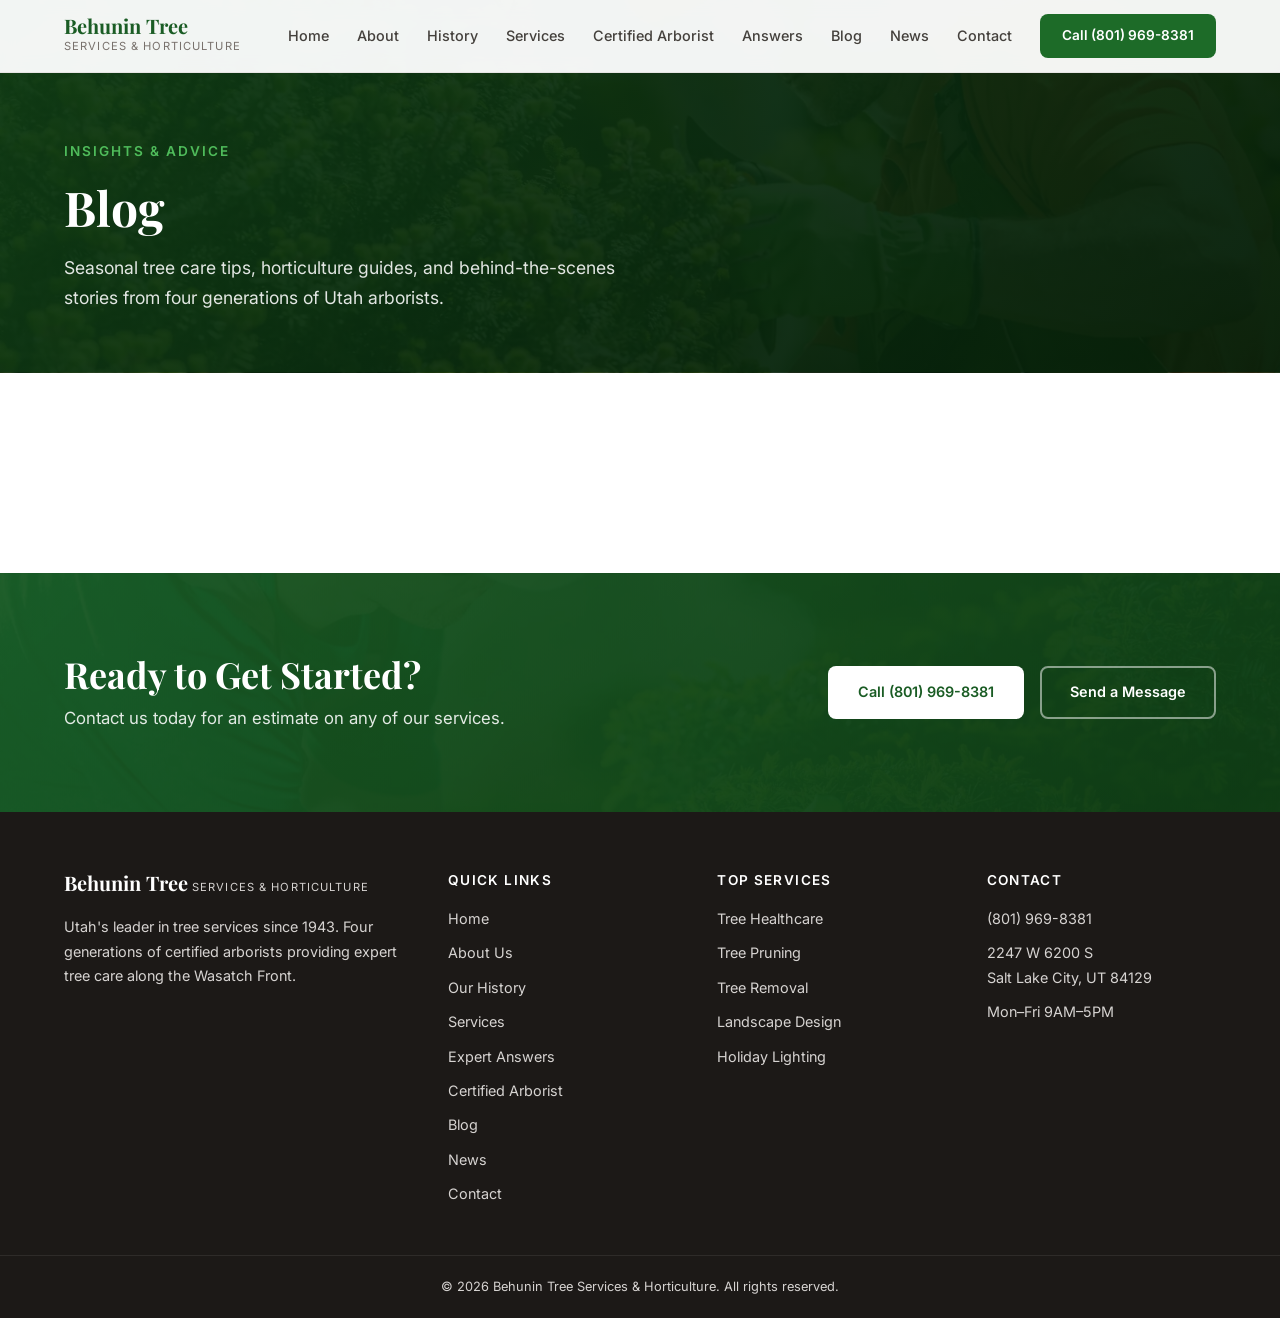
<file: blog.html>
<!DOCTYPE html>
<html lang="en">
<head>
  <meta charset="UTF-8">
  <meta name="viewport" content="width=device-width, initial-scale=1.0">
  <title>Blog | Behunin Tree Services & Horticulture</title>
  <meta name="description" content="Tree care articles, seasonal guides, and horticulture know-how from Utah's leading certified arborists at Behunin Tree Services.">
  <link rel="preconnect" href="https://fonts.googleapis.com">
  <link rel="preconnect" href="https://fonts.gstatic.com" crossorigin>
  <link rel="preconnect" href="https://app.trysoro.com">
  <link rel="preload" as="style"
        href="https://fonts.googleapis.com/css2?family=Inter:wght@400;500;600;700&family=Playfair+Display:wght@600;700&display=swap">
  <noscript><link rel="stylesheet"
        href="https://fonts.googleapis.com/css2?family=Inter:wght@400;500;600;700&family=Playfair+Display:wght@600;700&display=swap"></noscript>
  <link rel="icon" href="/favicon.ico" sizes="32x32">
  <link rel="icon" type="image/png" href="/favicon-32.png" sizes="32x32">
  <link rel="apple-touch-icon" href="/apple-touch-icon.png">
  <link rel="canonical" href="https://behunintree.com/blog">
  <link rel="stylesheet" href="styles.css">
</head>
<body>

  <!-- Header -->
  <header class="header" id="header">
    <div class="container header-inner">
      <a href="/" class="logo">
        <span class="logo-name">Behunin Tree</span>
        <span class="logo-sub">Services & Horticulture</span>
      </a>
      <nav class="nav" id="nav">
        <a href="/" class="nav-link">Home</a>
        <a href="/#about" class="nav-link">About</a>
        <a href="history.html" class="nav-link">History</a>
        <a href="services.html" class="nav-link">Services</a>
        <a href="/#arborist" class="nav-link">Certified Arborist</a>
        <a href="answers.html" class="nav-link">Answers</a>
        <a href="blog.html" class="nav-link">Blog</a>
        <a href="news.html" class="nav-link">News</a>
        <a href="/#contact" class="nav-link">Contact</a>
        <a href="tel:8019698381" class="btn btn-sm">Call (801) 969-8381</a>
      </nav>
      <button class="menu-toggle" id="menuToggle" aria-label="Toggle menu">
        <span></span><span></span><span></span>
      </button>
    </div>
  </header>

  <!-- Page Hero -->
  <section class="page-hero">
    <div class="container">
      <p class="hero-tag">Insights & Advice</p>
      <h1>Blog</h1>
      <p class="page-hero-desc">Seasonal tree care tips, horticulture guides, and behind-the-scenes stories from four generations of Utah arborists.</p>
    </div>
  </section>

  <!-- Blog Feed -->
  <section class="section">
    <div class="container">
      <div id="soro-blog"></div>
      <!-- referrerpolicy is required: Soro returns an empty article list when it
           receives only the bare origin as Referer, which is what Chrome-family
           browsers send by default (and what our site-wide Referrer-Policy sets).
           Sending the full URL over HTTPS makes the feed load in every browser. -->
      <script src="https://app.trysoro.com/api/embed/4edda41f-2d6e-4177-9c8d-d3baa14f7ead"
              referrerpolicy="no-referrer-when-downgrade" defer></script>
    </div>
  </section>

  <!-- CTA -->
  <section class="cta-banner">
    <div class="container cta-inner">
      <div>
        <h2>Ready to Get Started?</h2>
        <p>Contact us today for an estimate on any of our services.</p>
      </div>
      <div class="cta-actions">
        <a href="tel:8019698381" class="btn btn-white">Call (801) 969-8381</a>
        <a href="/#contact" class="btn btn-outline-white">Send a Message</a>
      </div>
    </div>
  </section>

  <!-- Footer -->
  <footer class="footer">
    <div class="container footer-inner">
      <div class="footer-brand">
        <span class="logo-name">Behunin Tree</span>
        <span class="logo-sub">Services & Horticulture</span>
        <p class="footer-desc">Utah's leader in tree services since 1943. Four generations of certified arborists providing expert tree care along the Wasatch Front.</p>
      </div>
      <div class="footer-links">
        <h3>Quick Links</h3>
        <a href="/">Home</a>
        <a href="/#about">About Us</a>
        <a href="history.html">Our History</a>
        <a href="services.html">Services</a>
        <a href="answers.html">Expert Answers</a>
        <a href="/#arborist">Certified Arborist</a>
        <a href="blog.html">Blog</a>
        <a href="news.html">News</a>
        <a href="/#contact">Contact</a>
      </div>
      <div class="footer-links">
        <h3>Top Services</h3>
        <a href="services.html">Tree Healthcare</a>
        <a href="services.html">Tree Pruning</a>
        <a href="services.html">Tree Removal</a>
        <a href="services.html">Landscape Design</a>
        <a href="services.html">Holiday Lighting</a>
      </div>
      <div class="footer-links">
        <h3>Contact</h3>
        <a href="tel:8019698381">(801) 969-8381</a>
        <span>2247 W 6200 S<br>Salt Lake City, UT 84129</span>
        <span>Mon–Fri 9AM–5PM</span>
      </div>
    </div>
    <div class="footer-bottom">
      <div class="container">
        <p>&copy; 2026 Behunin Tree Services & Horticulture. All rights reserved.</p>
      </div>
    </div>
  </footer>

  <script src="script.js" defer></script>
</body>
</html>
</file>
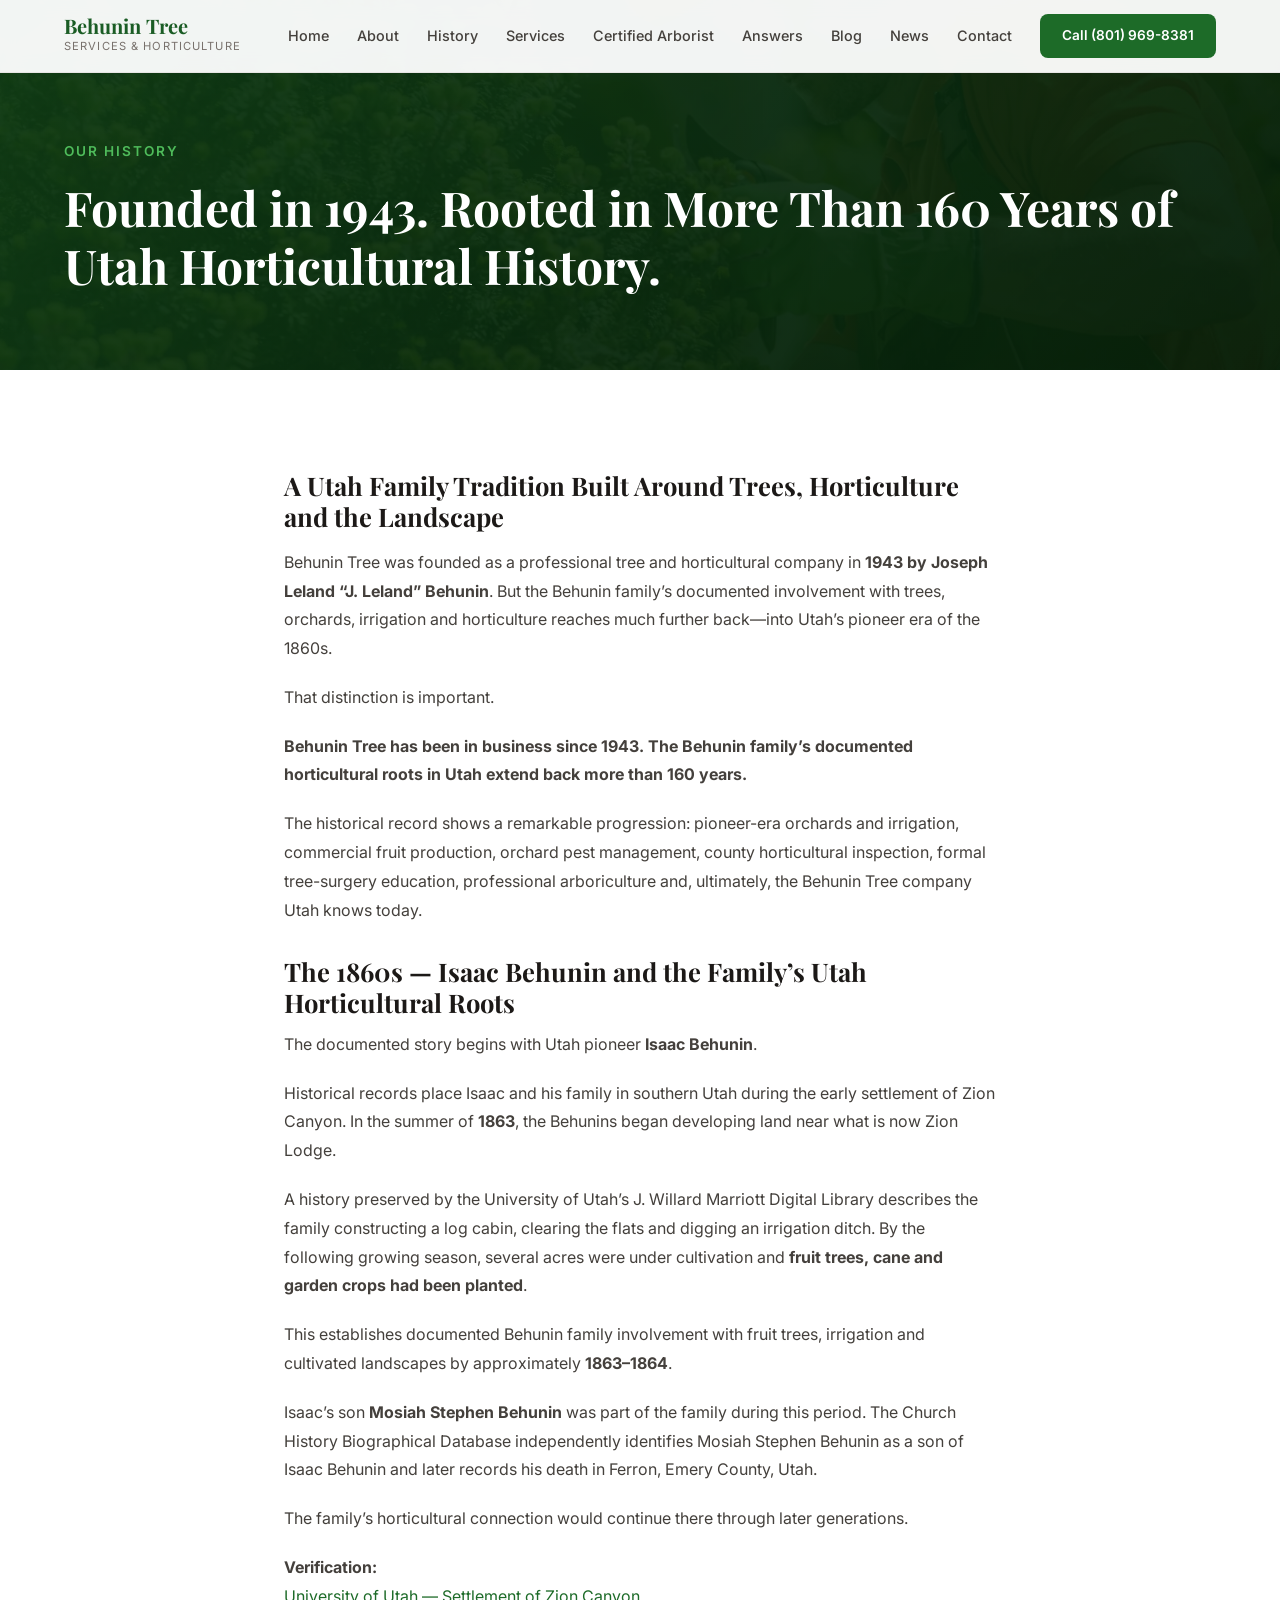
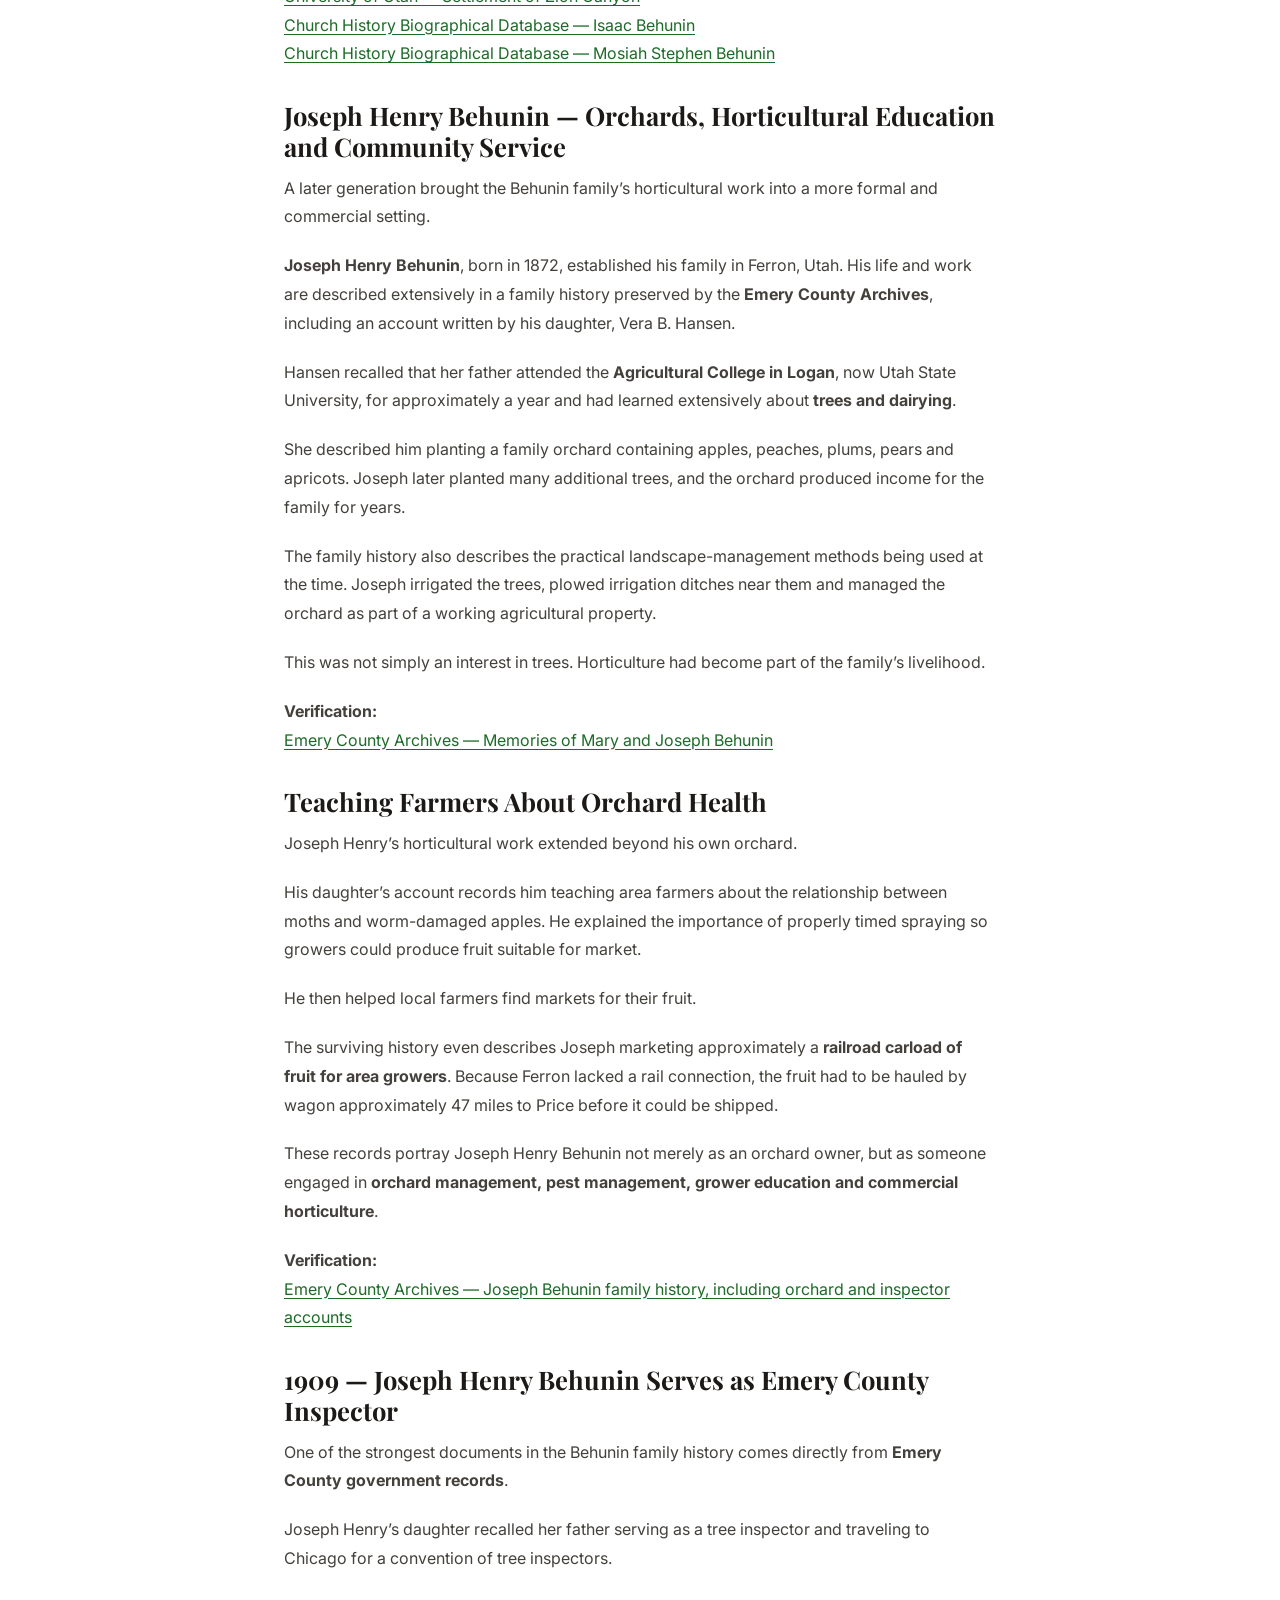
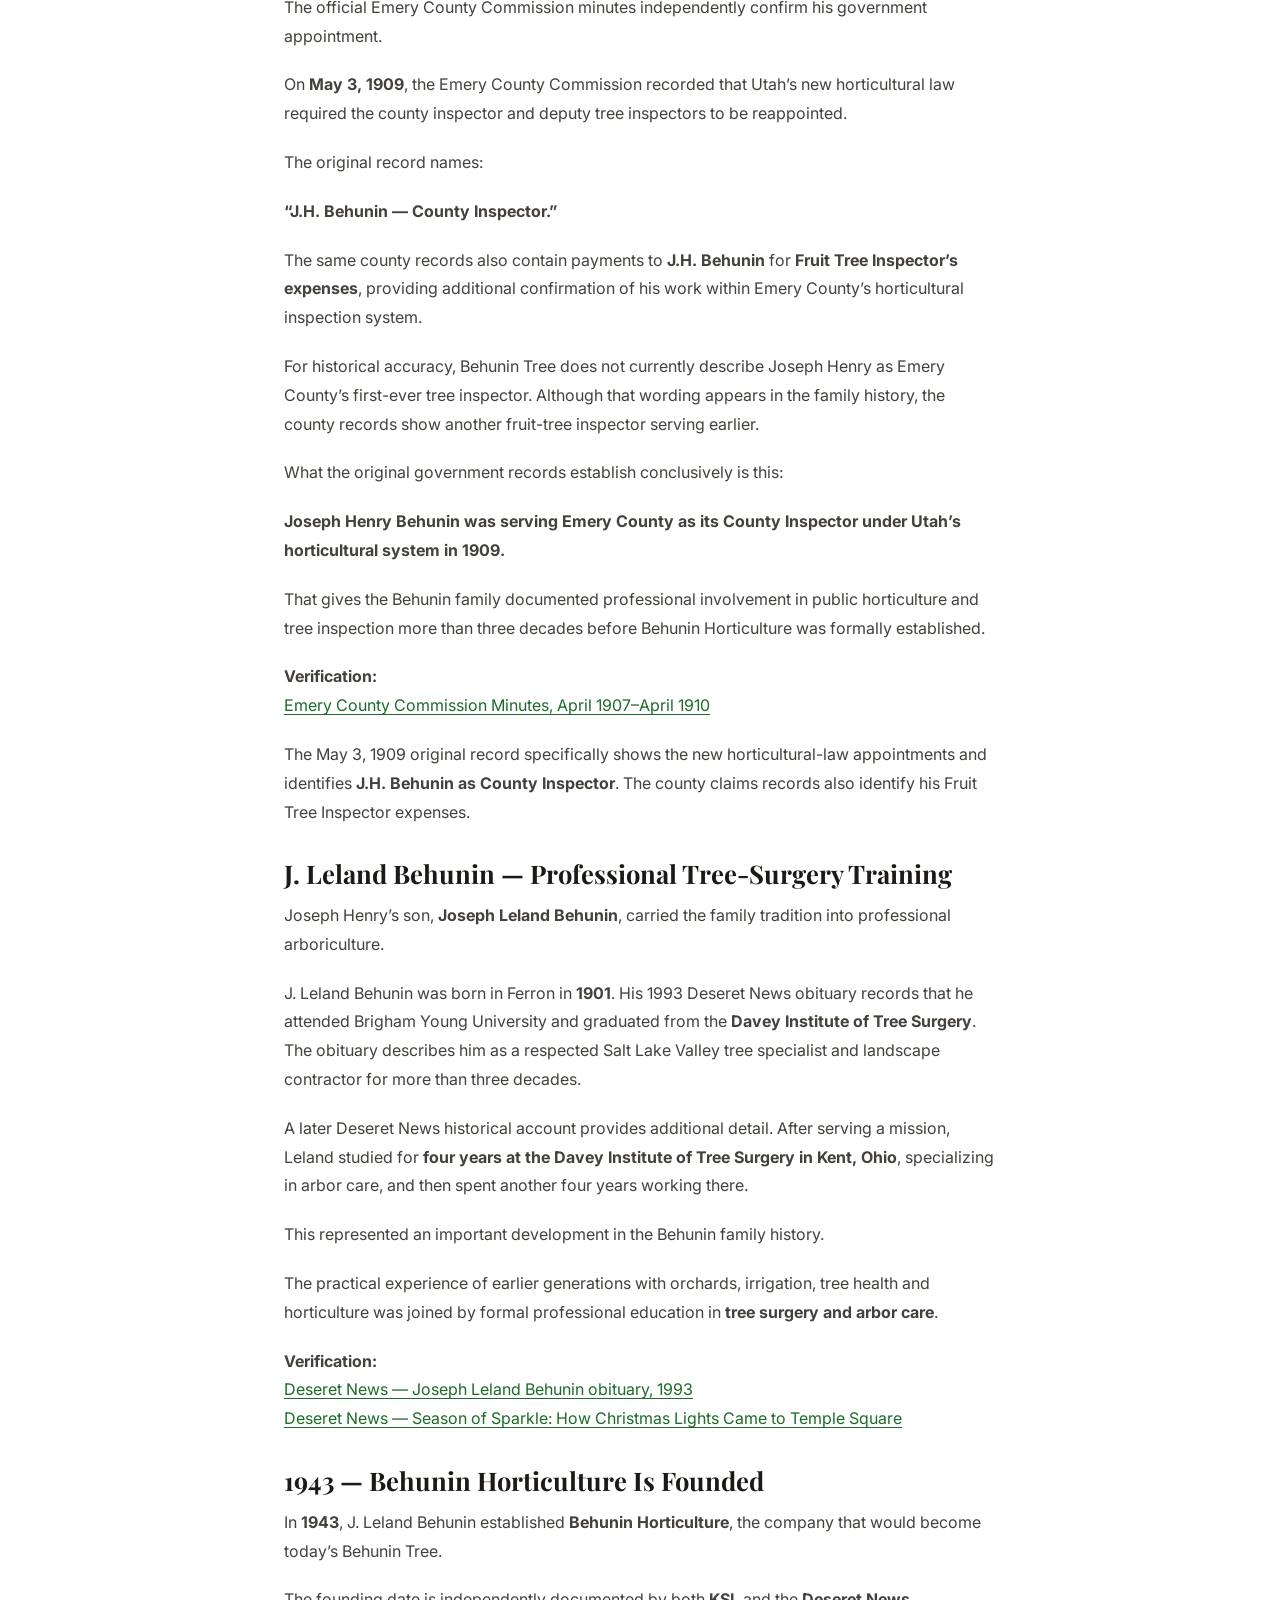
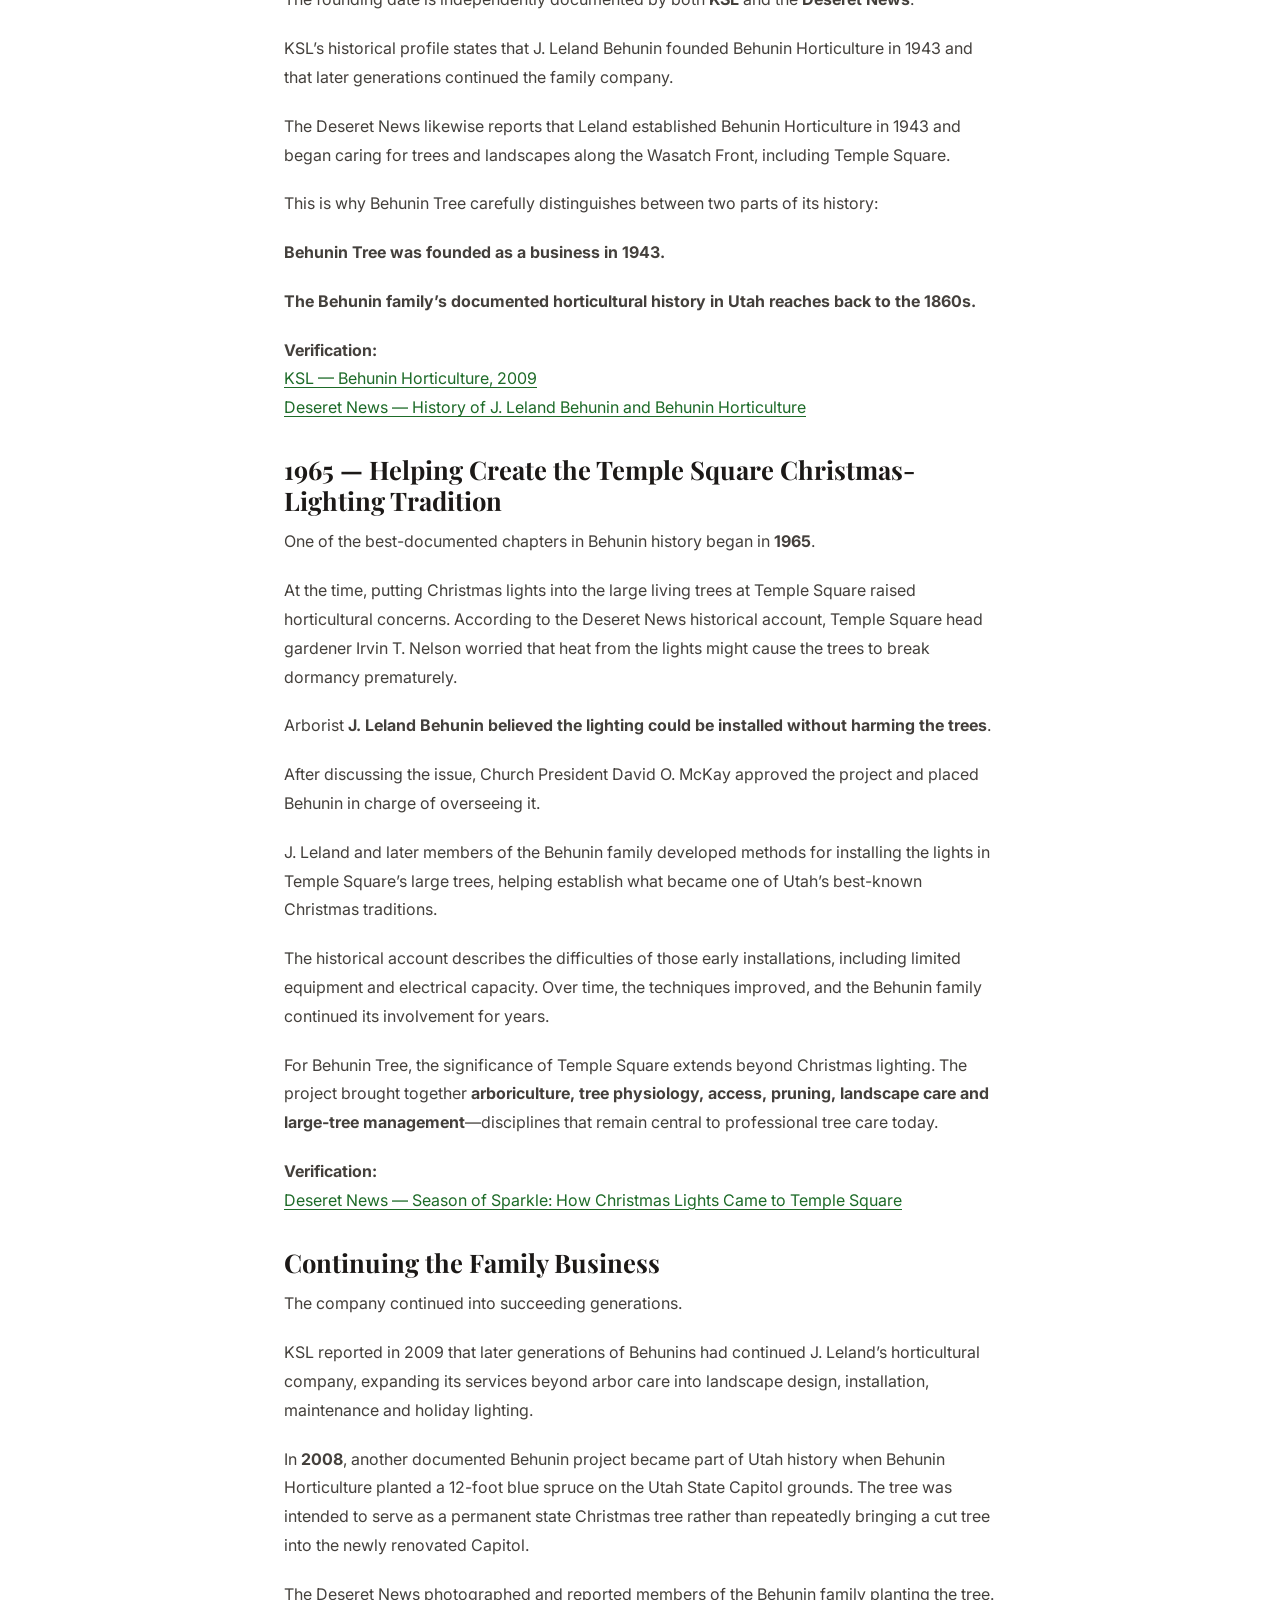
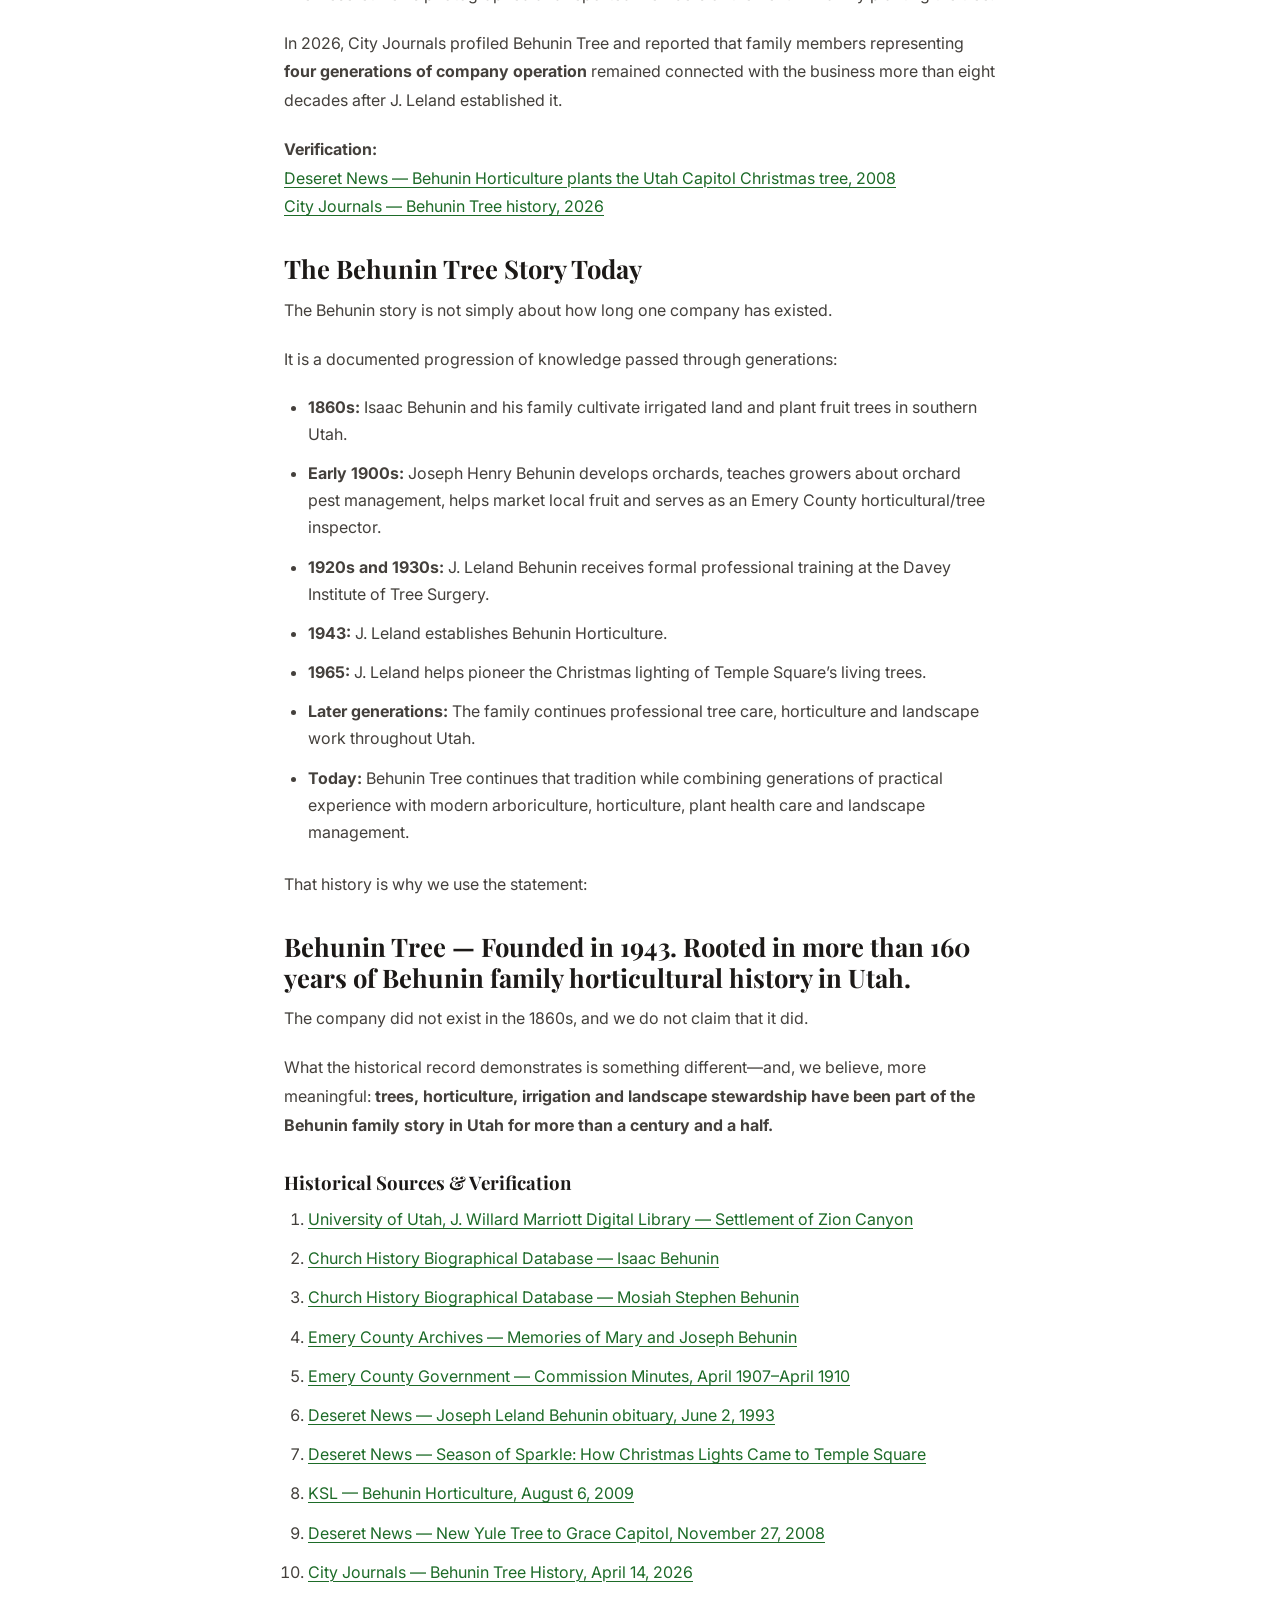
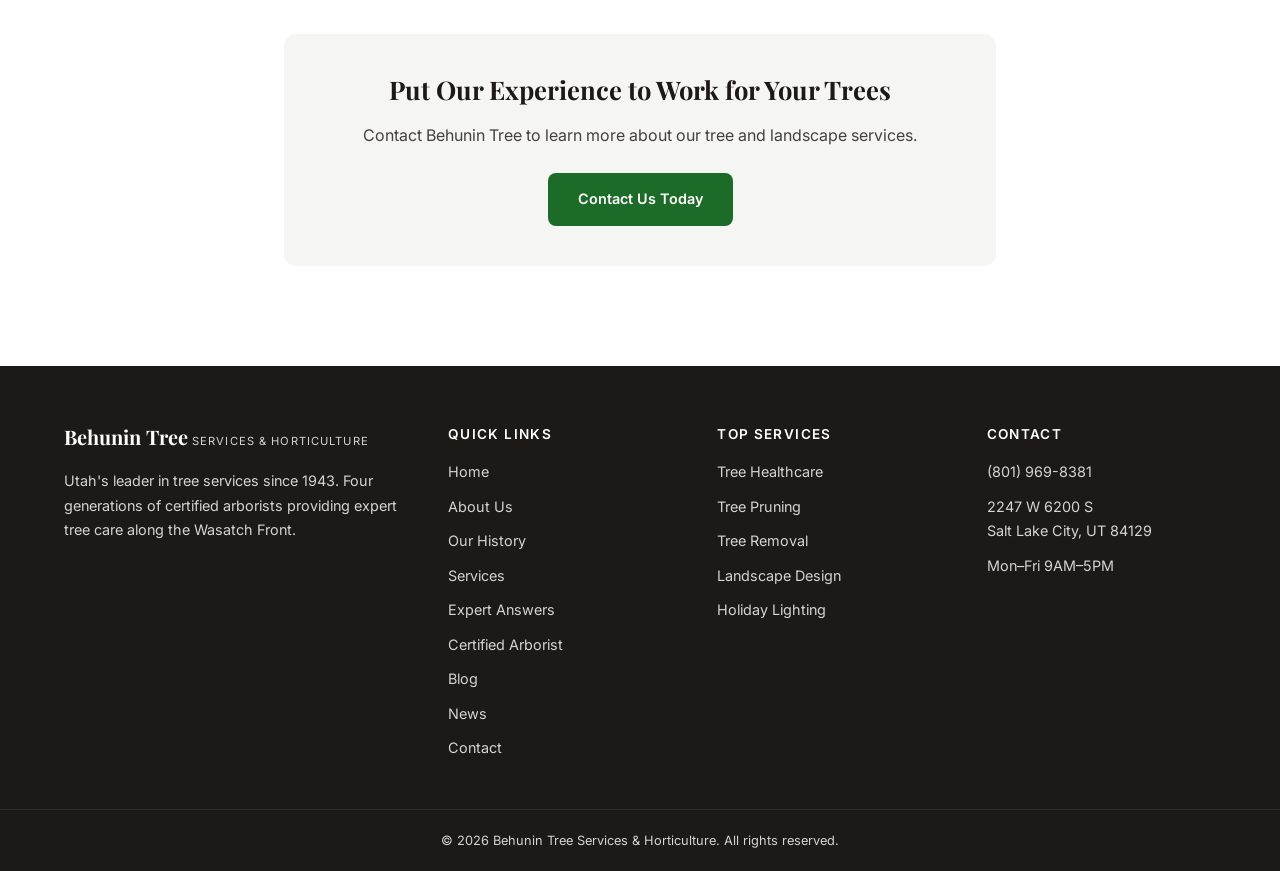
<file: history.html>
<!DOCTYPE html>
<html lang="en">
<head>
  <meta charset="UTF-8">
  <meta name="viewport" content="width=device-width, initial-scale=1.0">
  <title>Our History | Behunin Tree Services &amp; Horticulture</title>
  <meta name="description" content="Founded in 1943. Explore more than 160 years of Behunin family horticultural history in Utah, from pioneer orchards to professional tree care.">
  <link rel="preconnect" href="https://fonts.googleapis.com">
  <link rel="preconnect" href="https://fonts.gstatic.com" crossorigin>
  <link rel="preload" as="style"
        href="https://fonts.googleapis.com/css2?family=Inter:wght@400;500;600;700&family=Playfair+Display:wght@600;700&display=swap">
  <noscript><link rel="stylesheet"
        href="https://fonts.googleapis.com/css2?family=Inter:wght@400;500;600;700&family=Playfair+Display:wght@600;700&display=swap"></noscript>
  <link rel="icon" href="/favicon.ico" sizes="32x32">
  <link rel="icon" type="image/png" href="/favicon-32.png" sizes="32x32">
  <link rel="apple-touch-icon" href="/apple-touch-icon.png">
  <link rel="canonical" href="https://behunintree.com/history">
  <link rel="stylesheet" href="styles.css">
  <script type="application/ld+json">
{
  "@context": "https://schema.org",
  "@type": "LocalBusiness",
  "@id": "https://behunintree.com/#organization",
  "name": "Behunin Tree Services & Horticulture",
  "alternateName": "Behunin Tree",
  "url": "https://behunintree.com/",
  "logo": "https://behunintree.com/logo.png",
  "image": "https://behunintree.com/img/homepage-hero-1920.jpg",
  "foundingDate": "1943",
  "description": "Utah tree care and horticulture company founded in 1943 and run by four generations of the Behunin family. ISA Certified Arborists providing tree pruning, plant health care, technical tree removal, landscape design, irrigation, and water-conscious landscape management along the Wasatch Front.",
  "telephone": "+1-801-969-8381",
  "address": {
    "@type": "PostalAddress",
    "streetAddress": "2247 West 6200 South",
    "addressLocality": "Salt Lake City",
    "addressRegion": "UT",
    "postalCode": "84129",
    "addressCountry": "US"
  },
  "areaServed": {
    "@type": "State",
    "name": "Utah"
  },
  "openingHoursSpecification": [
    {
      "@type": "OpeningHoursSpecification",
      "dayOfWeek": [
        "Monday",
        "Tuesday",
        "Wednesday",
        "Thursday",
        "Friday"
      ],
      "opens": "09:00",
      "closes": "17:00"
    }
  ],
  "knowsAbout": [
    "Arboriculture",
    "Horticulture",
    "Plant Health Care",
    "Tree Pruning",
    "Irrigation Management",
    "Landscape Water Conservation"
  ],
  "hasCredential": [
    {
      "@type": "EducationalOccupationalCredential",
      "credentialCategory": "certification",
      "name": "ISA Certified Arborist"
    },
    {
      "@type": "EducationalOccupationalCredential",
      "credentialCategory": "certification",
      "name": "TCIA Certified Plant Health Care Technician"
    },
    {
      "@type": "EducationalOccupationalCredential",
      "credentialCategory": "license",
      "name": "Utah DOPL Contractor License"
    }
  ],
  "founder": {
    "@type": "Person",
    "name": "J. Leland Behunin"
  },
  "employee": {
    "@type": "Person",
    "name": "Benjamin S. Behunin",
    "jobTitle": "Certified Arborist",
    "hasCredential": {
      "@type": "EducationalOccupationalCredential",
      "credentialCategory": "degree",
      "name": "M.S. Horticulture"
    }
  }
}
  </script>
</head>
<body>

  <!-- Header -->
  <header class="header" id="header">
    <div class="container header-inner">
      <a href="/" class="logo">
        <span class="logo-name">Behunin Tree</span>
        <span class="logo-sub">Services & Horticulture</span>
      </a>
      <nav class="nav" id="nav">
        <a href="/" class="nav-link">Home</a>
        <a href="/#about" class="nav-link">About</a>
        <a href="history.html" class="nav-link">History</a>
        <a href="services.html" class="nav-link">Services</a>
        <a href="/#arborist" class="nav-link">Certified Arborist</a>
        <a href="answers.html" class="nav-link">Answers</a>
        <a href="blog.html" class="nav-link">Blog</a>
        <a href="news.html" class="nav-link">News</a>
        <a href="/#contact" class="nav-link">Contact</a>
        <a href="tel:8019698381" class="btn btn-sm">Call (801) 969-8381</a>
      </nav>
      <button class="menu-toggle" id="menuToggle" aria-label="Toggle menu">
        <span></span><span></span><span></span>
      </button>
    </div>
  </header>

  <main id="main-content">
    <section class="page-hero">
      <div class="container">
        <p class="hero-tag">Our History</p>
        <h1>Founded in 1943. Rooted in More Than 160 Years of Utah Horticultural History.</h1>
      </div>
    </section>
    <article class="section" aria-label="The Behunin family and company history">
      <div class="container article-content history-content">
<h2 id="a-utah-family-tradition-built-around-trees-horticulture-and-the-landscape">A Utah Family Tradition Built Around Trees, Horticulture and the Landscape</h2>
<p>Behunin Tree was founded as a professional tree and horticultural company in <strong>1943 by Joseph Leland “J. Leland” Behunin</strong>. But the Behunin family’s documented involvement with trees, orchards, irrigation and horticulture reaches much further back—into Utah’s pioneer era of the 1860s.</p>
<p>That distinction is important.</p>
<p><strong>Behunin Tree has been in business since 1943. The Behunin family’s documented horticultural roots in Utah extend back more than 160 years.</strong></p>
<p>The historical record shows a remarkable progression: pioneer-era orchards and irrigation, commercial fruit production, orchard pest management, county horticultural inspection, formal tree-surgery education, professional arboriculture and, ultimately, the Behunin Tree company Utah knows today.</p>
<h2 id="the-1860s-isaac-behunin-and-the-familys-utah-horticultural-roots">The 1860s — Isaac Behunin and the Family’s Utah Horticultural Roots</h2>
<p>The documented story begins with Utah pioneer <strong>Isaac Behunin</strong>.</p>
<p>Historical records place Isaac and his family in southern Utah during the early settlement of Zion Canyon. In the summer of <strong>1863</strong>, the Behunins began developing land near what is now Zion Lodge.</p>
<p>A history preserved by the University of Utah’s J. Willard Marriott Digital Library describes the family constructing a log cabin, clearing the flats and digging an irrigation ditch. By the following growing season, several acres were under cultivation and <strong>fruit trees, cane and garden crops had been planted</strong>.</p>
<p>This establishes documented Behunin family involvement with fruit trees, irrigation and cultivated landscapes by approximately <strong>1863–1864</strong>.</p>
<p>Isaac’s son <strong>Mosiah Stephen Behunin</strong> was part of the family during this period. The Church History Biographical Database independently identifies Mosiah Stephen Behunin as a son of Isaac Behunin and later records his death in Ferron, Emery County, Utah.</p>
<p>The family’s horticultural connection would continue there through later generations.</p>
<p><strong>Verification:</strong><br />
<a href="https://collections.lib.utah.edu/details?id=420225">University of Utah — Settlement of Zion Canyon</a><br />
<a href="https://history.churchofjesuschrist.org/chd/individual/isaac-behunin-1803?lang=eng">Church History Biographical Database — Isaac Behunin</a><br />
<a href="https://history.churchofjesuschrist.org/chd/individual/mosiah-stephen-behunin-1843?lang=eng">Church History Biographical Database — Mosiah Stephen Behunin</a></p>
<h2 id="joseph-henry-behunin-orchards-horticultural-education-and-community-service">Joseph Henry Behunin — Orchards, Horticultural Education and Community Service</h2>
<p>A later generation brought the Behunin family’s horticultural work into a more formal and commercial setting.</p>
<p><strong>Joseph Henry Behunin</strong>, born in 1872, established his family in Ferron, Utah. His life and work are described extensively in a family history preserved by the <strong>Emery County Archives</strong>, including an account written by his daughter, Vera B. Hansen.</p>
<p>Hansen recalled that her father attended the <strong>Agricultural College in Logan</strong>, now Utah State University, for approximately a year and had learned extensively about <strong>trees and dairying</strong>.</p>
<p>She described him planting a family orchard containing apples, peaches, plums, pears and apricots. Joseph later planted many additional trees, and the orchard produced income for the family for years.</p>
<p>The family history also describes the practical landscape-management methods being used at the time. Joseph irrigated the trees, plowed irrigation ditches near them and managed the orchard as part of a working agricultural property.</p>
<p>This was not simply an interest in trees. Horticulture had become part of the family’s livelihood.</p>
<p><strong>Verification:</strong><br />
<a href="https://www.emerycountyarchives.com/uploads/1/4/0/7/140735053/behunin_joseph___zwahlen_mary.pdf">Emery County Archives — Memories of Mary and Joseph Behunin</a></p>
<h2 id="teaching-farmers-about-orchard-health">Teaching Farmers About Orchard Health</h2>
<p>Joseph Henry’s horticultural work extended beyond his own orchard.</p>
<p>His daughter’s account records him teaching area farmers about the relationship between moths and worm-damaged apples. He explained the importance of properly timed spraying so growers could produce fruit suitable for market.</p>
<p>He then helped local farmers find markets for their fruit.</p>
<p>The surviving history even describes Joseph marketing approximately a <strong>railroad carload of fruit for area growers</strong>. Because Ferron lacked a rail connection, the fruit had to be hauled by wagon approximately 47 miles to Price before it could be shipped.</p>
<p>These records portray Joseph Henry Behunin not merely as an orchard owner, but as someone engaged in <strong>orchard management, pest management, grower education and commercial horticulture</strong>.</p>
<p><strong>Verification:</strong><br />
<a href="https://www.emerycountyarchives.com/uploads/1/4/0/7/140735053/behunin_joseph___zwahlen_mary.pdf">Emery County Archives — Joseph Behunin family history, including orchard and inspector accounts</a></p>
<h2 id="joseph-henry-behunin-serves-as-emery-county-inspector">1909 — Joseph Henry Behunin Serves as Emery County Inspector</h2>
<p>One of the strongest documents in the Behunin family history comes directly from <strong>Emery County government records</strong>.</p>
<p>Joseph Henry’s daughter recalled her father serving as a tree inspector and traveling to Chicago for a convention of tree inspectors.</p>
<p>The official Emery County Commission minutes independently confirm his government appointment.</p>
<p>On <strong>May 3, 1909</strong>, the Emery County Commission recorded that Utah’s new horticultural law required the county inspector and deputy tree inspectors to be reappointed.</p>
<p>The original record names:</p>
<p><strong>“J.H. Behunin — County Inspector.”</strong></p>
<p>The same county records also contain payments to <strong>J.H. Behunin</strong> for <strong>Fruit Tree Inspector’s expenses</strong>, providing additional confirmation of his work within Emery County’s horticultural inspection system.</p>
<p>For historical accuracy, Behunin Tree does not currently describe Joseph Henry as Emery County’s first-ever tree inspector. Although that wording appears in the family history, the county records show another fruit-tree inspector serving earlier.</p>
<p>What the original government records establish conclusively is this:</p>
<p><strong>Joseph Henry Behunin was serving Emery County as its County Inspector under Utah’s horticultural system in 1909.</strong></p>
<p>That gives the Behunin family documented professional involvement in public horticulture and tree inspection more than three decades before Behunin Horticulture was formally established.</p>
<p><strong>Verification:</strong><br />
<a href="https://emerycounty.com/wp-content/uploads/2023/03/07-April-1907-April-1910.pdf">Emery County Commission Minutes, April 1907–April 1910</a></p>
<p>The May 3, 1909 original record specifically shows the new horticultural-law appointments and identifies <strong>J.H. Behunin as County Inspector</strong>. The county claims records also identify his Fruit Tree Inspector expenses.</p>
<h2 id="j.leland-behunin-professional-tree-surgery-training">J. Leland Behunin — Professional Tree-Surgery Training</h2>
<p>Joseph Henry’s son, <strong>Joseph Leland Behunin</strong>, carried the family tradition into professional arboriculture.</p>
<p>J. Leland Behunin was born in Ferron in <strong>1901</strong>. His 1993 Deseret News obituary records that he attended Brigham Young University and graduated from the <strong>Davey Institute of Tree Surgery</strong>. The obituary describes him as a respected Salt Lake Valley tree specialist and landscape contractor for more than three decades.</p>
<p>A later Deseret News historical account provides additional detail. After serving a mission, Leland studied for <strong>four years at the Davey Institute of Tree Surgery in Kent, Ohio</strong>, specializing in arbor care, and then spent another four years working there.</p>
<p>This represented an important development in the Behunin family history.</p>
<p>The practical experience of earlier generations with orchards, irrigation, tree health and horticulture was joined by formal professional education in <strong>tree surgery and arbor care</strong>.</p>
<p><strong>Verification:</strong><br />
<a href="https://www.deseret.com/1993/6/2/19049595/death-joseph-leland-behunin-may-20-1901-may-31-1993/">Deseret News — Joseph Leland Behunin obituary, 1993</a><br />
<a href="https://www.deseret.com/2011/11/23/20233100/season-of-sparkle-how-christmas-lights-came-to-temple-square/">Deseret News — Season of Sparkle: How Christmas Lights Came to Temple Square</a></p>
<h2 id="behunin-horticulture-is-founded">1943 — Behunin Horticulture Is Founded</h2>
<p>In <strong>1943</strong>, J. Leland Behunin established <strong>Behunin Horticulture</strong>, the company that would become today’s Behunin Tree.</p>
<p>The founding date is independently documented by both <strong>KSL</strong> and the <strong>Deseret News</strong>.</p>
<p>KSL’s historical profile states that J. Leland Behunin founded Behunin Horticulture in 1943 and that later generations continued the family company.</p>
<p>The Deseret News likewise reports that Leland established Behunin Horticulture in 1943 and began caring for trees and landscapes along the Wasatch Front, including Temple Square.</p>
<p>This is why Behunin Tree carefully distinguishes between two parts of its history:</p>
<p><strong>Behunin Tree was founded as a business in 1943.</strong></p>
<p><strong>The Behunin family’s documented horticultural history in Utah reaches back to the 1860s.</strong></p>
<p><strong>Verification:</strong><br />
<a href="https://www.ksl.com/article/7540156/behunin-horticulture">KSL — Behunin Horticulture, 2009</a><br />
<a href="https://www.deseret.com/2011/11/23/20233100/season-of-sparkle-how-christmas-lights-came-to-temple-square/">Deseret News — History of J. Leland Behunin and Behunin Horticulture</a></p>
<h2 id="helping-create-the-temple-square-christmas-lighting-tradition">1965 — Helping Create the Temple Square Christmas-Lighting Tradition</h2>
<p>One of the best-documented chapters in Behunin history began in <strong>1965</strong>.</p>
<p>At the time, putting Christmas lights into the large living trees at Temple Square raised horticultural concerns. According to the Deseret News historical account, Temple Square head gardener Irvin T. Nelson worried that heat from the lights might cause the trees to break dormancy prematurely.</p>
<p>Arborist <strong>J. Leland Behunin believed the lighting could be installed without harming the trees</strong>.</p>
<p>After discussing the issue, Church President David O. McKay approved the project and placed Behunin in charge of overseeing it.</p>
<p>J. Leland and later members of the Behunin family developed methods for installing the lights in Temple Square’s large trees, helping establish what became one of Utah’s best-known Christmas traditions.</p>
<p>The historical account describes the difficulties of those early installations, including limited equipment and electrical capacity. Over time, the techniques improved, and the Behunin family continued its involvement for years.</p>
<p>For Behunin Tree, the significance of Temple Square extends beyond Christmas lighting. The project brought together <strong>arboriculture, tree physiology, access, pruning, landscape care and large-tree management</strong>—disciplines that remain central to professional tree care today.</p>
<p><strong>Verification:</strong><br />
<a href="https://www.deseret.com/2011/11/23/20233100/season-of-sparkle-how-christmas-lights-came-to-temple-square/">Deseret News — Season of Sparkle: How Christmas Lights Came to Temple Square</a></p>
<h2 id="continuing-the-family-business">Continuing the Family Business</h2>
<p>The company continued into succeeding generations.</p>
<p>KSL reported in 2009 that later generations of Behunins had continued J. Leland’s horticultural company, expanding its services beyond arbor care into landscape design, installation, maintenance and holiday lighting.</p>
<p>In <strong>2008</strong>, another documented Behunin project became part of Utah history when Behunin Horticulture planted a 12-foot blue spruce on the Utah State Capitol grounds. The tree was intended to serve as a permanent state Christmas tree rather than repeatedly bringing a cut tree into the newly renovated Capitol.</p>
<p>The Deseret News photographed and reported members of the Behunin family planting the tree.</p>
<p>In 2026, City Journals profiled Behunin Tree and reported that family members representing <strong>four generations of company operation</strong> remained connected with the business more than eight decades after J. Leland established it.</p>
<p><strong>Verification:</strong><br />
<a href="https://www.deseret.com/2008/11/27/20288308/new-yule-tree-to-grace-capitol/">Deseret News — Behunin Horticulture plants the Utah Capitol Christmas tree, 2008</a><br />
<a href="https://www.valleyjournals.com/2026/04/14/569558/born-during-the-height-of-world-war-ii-behunin-tree-is-still-going-strong-in-taylorsville">City Journals — Behunin Tree history, 2026</a></p>
<h2 id="the-behunin-tree-story-today">The Behunin Tree Story Today</h2>
<p>The Behunin story is not simply about how long one company has existed.</p>
<p>It is a documented progression of knowledge passed through generations:</p>
<ul>
<li><strong>1860s:</strong> Isaac Behunin and his family cultivate irrigated land and plant fruit trees in southern Utah.</li>
<li><strong>Early 1900s:</strong> Joseph Henry Behunin develops orchards, teaches growers about orchard pest management, helps market local fruit and serves as an Emery County horticultural/tree inspector.</li>
<li><strong>1920s and 1930s:</strong> J. Leland Behunin receives formal professional training at the Davey Institute of Tree Surgery.</li>
<li><strong>1943:</strong> J. Leland establishes Behunin Horticulture.</li>
<li><strong>1965:</strong> J. Leland helps pioneer the Christmas lighting of Temple Square’s living trees.</li>
<li><strong>Later generations:</strong> The family continues professional tree care, horticulture and landscape work throughout Utah.</li>
<li><strong>Today:</strong> Behunin Tree continues that tradition while combining generations of practical experience with modern arboriculture, horticulture, plant health care and landscape management.</li>
</ul>
<p>That history is why we use the statement:</p>
<h2 id="behunin-tree-founded-in-1943.rooted-in-more-than-160-years-of-behunin-family-horticultural-history-in-utah"><strong>Behunin Tree — Founded in 1943. Rooted in more than 160 years of Behunin family horticultural history in Utah.</strong></h2>
<p>The company did not exist in the 1860s, and we do not claim that it did.</p>
<p>What the historical record demonstrates is something different—and, we believe, more meaningful: <strong>trees, horticulture, irrigation and landscape stewardship have been part of the Behunin family story in Utah for more than a century and a half.</strong></p>
<h3 id="historical-sources-verification">Historical Sources &amp; Verification</h3>
<ol>
<li><a href="https://collections.lib.utah.edu/details?id=420225">University of Utah, J. Willard Marriott Digital Library — Settlement of Zion Canyon</a></li>
<li><a href="https://history.churchofjesuschrist.org/chd/individual/isaac-behunin-1803?lang=eng">Church History Biographical Database — Isaac Behunin</a></li>
<li><a href="https://history.churchofjesuschrist.org/chd/individual/mosiah-stephen-behunin-1843?lang=eng">Church History Biographical Database — Mosiah Stephen Behunin</a></li>
<li><a href="https://www.emerycountyarchives.com/uploads/1/4/0/7/140735053/behunin_joseph___zwahlen_mary.pdf">Emery County Archives — Memories of Mary and Joseph Behunin</a></li>
<li><a href="https://emerycounty.com/wp-content/uploads/2023/03/07-April-1907-April-1910.pdf">Emery County Government — Commission Minutes, April 1907–April 1910</a></li>
<li><a href="https://www.deseret.com/1993/6/2/19049595/death-joseph-leland-behunin-may-20-1901-may-31-1993/">Deseret News — Joseph Leland Behunin obituary, June 2, 1993</a></li>
<li><a href="https://www.deseret.com/2011/11/23/20233100/season-of-sparkle-how-christmas-lights-came-to-temple-square/">Deseret News — Season of Sparkle: How Christmas Lights Came to Temple Square</a></li>
<li><a href="https://www.ksl.com/article/7540156/behunin-horticulture">KSL — Behunin Horticulture, August 6, 2009</a></li>
<li><a href="https://www.deseret.com/2008/11/27/20288308/new-yule-tree-to-grace-capitol/">Deseret News — New Yule Tree to Grace Capitol, November 27, 2008</a></li>
<li><a href="https://www.valleyjournals.com/2026/04/14/569558/born-during-the-height-of-world-war-ii-behunin-tree-is-still-going-strong-in-taylorsville">City Journals — Behunin Tree History, April 14, 2026</a></li>
</ol>

        <div class="article-cta">
          <h2>Put Our Experience to Work for Your Trees</h2>
          <p>Contact Behunin Tree to learn more about our tree and landscape services.</p>
          <a href="/#contact" class="btn">Contact Us Today</a>
        </div>
      </div>
    </article>
  </main>
  <!-- Footer -->
  <footer class="footer">
    <div class="container footer-inner">
      <div class="footer-brand">
        <span class="logo-name">Behunin Tree</span>
        <span class="logo-sub">Services & Horticulture</span>
        <p class="footer-desc">Utah's leader in tree services since 1943. Four generations of certified arborists providing expert tree care along the Wasatch Front.</p>
      </div>
      <div class="footer-links">
        <h4>Quick Links</h4>
        <a href="/">Home</a>
        <a href="/#about">About Us</a>
        <a href="history.html" aria-current="page">Our History</a>
        <a href="services.html">Services</a>
        <a href="answers.html">Expert Answers</a>
        <a href="/#arborist">Certified Arborist</a>
        <a href="blog.html">Blog</a>
        <a href="news.html">News</a>
        <a href="/#contact">Contact</a>
      </div>
      <div class="footer-links">
        <h4>Top Services</h4>
        <a href="services.html">Tree Healthcare</a>
        <a href="services.html">Tree Pruning</a>
        <a href="services.html">Tree Removal</a>
        <a href="services.html">Landscape Design</a>
        <a href="services.html">Holiday Lighting</a>
      </div>
      <div class="footer-links">
        <h4>Contact</h4>
        <a href="tel:8019698381">(801) 969-8381</a>
        <span>2247 W 6200 S<br>Salt Lake City, UT 84129</span>
        <span>Mon–Fri 9AM–5PM</span>
      </div>
    </div>
    <div class="footer-bottom">
      <div class="container">
        <p>&copy; 2026 Behunin Tree Services & Horticulture. All rights reserved.</p>
      </div>
    </div>
  </footer>

  <script src="script.js"></script>
</body>
</html>
</file>
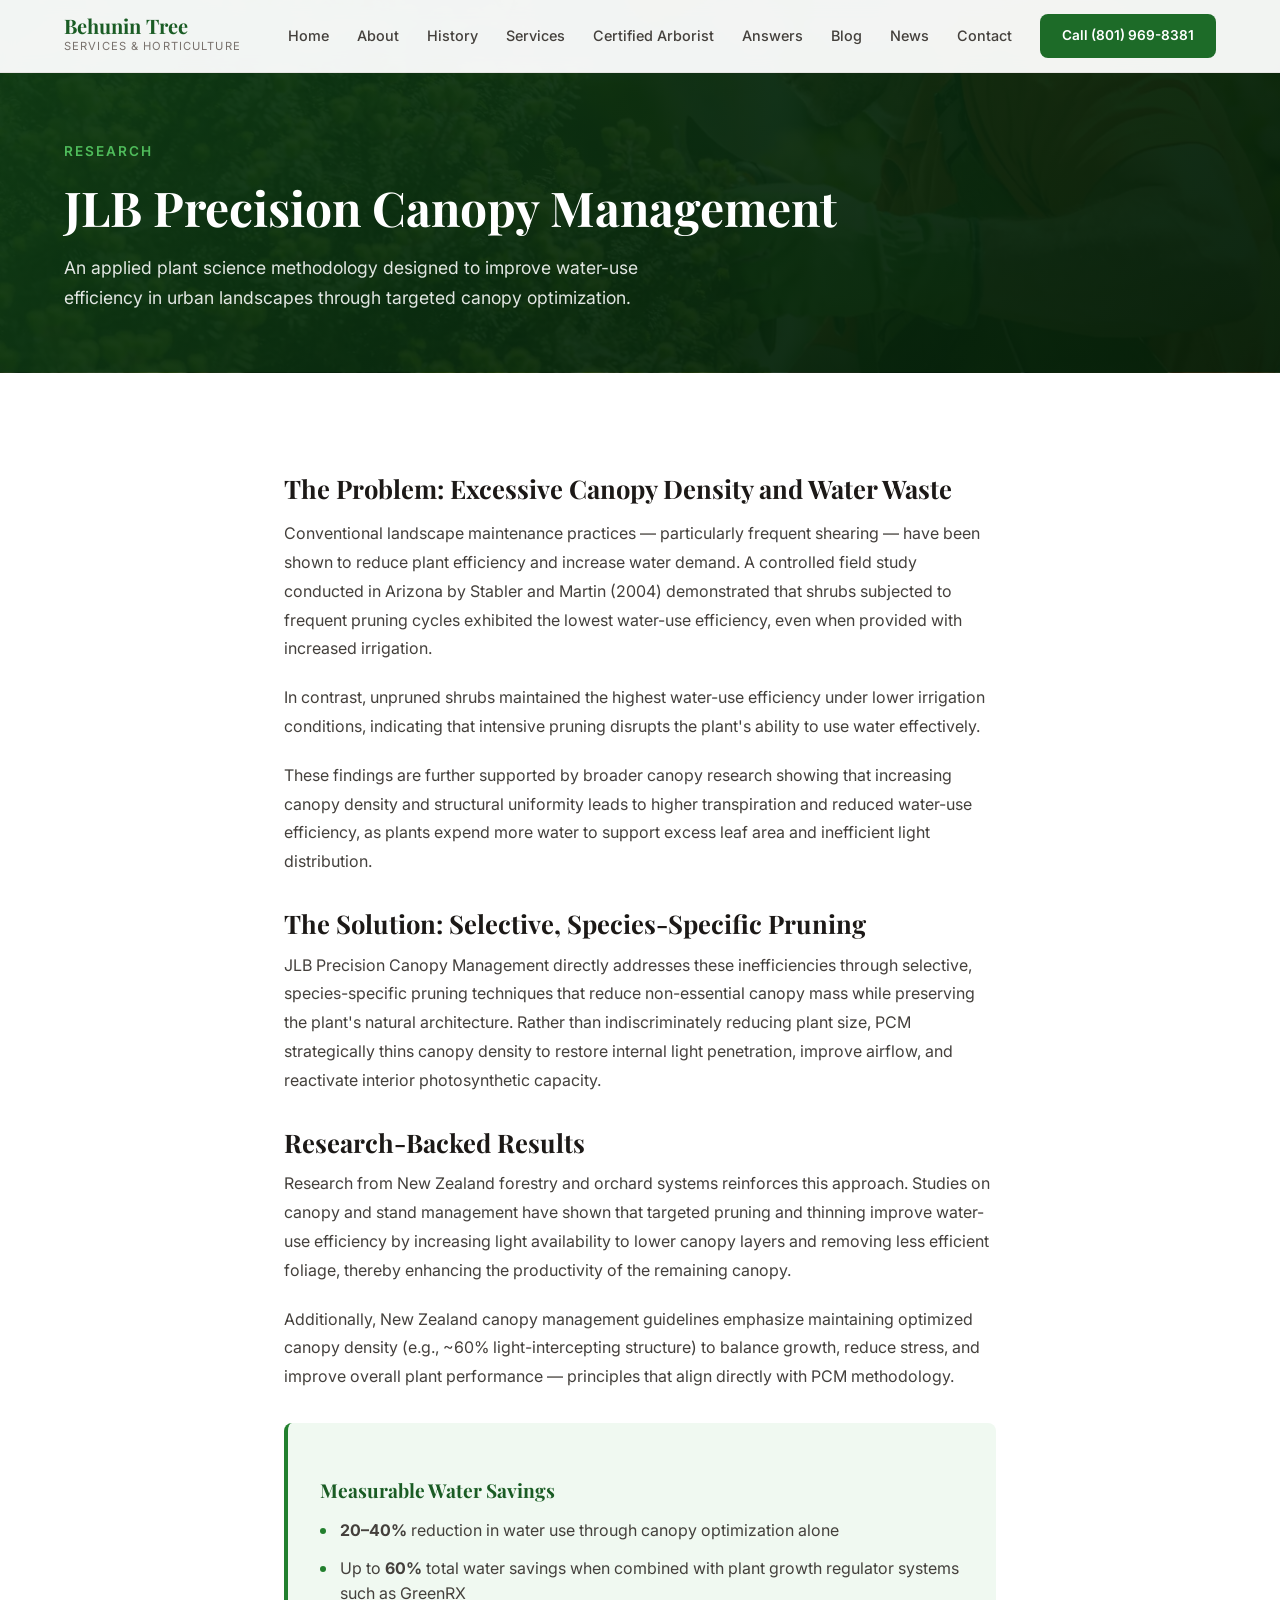
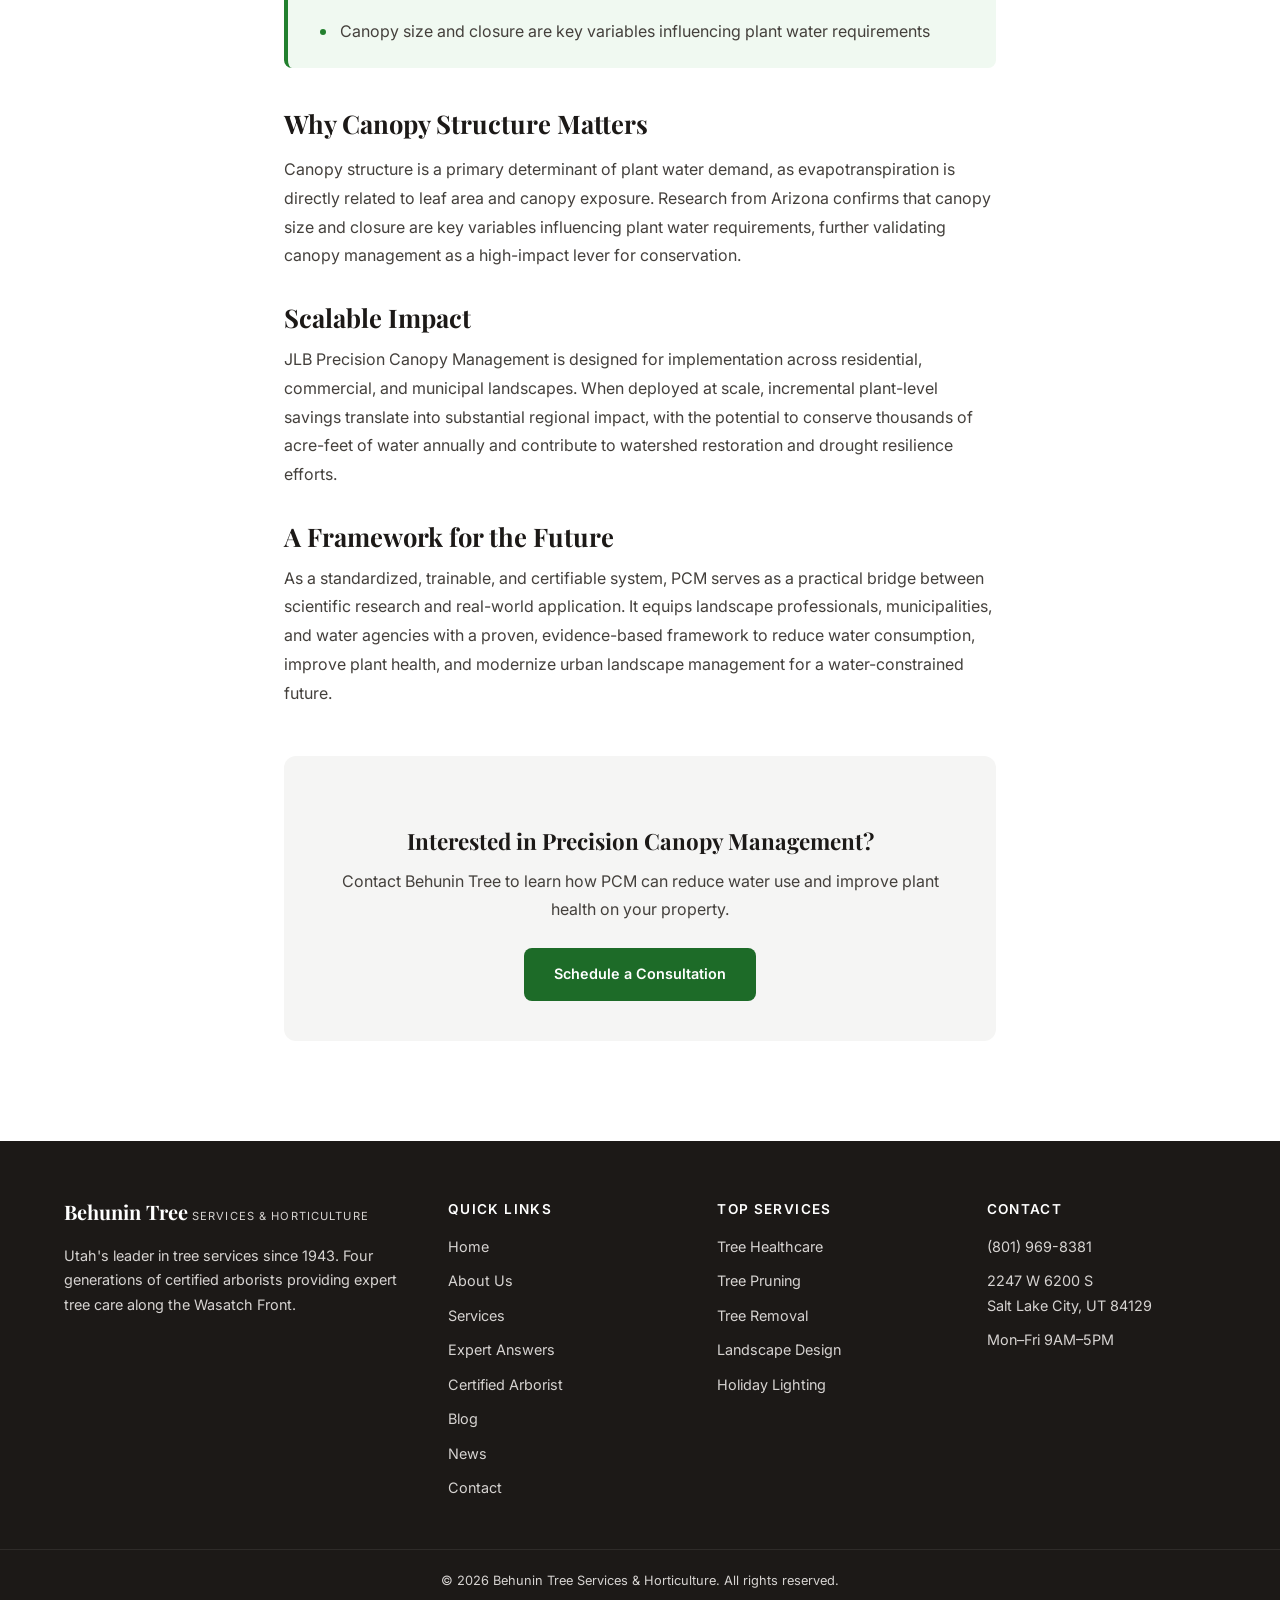
<file: precision-canopy-management.html>
<!DOCTYPE html>
<html lang="en">
<head>
  <meta charset="UTF-8">
  <meta name="viewport" content="width=device-width, initial-scale=1.0">
  <title>JLB Precision Canopy Management | Behunin Tree Services & Horticulture</title>
  <meta name="description" content="JLB Precision Canopy Management (PCM) — an applied plant science methodology designed to improve water-use efficiency in urban landscapes through targeted canopy optimization.">
  <link rel="preconnect" href="https://fonts.googleapis.com">
  <link rel="preconnect" href="https://fonts.gstatic.com" crossorigin>
  <link rel="preload" as="style"
        href="https://fonts.googleapis.com/css2?family=Inter:wght@400;500;600;700&family=Playfair+Display:wght@600;700&display=swap">
  <noscript><link rel="stylesheet"
        href="https://fonts.googleapis.com/css2?family=Inter:wght@400;500;600;700&family=Playfair+Display:wght@600;700&display=swap"></noscript>
  <link rel="icon" href="/favicon.ico" sizes="32x32">
  <link rel="icon" type="image/png" href="/favicon-32.png" sizes="32x32">
  <link rel="apple-touch-icon" href="/apple-touch-icon.png">
  <link rel="canonical" href="https://behunintree.com/precision-canopy-management">
  <link rel="stylesheet" href="styles.css">
</head>
<body>

  <!-- Header -->
  <header class="header" id="header">
    <div class="container header-inner">
      <a href="/" class="logo">
        <span class="logo-name">Behunin Tree</span>
        <span class="logo-sub">Services & Horticulture</span>
      </a>
      <nav class="nav" id="nav">
        <a href="/" class="nav-link">Home</a>
        <a href="/#about" class="nav-link">About</a>
        <a href="history.html" class="nav-link">History</a>
        <a href="services.html" class="nav-link">Services</a>
        <a href="/#arborist" class="nav-link">Certified Arborist</a>
        <a href="answers.html" class="nav-link">Answers</a>
        <a href="blog.html" class="nav-link">Blog</a>
        <a href="news.html" class="nav-link">News</a>
        <a href="/#contact" class="nav-link">Contact</a>
        <a href="tel:8019698381" class="btn btn-sm">Call (801) 969-8381</a>
      </nav>
      <button class="menu-toggle" id="menuToggle" aria-label="Toggle menu">
        <span></span><span></span><span></span>
      </button>
    </div>
  </header>

  <!-- Article -->
  <section class="page-hero">
    <div class="container">
      <p class="hero-tag">Research</p>
      <h1>JLB Precision Canopy Management</h1>
      <p class="page-hero-desc">An applied plant science methodology designed to improve water-use efficiency in urban landscapes through targeted canopy optimization.</p>
    </div>
  </section>

  <article class="section">
    <div class="container article-content">

      <h2>The Problem: Excessive Canopy Density and Water Waste</h2>
      <p>Conventional landscape maintenance practices — particularly frequent shearing — have been shown to reduce plant efficiency and increase water demand. A controlled field study conducted in Arizona by Stabler and Martin (2004) demonstrated that shrubs subjected to frequent pruning cycles exhibited the lowest water-use efficiency, even when provided with increased irrigation.</p>
      <p>In contrast, unpruned shrubs maintained the highest water-use efficiency under lower irrigation conditions, indicating that intensive pruning disrupts the plant's ability to use water effectively.</p>
      <p>These findings are further supported by broader canopy research showing that increasing canopy density and structural uniformity leads to higher transpiration and reduced water-use efficiency, as plants expend more water to support excess leaf area and inefficient light distribution.</p>

      <h2>The Solution: Selective, Species-Specific Pruning</h2>
      <p>JLB Precision Canopy Management directly addresses these inefficiencies through selective, species-specific pruning techniques that reduce non-essential canopy mass while preserving the plant's natural architecture. Rather than indiscriminately reducing plant size, PCM strategically thins canopy density to restore internal light penetration, improve airflow, and reactivate interior photosynthetic capacity.</p>

      <h2>Research-Backed Results</h2>
      <p>Research from New Zealand forestry and orchard systems reinforces this approach. Studies on canopy and stand management have shown that targeted pruning and thinning improve water-use efficiency by increasing light availability to lower canopy layers and removing less efficient foliage, thereby enhancing the productivity of the remaining canopy.</p>
      <p>Additionally, New Zealand canopy management guidelines emphasize maintaining optimized canopy density (e.g., ~60% light-intercepting structure) to balance growth, reduce stress, and improve overall plant performance — principles that align directly with PCM methodology.</p>

      <div class="article-highlight">
        <h3>Measurable Water Savings</h3>
        <ul>
          <li><strong>20–40%</strong> reduction in water use through canopy optimization alone</li>
          <li>Up to <strong>60%</strong> total water savings when combined with plant growth regulator systems such as GreenRX</li>
          <li>Canopy size and closure are key variables influencing plant water requirements</li>
        </ul>
      </div>

      <h2>Why Canopy Structure Matters</h2>
      <p>Canopy structure is a primary determinant of plant water demand, as evapotranspiration is directly related to leaf area and canopy exposure. Research from Arizona confirms that canopy size and closure are key variables influencing plant water requirements, further validating canopy management as a high-impact lever for conservation.</p>

      <h2>Scalable Impact</h2>
      <p>JLB Precision Canopy Management is designed for implementation across residential, commercial, and municipal landscapes. When deployed at scale, incremental plant-level savings translate into substantial regional impact, with the potential to conserve thousands of acre-feet of water annually and contribute to watershed restoration and drought resilience efforts.</p>

      <h2>A Framework for the Future</h2>
      <p>As a standardized, trainable, and certifiable system, PCM serves as a practical bridge between scientific research and real-world application. It equips landscape professionals, municipalities, and water agencies with a proven, evidence-based framework to reduce water consumption, improve plant health, and modernize urban landscape management for a water-constrained future.</p>

      <div class="article-cta">
        <h3>Interested in Precision Canopy Management?</h3>
        <p>Contact Behunin Tree to learn how PCM can reduce water use and improve plant health on your property.</p>
        <a href="/#contact" class="btn">Schedule a Consultation</a>
      </div>

    </div>
  </article>

  <!-- Footer -->
  <footer class="footer">
    <div class="container footer-inner">
      <div class="footer-brand">
        <span class="logo-name">Behunin Tree</span>
        <span class="logo-sub">Services & Horticulture</span>
        <p class="footer-desc">Utah's leader in tree services since 1943. Four generations of certified arborists providing expert tree care along the Wasatch Front.</p>
      </div>
      <div class="footer-links">
        <h4>Quick Links</h4>
        <a href="/">Home</a>
        <a href="/#about">About Us</a>
        <a href="services.html">Services</a>
        <a href="answers.html">Expert Answers</a>
        <a href="/#arborist">Certified Arborist</a>
        <a href="blog.html">Blog</a>
        <a href="news.html">News</a>
        <a href="/#contact">Contact</a>
      </div>
      <div class="footer-links">
        <h4>Top Services</h4>
        <a href="services.html">Tree Healthcare</a>
        <a href="services.html">Tree Pruning</a>
        <a href="services.html">Tree Removal</a>
        <a href="services.html">Landscape Design</a>
        <a href="services.html">Holiday Lighting</a>
      </div>
      <div class="footer-links">
        <h4>Contact</h4>
        <a href="tel:8019698381">(801) 969-8381</a>
        <span>2247 W 6200 S<br>Salt Lake City, UT 84129</span>
        <span>Mon–Fri 9AM–5PM</span>
      </div>
    </div>
    <div class="footer-bottom">
      <div class="container">
        <p>&copy; 2026 Behunin Tree Services & Horticulture. All rights reserved.</p>
      </div>
    </div>
  </footer>

  <script src="script.js"></script>
</body>
</html>
</file>
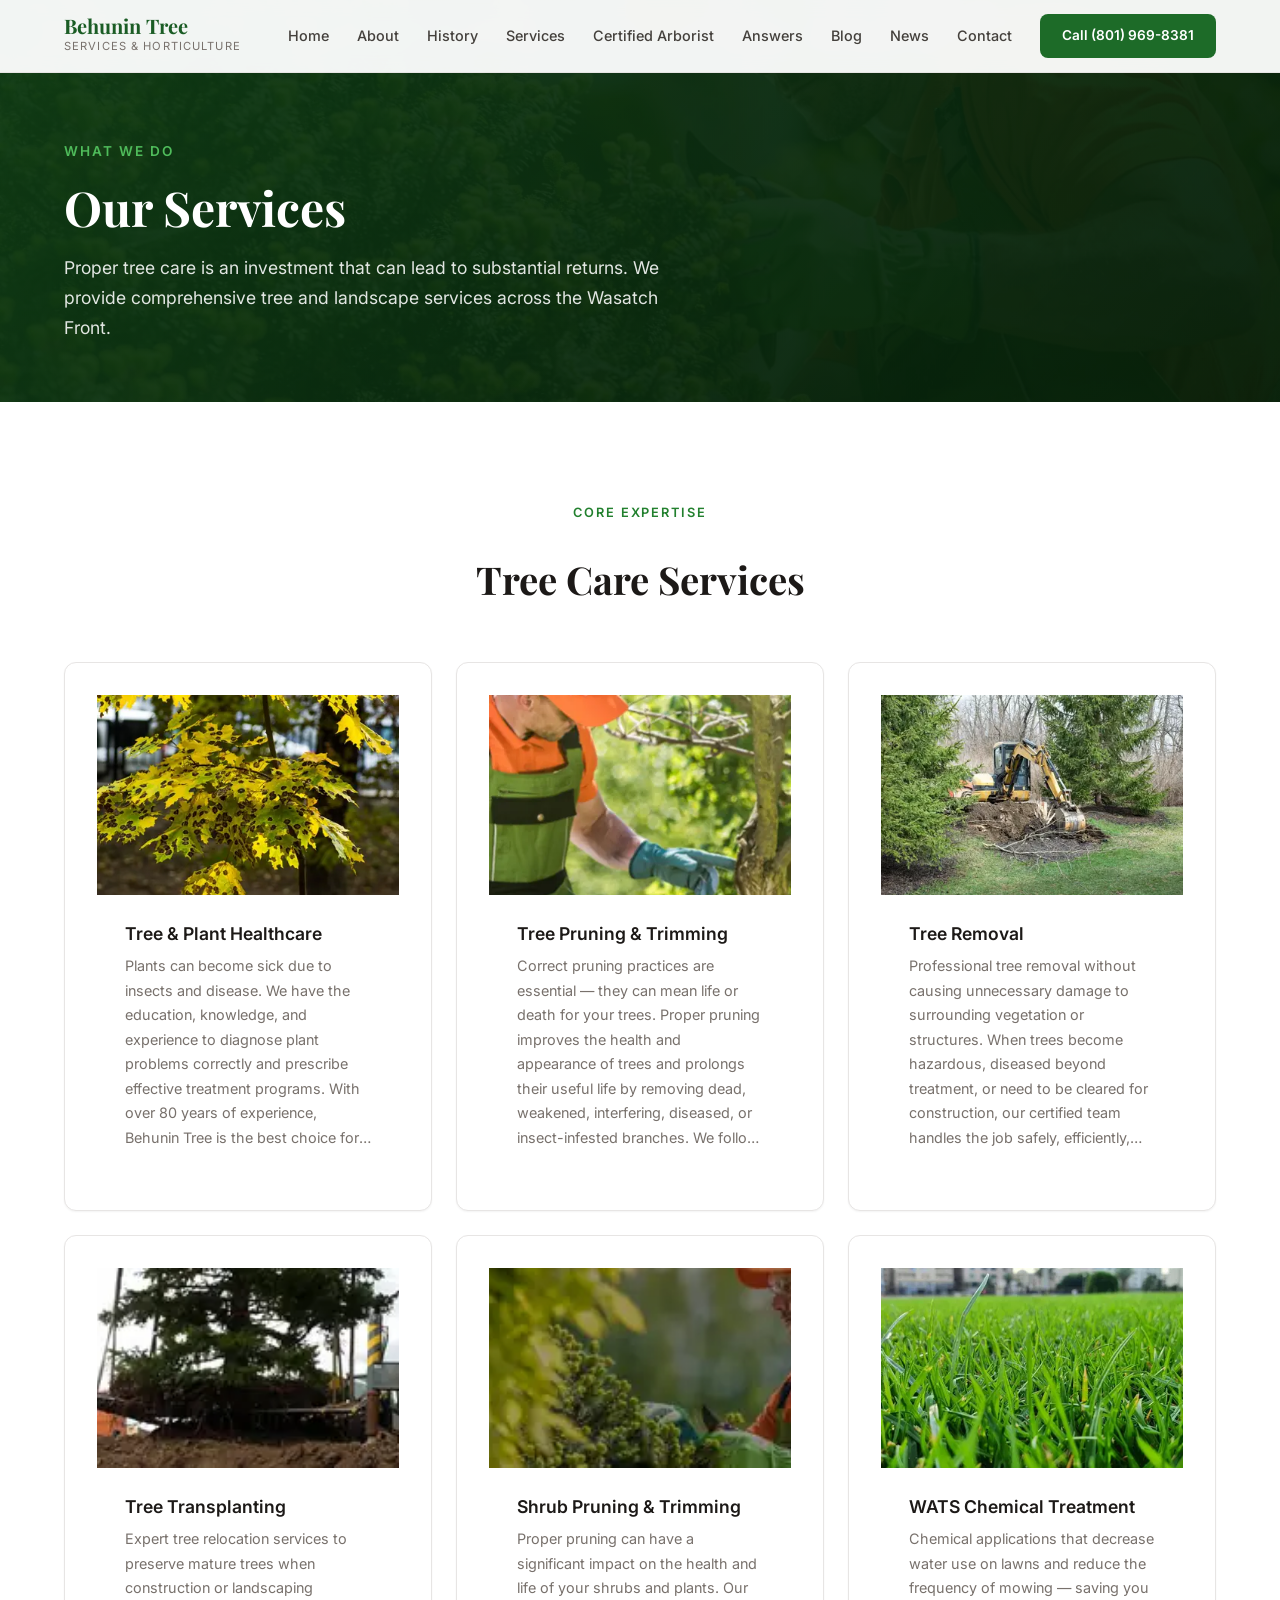
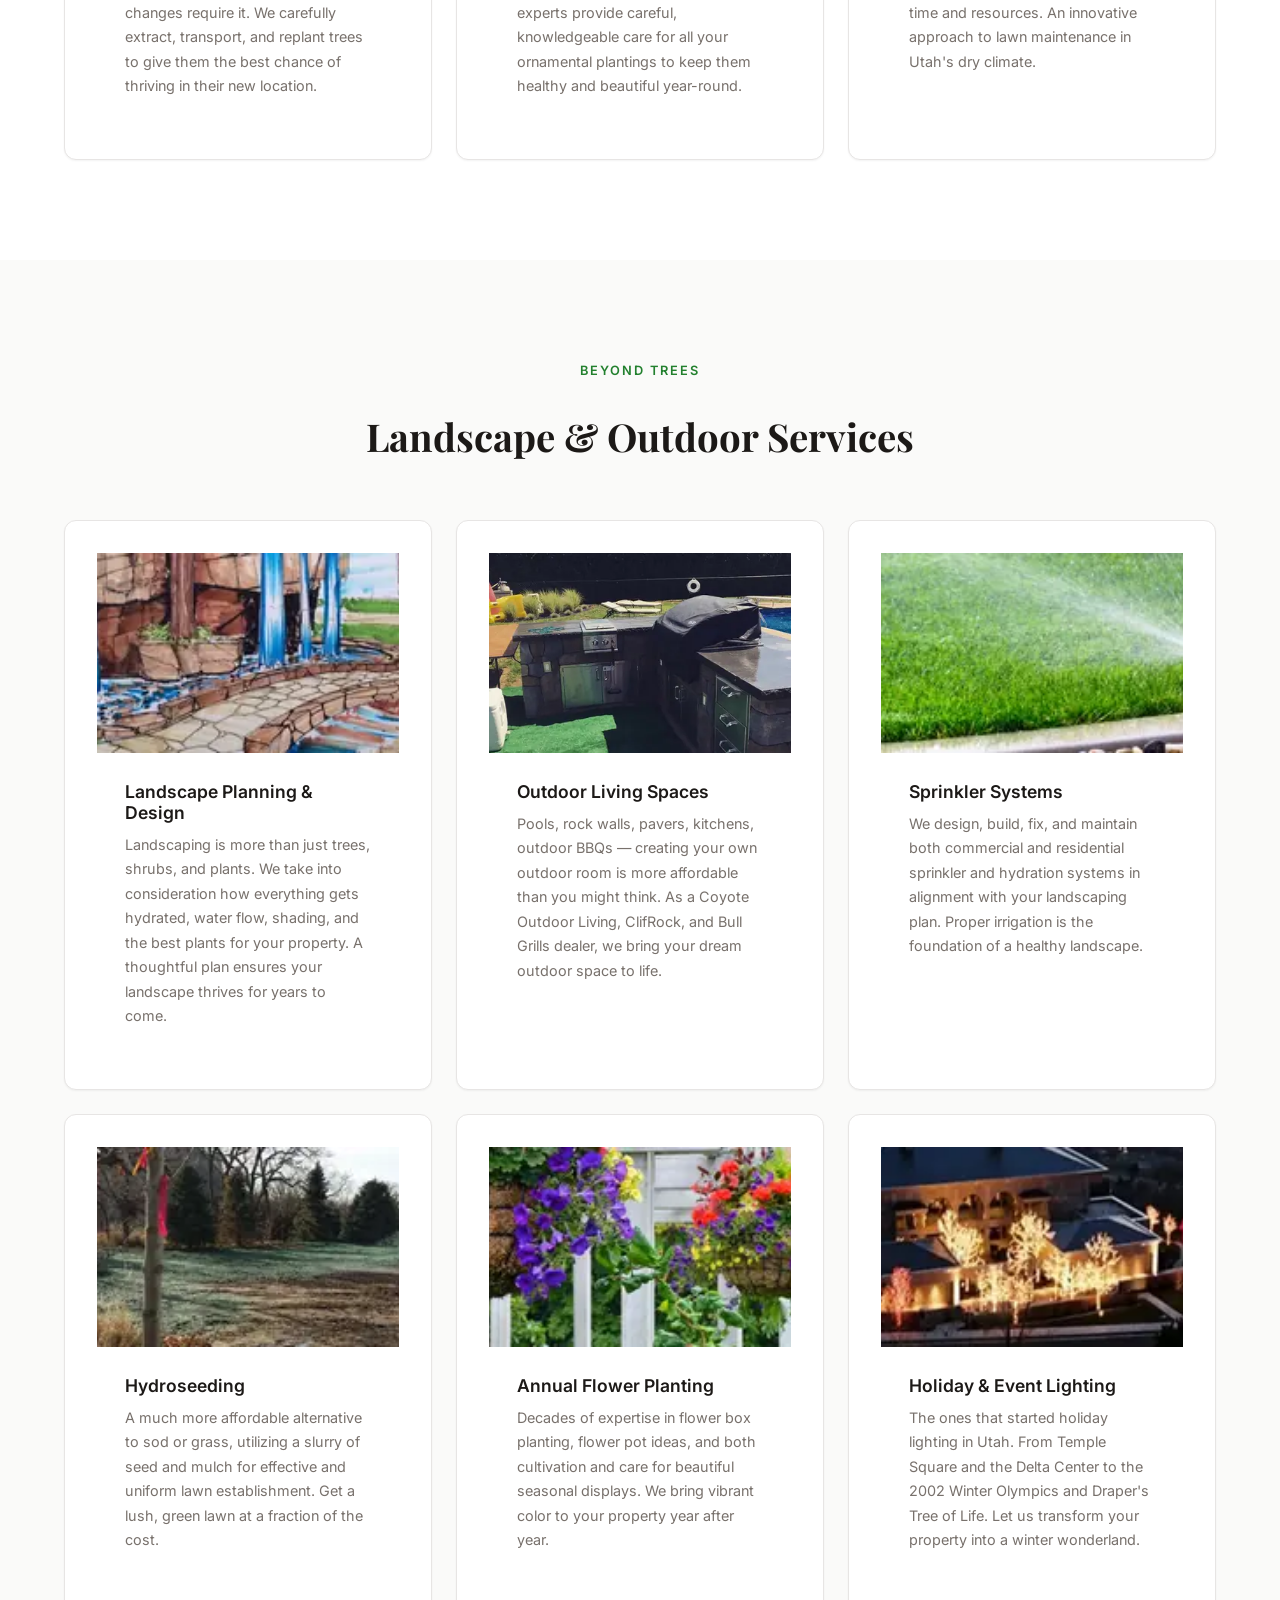
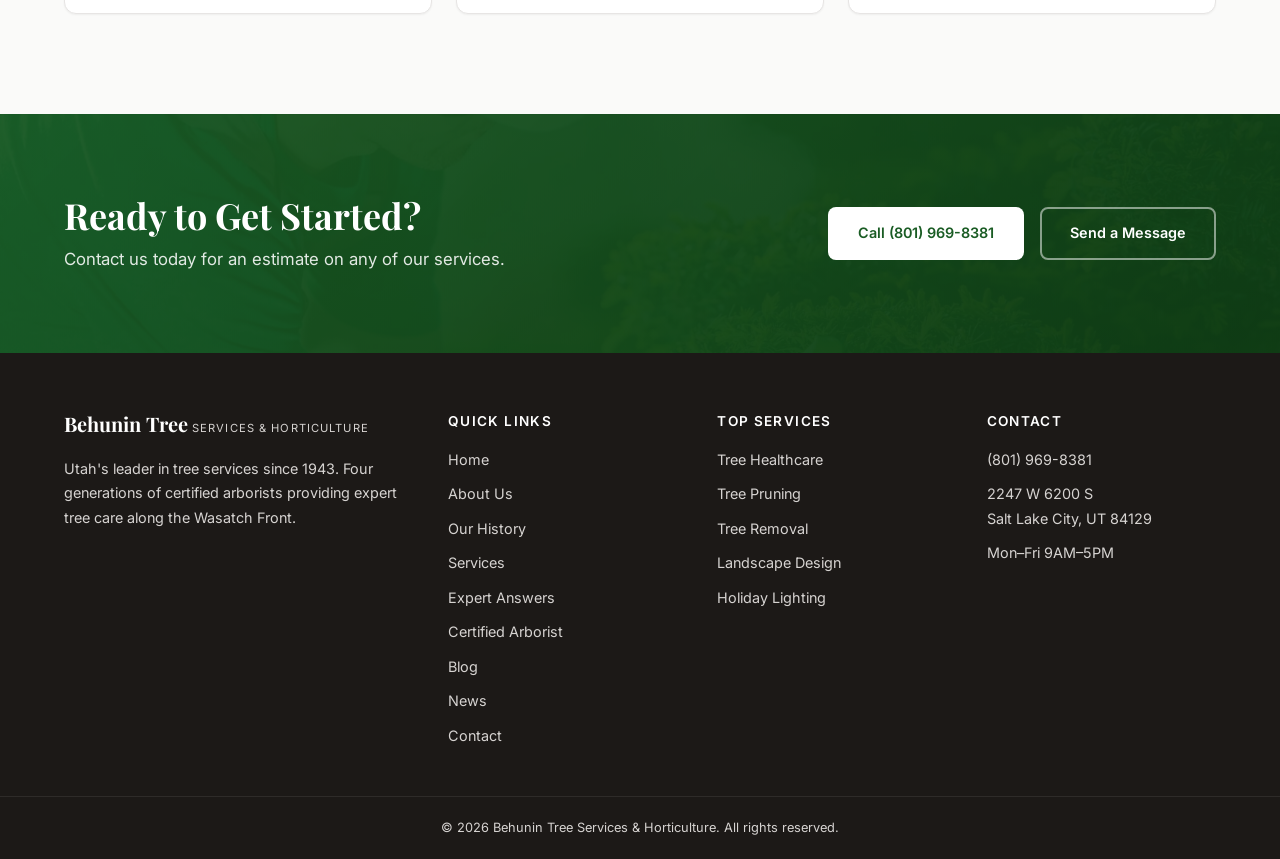
<file: services.html>
<!DOCTYPE html>
<html lang="en">
<head>
  <meta charset="UTF-8">
  <meta name="viewport" content="width=device-width, initial-scale=1.0">
  <title>Our Services | Behunin Tree Services & Horticulture</title>
  <meta name="description" content="Comprehensive tree care and landscape services — pruning, removal, healthcare, landscape design, holiday lighting, outdoor living spaces, and more.">
  <link rel="preconnect" href="https://fonts.googleapis.com">
  <link rel="preconnect" href="https://fonts.gstatic.com" crossorigin>
  <link rel="preload" as="style"
        href="https://fonts.googleapis.com/css2?family=Inter:wght@400;500;600;700&family=Playfair+Display:wght@600;700&display=swap">
  <noscript><link rel="stylesheet"
        href="https://fonts.googleapis.com/css2?family=Inter:wght@400;500;600;700&family=Playfair+Display:wght@600;700&display=swap"></noscript>
  <link rel="icon" href="/favicon.ico" sizes="32x32">
  <link rel="icon" type="image/png" href="/favicon-32.png" sizes="32x32">
  <link rel="apple-touch-icon" href="/apple-touch-icon.png">
  <link rel="canonical" href="https://behunintree.com/services">
  <link rel="stylesheet" href="styles.css">
</head>
<body>

  <!-- Header -->
  <header class="header" id="header">
    <div class="container header-inner">
      <a href="/" class="logo">
        <span class="logo-name">Behunin Tree</span>
        <span class="logo-sub">Services & Horticulture</span>
      </a>
      <nav class="nav" id="nav">
        <a href="/" class="nav-link">Home</a>
        <a href="/#about" class="nav-link">About</a>
        <a href="history.html" class="nav-link">History</a>
        <a href="services.html" class="nav-link">Services</a>
        <a href="/#arborist" class="nav-link">Certified Arborist</a>
        <a href="answers.html" class="nav-link">Answers</a>
        <a href="blog.html" class="nav-link">Blog</a>
        <a href="news.html" class="nav-link">News</a>
        <a href="/#contact" class="nav-link">Contact</a>
        <a href="tel:8019698381" class="btn btn-sm">Call (801) 969-8381</a>
      </nav>
      <button class="menu-toggle" id="menuToggle" aria-label="Toggle menu">
        <span></span><span></span><span></span>
      </button>
    </div>
  </header>

  <!-- Page Hero -->
  <section class="page-hero">
    <div class="container">
      <p class="hero-tag">What We Do</p>
      <h1>Our Services</h1>
      <p class="page-hero-desc">Proper tree care is an investment that can lead to substantial returns. We provide comprehensive tree and landscape services across the Wasatch Front.</p>
    </div>
  </section>

  <!-- Tree Care Services -->
  <section class="section" id="tree-care">
    <div class="container">
      <div class="section-header">
        <p class="section-tag">Core Expertise</p>
        <h2>Tree Care Services</h2>
      </div>
      <div class="services-grid">

        <div class="service-card service-card-lg">
          <picture>
              <source type="image/webp" srcset="img/diseased-maple-leaves-closeup-400.webp 400w, img/diseased-maple-leaves-closeup-800.webp 800w" sizes="(max-width: 768px) 100vw, 380px">
              <img src="img/diseased-maple-leaves-closeup-800.jpg"
                   srcset="img/diseased-maple-leaves-closeup-400.jpg 400w, img/diseased-maple-leaves-closeup-800.jpg 800w" sizes="(max-width: 768px) 100vw, 380px"
                   alt="Diseased maple leaves showing spots requiring treatment" class="service-card-img" width="800" height="533" loading="lazy" decoding="async">
            </picture>
          <div class="service-card-body">
            <h3>Tree & Plant Healthcare</h3>
            <p>Plants can become sick due to insects and disease. We have the education, knowledge, and experience to diagnose plant problems correctly and prescribe effective treatment programs. With over 80 years of experience, Behunin Tree is the best choice for the care of your trees.</p>
          </div>
        </div>

        <div class="service-card service-card-lg">
          <picture>
              <source type="image/webp" srcset="img/tree-pruning-trimming-detail-400.webp 400w, img/tree-pruning-trimming-detail-800.webp 800w" sizes="(max-width: 768px) 100vw, 380px">
              <img src="img/tree-pruning-trimming-detail-800.jpg"
                   srcset="img/tree-pruning-trimming-detail-400.jpg 400w, img/tree-pruning-trimming-detail-800.jpg 800w" sizes="(max-width: 768px) 100vw, 380px"
                   alt="Arborist pruning a tree branch up close" class="service-card-img" width="634" height="430" loading="lazy" decoding="async">
            </picture>
          <div class="service-card-body">
            <h3>Tree Pruning & Trimming</h3>
            <p>Correct pruning practices are essential — they can mean life or death for your trees. Proper pruning improves the health and appearance of trees and prolongs their useful life by removing dead, weakened, interfering, diseased, or insect-infested branches. We follow ANSI A300 standards with over 80 years of proper pruning experience.</p>
          </div>
        </div>

        <div class="service-card service-card-lg">
          <picture>
              <source type="image/webp" srcset="img/excavator-tree-removal-400.webp 400w, img/excavator-tree-removal-800.webp 800w" sizes="(max-width: 768px) 100vw, 380px">
              <img src="img/excavator-tree-removal-800.jpg"
                   srcset="img/excavator-tree-removal-400.jpg 400w, img/excavator-tree-removal-800.jpg 800w" sizes="(max-width: 768px) 100vw, 380px"
                   alt="Excavator removing a tree" class="service-card-img" width="800" height="534" loading="lazy" decoding="async">
            </picture>
          <div class="service-card-body">
            <h3>Tree Removal</h3>
            <p>Professional tree removal without causing unnecessary damage to surrounding vegetation or structures. When trees become hazardous, diseased beyond treatment, or need to be cleared for construction, our certified team handles the job safely, efficiently, and thoroughly.</p>
          </div>
        </div>

        <div class="service-card service-card-lg">
          <picture>
              <source type="image/webp" srcset="img/tree-removal-transplanting-hero-400.webp 400w, img/tree-removal-transplanting-hero-800.webp 800w" sizes="(max-width: 768px) 100vw, 380px">
              <img src="img/tree-removal-transplanting-hero-800.jpg"
                   srcset="img/tree-removal-transplanting-hero-400.jpg 400w, img/tree-removal-transplanting-hero-800.jpg 800w" sizes="(max-width: 768px) 100vw, 380px"
                   alt="Heavy equipment transplanting a large tree" class="service-card-img" width="800" height="228" loading="lazy" decoding="async">
            </picture>
          <div class="service-card-body">
            <h3>Tree Transplanting</h3>
            <p>Expert tree relocation services to preserve mature trees when construction or landscaping changes require it. We carefully extract, transport, and replant trees to give them the best chance of thriving in their new location.</p>
          </div>
        </div>

        <div class="service-card service-card-lg">
          <picture>
              <source type="image/webp" srcset="img/shrub-pruning-trimming-hero-400.webp 400w, img/shrub-pruning-trimming-hero-800.webp 800w" sizes="(max-width: 768px) 100vw, 380px">
              <img src="img/shrub-pruning-trimming-hero-800.jpg"
                   srcset="img/shrub-pruning-trimming-hero-400.jpg 400w, img/shrub-pruning-trimming-hero-800.jpg 800w" sizes="(max-width: 768px) 100vw, 380px"
                   alt="Professional trimming shrubs with safety gear" class="service-card-img" width="800" height="228" loading="lazy" decoding="async">
            </picture>
          <div class="service-card-body">
            <h3>Shrub Pruning & Trimming</h3>
            <p>Proper pruning can have a significant impact on the health and life of your shrubs and plants. Our experts provide careful, knowledgeable care for all your ornamental plantings to keep them healthy and beautiful year-round.</p>
          </div>
        </div>

        <div class="service-card service-card-lg">
          <picture>
              <source type="image/webp" srcset="img/closeup-lawn-grass-400.webp 400w, img/closeup-lawn-grass-800.webp 800w" sizes="(max-width: 768px) 100vw, 380px">
              <img src="img/closeup-lawn-grass-800.jpg"
                   srcset="img/closeup-lawn-grass-400.jpg 400w, img/closeup-lawn-grass-800.jpg 800w" sizes="(max-width: 768px) 100vw, 380px"
                   alt="Close-up of healthy green lawn grass" class="service-card-img" width="800" height="533" loading="lazy" decoding="async">
            </picture>
          <div class="service-card-body">
            <h3>WATS Chemical Treatment</h3>
            <p>Chemical applications that decrease water use on lawns and reduce the frequency of mowing — saving you time and resources. An innovative approach to lawn maintenance in Utah's dry climate.</p>
          </div>
        </div>

      </div>
    </div>
  </section>

  <!-- Landscape Services -->
  <section class="section section-alt" id="landscape">
    <div class="container">
      <div class="section-header">
        <p class="section-tag">Beyond Trees</p>
        <h2>Landscape & Outdoor Services</h2>
      </div>
      <div class="services-grid">

        <div class="service-card service-card-lg">
          <picture>
              <source type="image/webp" srcset="img/landscaping-design-hero-400.webp 400w, img/landscaping-design-hero-800.webp 800w" sizes="(max-width: 768px) 100vw, 380px">
              <img src="img/landscaping-design-hero-800.jpg"
                   srcset="img/landscaping-design-hero-400.jpg 400w, img/landscaping-design-hero-800.jpg 800w" sizes="(max-width: 768px) 100vw, 380px"
                   alt="Professional landscape design watercolor rendering" class="service-card-img" width="800" height="228" loading="lazy" decoding="async">
            </picture>
          <div class="service-card-body">
            <h3>Landscape Planning & Design</h3>
            <p>Landscaping is more than just trees, shrubs, and plants. We take into consideration how everything gets hydrated, water flow, shading, and the best plants for your property. A thoughtful plan ensures your landscape thrives for years to come.</p>
          </div>
        </div>

        <div class="service-card service-card-lg">
          <picture>
              <source type="image/webp" srcset="img/outdoor-kitchen-poolside-grill-400.webp 400w, img/outdoor-kitchen-poolside-grill-800.webp 800w" sizes="(max-width: 768px) 100vw, 380px">
              <img src="img/outdoor-kitchen-poolside-grill-800.jpg"
                   srcset="img/outdoor-kitchen-poolside-grill-400.jpg 400w, img/outdoor-kitchen-poolside-grill-800.jpg 800w" sizes="(max-width: 768px) 100vw, 380px"
                   alt="Outdoor kitchen with stone grill next to pool" class="service-card-img" width="800" height="800" loading="lazy" decoding="async">
            </picture>
          <div class="service-card-body">
            <h3>Outdoor Living Spaces</h3>
            <p>Pools, rock walls, pavers, kitchens, outdoor BBQs — creating your own outdoor room is more affordable than you might think. As a Coyote Outdoor Living, ClifRock, and Bull Grills dealer, we bring your dream outdoor space to life.</p>
          </div>
        </div>

        <div class="service-card service-card-lg">
          <picture>
              <source type="image/webp" srcset="img/sprinkler-system-hero-400.webp 400w, img/sprinkler-system-hero-800.webp 800w" sizes="(max-width: 768px) 100vw, 380px">
              <img src="img/sprinkler-system-hero-800.jpg"
                   srcset="img/sprinkler-system-hero-400.jpg 400w, img/sprinkler-system-hero-800.jpg 800w" sizes="(max-width: 768px) 100vw, 380px"
                   alt="Sprinkler system watering a green lawn" class="service-card-img" width="800" height="228" loading="lazy" decoding="async">
            </picture>
          <div class="service-card-body">
            <h3>Sprinkler Systems</h3>
            <p>We design, build, fix, and maintain both commercial and residential sprinkler and hydration systems in alignment with your landscaping plan. Proper irrigation is the foundation of a healthy landscape.</p>
          </div>
        </div>

        <div class="service-card service-card-lg">
          <picture>
              <source type="image/webp" srcset="img/hydroseeding-hero-400.webp 400w, img/hydroseeding-hero-800.webp 800w" sizes="(max-width: 768px) 100vw, 380px">
              <img src="img/hydroseeding-hero-800.jpg"
                   srcset="img/hydroseeding-hero-400.jpg 400w, img/hydroseeding-hero-800.jpg 800w" sizes="(max-width: 768px) 100vw, 380px"
                   alt="Hydroseeding a lawn area" class="service-card-img" width="800" height="228" loading="lazy" decoding="async">
            </picture>
          <div class="service-card-body">
            <h3>Hydroseeding</h3>
            <p>A much more affordable alternative to sod or grass, utilizing a slurry of seed and mulch for effective and uniform lawn establishment. Get a lush, green lawn at a fraction of the cost.</p>
          </div>
        </div>

        <div class="service-card service-card-lg">
          <picture>
              <source type="image/webp" srcset="img/flower-services-hero-400.webp 400w, img/flower-services-hero-800.webp 800w" sizes="(max-width: 768px) 100vw, 380px">
              <img src="img/flower-services-hero-800.jpg"
                   srcset="img/flower-services-hero-400.jpg 400w, img/flower-services-hero-800.jpg 800w" sizes="(max-width: 768px) 100vw, 380px"
                   alt="Colorful hanging flower baskets" class="service-card-img" width="800" height="228" loading="lazy" decoding="async">
            </picture>
          <div class="service-card-body">
            <h3>Annual Flower Planting</h3>
            <p>Decades of expertise in flower box planting, flower pot ideas, and both cultivation and care for beautiful seasonal displays. We bring vibrant color to your property year after year.</p>
          </div>
        </div>

        <div class="service-card service-card-lg">
          <picture>
              <source type="image/webp" srcset="img/holiday-event-hero-01-400.webp 400w, img/holiday-event-hero-01-800.webp 800w" sizes="(max-width: 768px) 100vw, 380px">
              <img src="img/holiday-event-hero-01-800.jpg"
                   srcset="img/holiday-event-hero-01-400.jpg 400w, img/holiday-event-hero-01-800.jpg 800w" sizes="(max-width: 768px) 100vw, 380px"
                   alt="House and trees decorated with holiday lights" class="service-card-img" width="800" height="228" loading="lazy" decoding="async">
            </picture>
          <div class="service-card-body">
            <h3>Holiday & Event Lighting</h3>
            <p>The ones that started holiday lighting in Utah. From Temple Square and the Delta Center to the 2002 Winter Olympics and Draper's Tree of Life. Let us transform your property into a winter wonderland.</p>
          </div>
        </div>

      </div>
    </div>
  </section>

  <!-- CTA Banner -->
  <section class="cta-banner">
    <div class="container cta-inner">
      <div>
        <h2>Ready to Get Started?</h2>
        <p>Contact us today for an estimate on any of our services.</p>
      </div>
      <div class="cta-actions">
        <a href="tel:8019698381" class="btn btn-white">Call (801) 969-8381</a>
        <a href="/#contact" class="btn btn-outline-white">Send a Message</a>
      </div>
    </div>
  </section>

  <!-- Footer -->
  <footer class="footer">
    <div class="container footer-inner">
      <div class="footer-brand">
        <span class="logo-name">Behunin Tree</span>
        <span class="logo-sub">Services & Horticulture</span>
        <p class="footer-desc">Utah's leader in tree services since 1943. Four generations of certified arborists providing expert tree care along the Wasatch Front.</p>
      </div>
      <div class="footer-links">
        <h4>Quick Links</h4>
        <a href="/">Home</a>
        <a href="/#about">About Us</a>
        <a href="history.html">Our History</a>
        <a href="services.html">Services</a>
        <a href="answers.html">Expert Answers</a>
        <a href="/#arborist">Certified Arborist</a>
        <a href="blog.html">Blog</a>
        <a href="news.html">News</a>
        <a href="/#contact">Contact</a>
      </div>
      <div class="footer-links">
        <h4>Top Services</h4>
        <a href="#tree-care">Tree Healthcare</a>
        <a href="#tree-care">Tree Pruning</a>
        <a href="#tree-care">Tree Removal</a>
        <a href="#landscape">Landscape Design</a>
        <a href="#landscape">Holiday Lighting</a>
      </div>
      <div class="footer-links">
        <h4>Contact</h4>
        <a href="tel:8019698381">(801) 969-8381</a>
        <span>2247 W 6200 S<br>Salt Lake City, UT 84129</span>
        <span>Mon–Fri 9AM–5PM</span>
      </div>
    </div>
    <div class="footer-bottom">
      <div class="container">
        <p>&copy; 2026 Behunin Tree Services & Horticulture. All rights reserved.</p>
      </div>
    </div>
  </footer>

  <script src="script.js"></script>
</body>
</html>
</file>
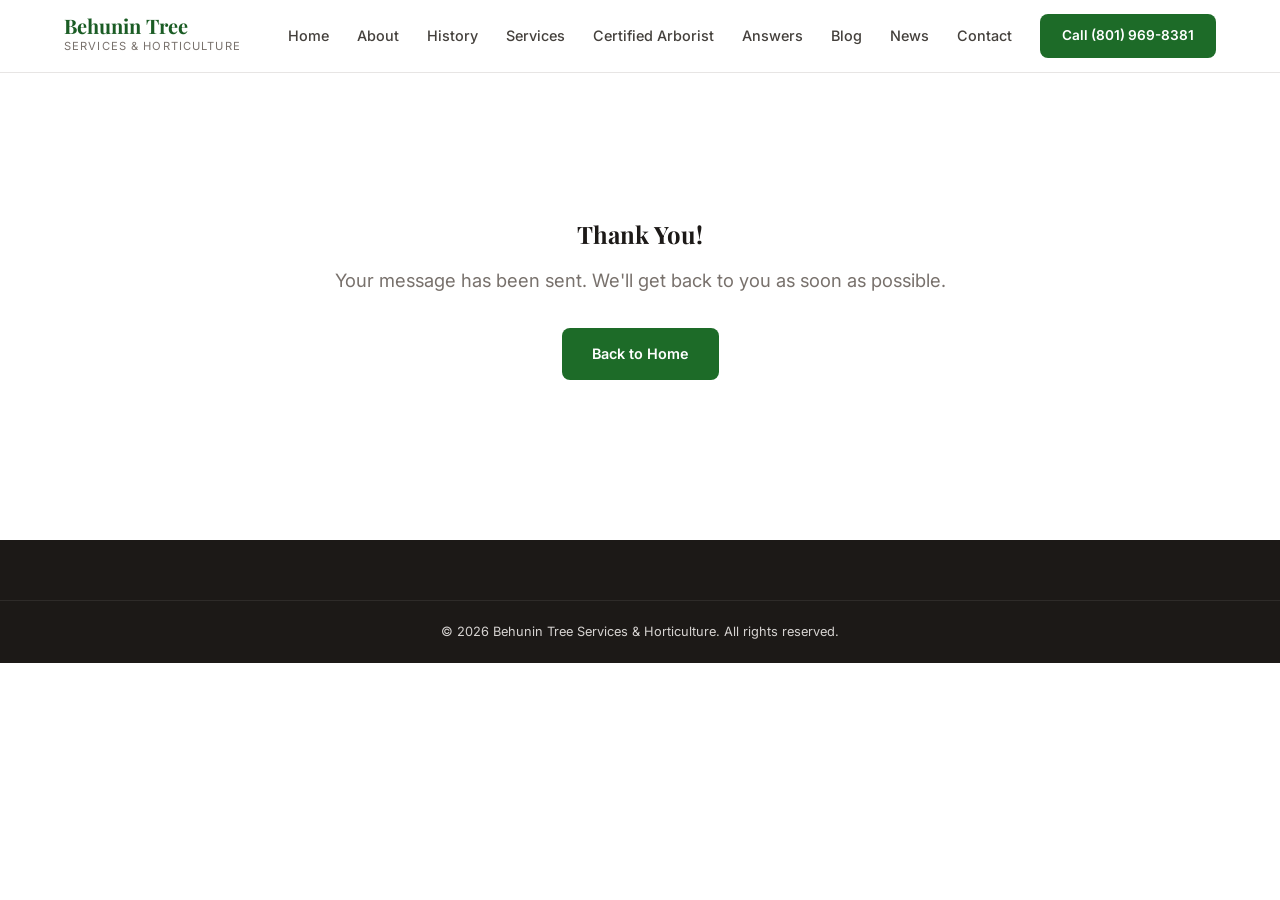
<file: thanks.html>
<!DOCTYPE html>
<html lang="en">
<head>
  <meta charset="UTF-8">
  <meta name="viewport" content="width=device-width, initial-scale=1.0">
  <title>Thank You | Behunin Tree Services & Horticulture</title>
  <link rel="preconnect" href="https://fonts.googleapis.com">
  <link rel="preconnect" href="https://fonts.gstatic.com" crossorigin>
  <link rel="preload" as="style"
        href="https://fonts.googleapis.com/css2?family=Inter:wght@400;500;600;700&family=Playfair+Display:wght@600;700&display=swap">
  <noscript><link rel="stylesheet"
        href="https://fonts.googleapis.com/css2?family=Inter:wght@400;500;600;700&family=Playfair+Display:wght@600;700&display=swap"></noscript>
  <link rel="icon" href="/favicon.ico" sizes="32x32">
  <link rel="icon" type="image/png" href="/favicon-32.png" sizes="32x32">
  <link rel="apple-touch-icon" href="/apple-touch-icon.png">
  <meta name="robots" content="noindex, follow">
  <link rel="stylesheet" href="styles.css">
</head>
<body>
  <header class="header" id="header">
    <div class="container header-inner">
      <a href="/" class="logo">
        <span class="logo-name">Behunin Tree</span>
        <span class="logo-sub">Services & Horticulture</span>
      </a>
      <nav class="nav" id="nav">
        <a href="/" class="nav-link">Home</a>
        <a href="/#about" class="nav-link">About</a>
        <a href="history.html" class="nav-link">History</a>
        <a href="services.html" class="nav-link">Services</a>
        <a href="/#arborist" class="nav-link">Certified Arborist</a>
        <a href="answers.html" class="nav-link">Answers</a>
        <a href="blog.html" class="nav-link">Blog</a>
        <a href="news.html" class="nav-link">News</a>
        <a href="/#contact" class="nav-link">Contact</a>
        <a href="tel:8019698381" class="btn btn-sm">Call (801) 969-8381</a>
      </nav>
      <button class="menu-toggle" id="menuToggle" aria-label="Toggle menu">
        <span></span><span></span><span></span>
      </button>
    </div>
  </header>

  <section class="section" style="padding-top: 160px; text-align: center; min-height: 60vh; display: flex; align-items: center;">
    <div class="container">
      <h1 style="font-family: var(--font-heading); margin-bottom: 16px;">Thank You!</h1>
      <p style="font-size: 1.15rem; color: var(--stone-500); margin-bottom: 32px;">Your message has been sent. We'll get back to you as soon as possible.</p>
      <a href="/" class="btn">Back to Home</a>
    </div>
  </section>

  <footer class="footer">
    <div class="footer-bottom">
      <div class="container">
        <p>&copy; 2026 Behunin Tree Services & Horticulture. All rights reserved.</p>
      </div>
    </div>
  </footer>

  <script src="script.js"></script>
</body>
</html>
</file>
<file: styles.css>
/* ========== Reset & Base ========== */
*, *::before, *::after {
  margin: 0;
  padding: 0;
  box-sizing: border-box;
}

:root {
  --green-900: #0f3d15;
  --green-800: #1a5c24;
  --green-700: #1d6b28;
  --green-600: #22802e;
  --green-500: #2a9d36;
  --green-400: #4fbc5b;
  --green-50: #f0f9f1;
  --stone-900: #1c1917;
  --stone-700: #44403c;
  --stone-500: #78716c;
  --stone-300: #d6d3d1;
  --stone-200: #e7e5e4;
  --stone-100: #f5f5f4;
  --stone-50: #fafaf9;
  --white: #ffffff;
  --font-body: 'Inter', -apple-system, BlinkMacSystemFont, sans-serif;
  --font-heading: 'Playfair Display', Georgia, serif;
  --shadow-sm: 0 1px 2px rgba(0,0,0,0.05);
  --shadow-md: 0 4px 6px -1px rgba(0,0,0,0.07), 0 2px 4px -2px rgba(0,0,0,0.05);
  --shadow-lg: 0 10px 25px -3px rgba(0,0,0,0.08), 0 4px 6px -4px rgba(0,0,0,0.04);
  --radius: 8px;
  --radius-lg: 12px;
}

html {
  scroll-behavior: smooth;
  scroll-padding-top: 80px;
}

body {
  font-family: var(--font-body);
  color: var(--stone-700);
  line-height: 1.7;
  background: var(--white);
  -webkit-font-smoothing: antialiased;
}

img { max-width: 100%; display: block; }

a {
  color: inherit;
  text-decoration: none;
}

h1, h2, h3, h4 {
  font-family: var(--font-heading);
  color: var(--stone-900);
  line-height: 1.2;
}

/* ===== Content guards =====
   These exist so that pasted content cannot break layout, rather than being
   forbidden from doing so. Nobody has to notice or enforce anything. */

/* A bare 70-character URL used to force horizontal scroll. This was fixed once,
   scoped to .history-content only; applied globally it cannot recur anywhere. */
body {
  overflow-wrap: break-word;
}

/* The universal margin:0 reset means a pasted heading collides with the text
   above it. Give headings inside prose a default rhythm so any heading level,
   typed by anyone, lands correctly spaced. */
.col-text h2, .col-text h3,
.article-content h2, .article-content h3,
.section p + h2, .section p + h3 {
  margin-top: 2rem;
  margin-bottom: 0.75rem;
}

.container {
  max-width: 1200px;
  margin: 0 auto;
  padding: 0 24px;
}

/* ========== Header ========== */
.header {
  position: fixed;
  top: 0;
  left: 0;
  right: 0;
  z-index: 1000;
  background: rgba(255,255,255,0.95);
  backdrop-filter: blur(10px);
  border-bottom: 1px solid var(--stone-200);
  transition: box-shadow 0.3s;
}

.header.scrolled {
  box-shadow: var(--shadow-md);
}

.header-inner {
  display: flex;
  align-items: center;
  justify-content: space-between;
  height: 72px;
}

.logo {
  display: flex;
  flex-direction: column;
}

.logo-name {
  font-family: var(--font-heading);
  font-size: 1.25rem;
  font-weight: 700;
  color: var(--green-800);
  line-height: 1.1;
}

.logo-sub {
  font-size: 0.7rem;
  color: var(--stone-500);
  text-transform: uppercase;
  letter-spacing: 0.1em;
}

.footer .logo-name {
  color: var(--white);
}

.footer .logo-sub {
  color: var(--stone-500);
}

.nav {
  display: flex;
  align-items: center;
  /* 28px rather than 32px. Nine links plus the call button need 957px of
     content; at a 32px gap the row required a 1208px viewport, which would sit
     just above the 1199px collapse breakpoint and leave a dead zone where the
     nav shows but cannot fit. Nine gaps x 4px buys back 36px. */
  gap: 28px;
}

.nav-link {
  font-size: 0.9rem;
  font-weight: 500;
  color: var(--stone-700);
  transition: color 0.2s;
  position: relative;
  white-space: nowrap;
}

.nav-link:hover {
  color: var(--green-700);
}

.nav-link::after {
  content: '';
  position: absolute;
  bottom: -4px;
  left: 0;
  right: 0;
  height: 2px;
  background: var(--green-600);
  transform: scaleX(0);
  transition: transform 0.2s;
}

.nav-link:hover::after {
  transform: scaleX(1);
}

/* Buttons */
.btn {
  display: inline-flex;
  align-items: center;
  justify-content: center;
  white-space: nowrap;
  padding: 12px 28px;
  font-family: var(--font-body);
  font-size: 0.9rem;
  font-weight: 600;
  border-radius: var(--radius);
  border: 2px solid transparent;
  cursor: pointer;
  transition: all 0.2s;
  background: var(--green-700);
  color: var(--white);
}

.btn:hover {
  background: var(--green-800);
  transform: translateY(-1px);
  box-shadow: var(--shadow-md);
}

.btn-sm {
  padding: 8px 20px;
  font-size: 0.85rem;
}

.btn-outline {
  background: transparent;
  color: var(--white);
  border-color: rgba(255,255,255,0.5);
}

.btn-outline:hover {
  background: rgba(255,255,255,0.15);
  border-color: var(--white);
}

.btn-white {
  background: var(--white);
  color: var(--green-800);
}

.btn-white:hover {
  background: var(--stone-100);
}

.btn-outline-white {
  background: transparent;
  color: var(--white);
  border-color: rgba(255,255,255,0.5);
}

.btn-outline-white:hover {
  background: rgba(255,255,255,0.1);
  border-color: var(--white);
}

.btn-full {
  width: 100%;
}

/* Mobile menu toggle */
.menu-toggle {
  display: none;
  flex-direction: column;
  gap: 5px;
  background: none;
  border: none;
  cursor: pointer;
  padding: 8px;
}

.menu-toggle span {
  display: block;
  width: 24px;
  height: 2px;
  background: var(--stone-900);
  border-radius: 2px;
  transition: all 0.3s;
}

/* ========== Hero ========== */
.hero {
  position: relative;
  min-height: 90vh;
  display: flex;
  align-items: center;
  background-color: var(--green-900);
  overflow: hidden;
  background-size: cover;
  background-position: center;
}

@media (max-width: 800px) {
  .hero {
    background-image:
      linear-gradient(135deg, rgba(15,61,21,0.88) 0%, rgba(10,46,16,0.82) 50%, rgba(6,31,9,0.9) 100%),
      image-set(url('img/homepage-hero-800.webp') type('image/webp') 1x,
                url('img/homepage-hero-800.jpg') type('image/jpeg') 1x);
  }
}

@media (min-width: 801px) {
  .hero {
    background-image:
      linear-gradient(135deg, rgba(15,61,21,0.88) 0%, rgba(10,46,16,0.82) 50%, rgba(6,31,9,0.9) 100%),
      image-set(url('img/homepage-hero-1920.webp') type('image/webp') 1x,
                url('img/homepage-hero-1920.jpg') type('image/jpeg') 1x);
  }
}

.hero::before {
  content: '';
  position: absolute;
  inset: 0;
  background:
    radial-gradient(ellipse at 30% 50%, rgba(34,128,46,0.15) 0%, transparent 60%),
    radial-gradient(ellipse at 70% 30%, rgba(42,157,54,0.1) 0%, transparent 50%);
}

.hero-overlay {
  position: absolute;
  inset: 0;
  background: url("data:image/svg+xml,%3Csvg width='60' height='60' viewBox='0 0 60 60' xmlns='http://www.w3.org/2000/svg'%3E%3Cg fill='none' fill-rule='evenodd'%3E%3Cg fill='%23ffffff' fill-opacity='0.03'%3E%3Cpath d='M36 34v-4h-2v4h-4v2h4v4h2v-4h4v-2h-4zm0-30V0h-2v4h-4v2h4v4h2V6h4V4h-4zM6 34v-4H4v4H0v2h4v4h2v-4h4v-2H6zM6 4V0H4v4H0v2h4v4h2V6h4V4H6z'/%3E%3C/g%3E%3C/g%3E%3C/svg%3E");
}

.hero-content {
  position: relative;
  z-index: 1;
  /* Only set vertical padding — .container supplies the 24px side gutters.
     A `padding` shorthand here would zero them out and push text to the edge. */
  padding-top: 120px;
  padding-bottom: 80px;
  max-width: 680px;
}

.hero-tag {
  font-size: 0.85rem;
  font-weight: 600;
  text-transform: uppercase;
  letter-spacing: 0.15em;
  color: var(--green-400);
  margin-bottom: 20px;
}

.hero h1 {
  font-size: clamp(2.5rem, 5vw, 4rem);
  color: var(--white);
  margin-bottom: 24px;
  font-weight: 700;
}

.hero-desc {
  font-size: 1.15rem;
  color: rgba(255,255,255,0.9);
  margin-bottom: 36px;
  max-width: 540px;
  line-height: 1.8;
}

.hero-actions {
  display: flex;
  gap: 16px;
  flex-wrap: wrap;
}

/* ========== Trust Bar ========== */
.trust-bar {
  background: var(--green-800);
  padding: 0;
}

.trust-inner {
  display: grid;
  grid-template-columns: repeat(4, 1fr);
}

.trust-item {
  display: flex;
  flex-direction: column;
  align-items: center;
  padding: 28px 16px;
  text-align: center;
  border-right: 1px solid rgba(255,255,255,0.1);
}

.trust-item:last-child {
  border-right: none;
}

.trust-item strong {
  font-family: var(--font-heading);
  font-size: 1.75rem;
  color: var(--white);
  line-height: 1;
  margin-bottom: 4px;
}

.trust-item span {
  font-size: 0.8rem;
  color: rgba(255,255,255,0.88);
  text-transform: uppercase;
  letter-spacing: 0.08em;
}

/* ========== Sections ========== */
.section {
  padding: 100px 0;
}

.section-alt {
  background: var(--stone-50);
}

.section-tag {
  font-size: 0.8rem;
  font-weight: 600;
  text-transform: uppercase;
  letter-spacing: 0.15em;
  color: var(--green-600);
  margin-bottom: 12px;
}

.section-header {
  text-align: center;
  max-width: 640px;
  margin: 0 auto 60px;
}

.section-header h2 {
  font-size: clamp(1.75rem, 3vw, 2.5rem);
  margin-bottom: 16px;
}

.section-subtitle {
  font-size: 1.05rem;
  color: var(--stone-500);
}

/* Two Column Layout */
.two-col {
  display: grid;
  grid-template-columns: 1fr 1fr;
  gap: 60px;
  align-items: center;
}

.two-col-reverse .col-text {
  order: 1;
}

.two-col-reverse .col-image {
  order: 0;
}

.col-text h2 {
  font-size: clamp(1.75rem, 3vw, 2.5rem);
  margin-bottom: 20px;
}

.col-text p {
  margin-bottom: 16px;
}

.col-text .btn {
  margin-top: 12px;
}

/* Section Images */
.section-img {
  width: 100%;
  border-radius: var(--radius-lg);
  aspect-ratio: 4/3;
  object-fit: cover;
  box-shadow: var(--shadow-lg);
}

/* Section Footer (view all link) */
.section-footer {
  text-align: center;
  margin-top: 48px;
}

/* ========== Page Hero (inner pages) ========== */
.page-hero {
  padding: 140px 0 60px;
  background-color: var(--green-900);
  background-size: cover;
  background-position: center;
}

@media (max-width: 800px) {
  .page-hero {
    background-image:
      linear-gradient(135deg, rgba(15,61,21,0.92) 0%, rgba(10,46,16,0.88) 50%, rgba(6,31,9,0.94) 100%),
      image-set(url('img/homepage-hero-800.webp') type('image/webp') 1x,
                url('img/homepage-hero-800.jpg') type('image/jpeg') 1x);
  }
}

@media (min-width: 801px) {
  .page-hero {
    background-image:
      linear-gradient(135deg, rgba(15,61,21,0.92) 0%, rgba(10,46,16,0.88) 50%, rgba(6,31,9,0.94) 100%),
      image-set(url('img/homepage-hero-1920.webp') type('image/webp') 1x,
                url('img/homepage-hero-1920.jpg') type('image/jpeg') 1x);
  }
}

.page-hero .hero-tag {
  font-size: 0.85rem;
  font-weight: 600;
  text-transform: uppercase;
  letter-spacing: 0.15em;
  color: var(--green-400);
  margin-bottom: 16px;
}

.page-hero h1 {
  font-size: clamp(2rem, 4vw, 3rem);
  color: var(--white);
  margin-bottom: 16px;
}

.page-hero-desc {
  font-size: 1.1rem;
  color: rgba(255,255,255,0.88);
  max-width: 600px;
  line-height: 1.7;
}

/* ========== Service Card with Image ========== */
.service-card-lg {
  padding: 0;
  overflow: hidden;
}

.service-card-img {
  width: 100%;
  height: 200px;
  object-fit: cover;
}

.service-card-body {
  padding: 28px;
}

.service-card-lg h3 {
  font-family: var(--font-heading);
  font-size: 1.25rem;
  margin-bottom: 12px;
}

.service-card-lg p {
  font-size: 0.9rem;
  color: var(--stone-500);
  line-height: 1.7;
}

/* ========== Article Cards (News Page) ========== */
.articles-grid {
  display: grid;
  grid-template-columns: repeat(auto-fill, minmax(340px, 1fr));
  gap: 32px;
}

.article-card {
  display: flex;
  flex-direction: column;
  background: var(--white);
  border-radius: var(--radius-lg);
  overflow: hidden;
  border: 1px solid var(--stone-200);
  box-shadow: var(--shadow-sm);
  transition: all 0.3s;
  text-decoration: none;
  color: inherit;
}

.article-card:hover {
  box-shadow: var(--shadow-lg);
  transform: translateY(-4px);
  border-color: var(--green-500);
}

.article-img {
  position: relative;
  overflow: hidden;
}

.article-img img {
  width: 100%;
  height: 220px;
  object-fit: cover;
  transition: transform 0.4s;
}

.article-card:hover .article-img img {
  transform: scale(1.05);
}

.article-source {
  position: absolute;
  top: 12px;
  left: 12px;
  background: var(--green-800);
  color: var(--white);
  font-size: 0.75rem;
  font-weight: 600;
  padding: 4px 12px;
  border-radius: 100px;
  text-transform: uppercase;
  letter-spacing: 0.05em;
}

.article-body {
  padding: 24px;
  flex: 1;
  display: flex;
  flex-direction: column;
}

.article-date {
  font-size: 0.8rem;
  color: var(--stone-500);
  margin-bottom: 8px;
}

.article-body h3 {
  font-family: var(--font-heading);
  font-size: 1.2rem;
  line-height: 1.35;
  margin-bottom: 12px;
  color: var(--stone-900);
}

.article-body p {
  font-size: 0.9rem;
  color: var(--stone-500);
  line-height: 1.7;
  flex: 1;
}

.article-link {
  display: inline-block;
  margin-top: 16px;
  font-size: 0.85rem;
  font-weight: 600;
  color: var(--green-700);
  transition: color 0.2s;
}

.article-card:hover .article-link {
  color: var(--green-500);
}

@media (max-width: 768px) {
  .articles-grid {
    grid-template-columns: 1fr;
  }
}

/* ========== Services Grid ========== */
.services-grid {
  display: grid;
  grid-template-columns: repeat(auto-fill, minmax(300px, 1fr));
  gap: 24px;
}

.service-card {
  background: var(--white);
  border-radius: var(--radius-lg);
  padding: 32px;
  box-shadow: var(--shadow-sm);
  border: 1px solid var(--stone-200);
  transition: all 0.3s;
  overflow: hidden;
}

.service-card:hover {
  box-shadow: var(--shadow-lg);
  transform: translateY(-4px);
  border-color: var(--green-500);
}

.service-icon {
  width: 48px;
  height: 48px;
  background: var(--green-50);
  border-radius: var(--radius);
  display: flex;
  align-items: center;
  justify-content: center;
  margin-bottom: 20px;
  color: var(--green-700);
}

.service-icon svg {
  width: 24px;
  height: 24px;
}

.service-card h3 {
  font-family: var(--font-body);
  font-size: 1.1rem;
  font-weight: 600;
  margin-bottom: 10px;
}

.service-card p {
  font-size: 0.9rem;
  color: var(--stone-500);
  line-height: 1.7;
  /* Grid rows size to their tallest item, so one long paste here would stretch
     every sibling card and push the contact form off the page. Clamp instead. */
  display: -webkit-box;
  -webkit-line-clamp: 8;
  -webkit-box-orient: vertical;
  overflow: hidden;
}

/* ========== Credentials ========== */
.credentials {
  display: flex;
  flex-wrap: wrap;
  gap: 10px;
  margin-top: 24px;
}

.credential {
  padding: 6px 16px;
  background: var(--green-50);
  color: var(--green-800);
  font-size: 0.8rem;
  font-weight: 600;
  border-radius: 100px;
  border: 1px solid rgba(29,107,40,0.15);
}

/* ========== CTA Banner ========== */
.cta-banner {
  background-color: var(--green-800);
  background-size: cover;
  background-position: center;
  padding: 80px 0;
}

@media (max-width: 800px) {
  .cta-banner {
    background-image:
      linear-gradient(135deg, rgba(26,92,36,0.92), rgba(15,61,21,0.95)),
      image-set(url('img/services-hero-800.webp') type('image/webp') 1x,
                url('img/services-hero-800.jpg') type('image/jpeg') 1x);
  }
}

@media (min-width: 801px) {
  .cta-banner {
    background-image:
      linear-gradient(135deg, rgba(26,92,36,0.92), rgba(15,61,21,0.95)),
      image-set(url('img/services-hero-1920.webp') type('image/webp') 1x,
                url('img/services-hero-1920.jpg') type('image/jpeg') 1x);
  }
}

.cta-inner {
  display: flex;
  align-items: center;
  justify-content: space-between;
  gap: 40px;
}

.cta-inner h2 {
  font-size: clamp(1.5rem, 3vw, 2.25rem);
  color: var(--white);
  margin-bottom: 8px;
}

.cta-inner p {
  color: rgba(255,255,255,0.88);
  font-size: 1.05rem;
}

.cta-actions {
  display: flex;
  gap: 16px;
  flex-shrink: 0;
}

/* ========== Contact ========== */
.contact-info {
  display: flex;
  flex-direction: column;
  gap: 24px;
  margin-top: 32px;
}

.contact-item {
  display: flex;
  gap: 16px;
  align-items: flex-start;
}

.contact-item svg {
  flex-shrink: 0;
  color: var(--green-700);
  margin-top: 2px;
}

.contact-item strong {
  display: block;
  font-size: 0.85rem;
  color: var(--stone-900);
  margin-bottom: 2px;
}

.contact-item a {
  color: var(--green-700);
  font-weight: 500;
}

.contact-item a:hover {
  text-decoration: underline;
}

.contact-item span {
  font-size: 0.9rem;
  color: var(--stone-500);
}

/* Contact Form */
.col-form {
  display: flex;
  align-items: flex-start;
}

.contact-form {
  width: 100%;
  background: var(--stone-50);
  padding: 36px;
  border-radius: var(--radius-lg);
  border: 1px solid var(--stone-200);
}

.form-row {
  display: grid;
  grid-template-columns: 1fr 1fr;
  gap: 16px;
}

.form-group {
  margin-bottom: 16px;
}

.form-group label {
  display: block;
  font-size: 0.85rem;
  font-weight: 500;
  color: var(--stone-900);
  margin-bottom: 6px;
}

.form-group input,
.form-group select,
.form-group textarea {
  width: 100%;
  padding: 10px 14px;
  font-family: var(--font-body);
  font-size: 0.9rem;
  border: 1px solid var(--stone-300);
  border-radius: var(--radius);
  background: var(--white);
  color: var(--stone-900);
  transition: border-color 0.2s, box-shadow 0.2s;
}

.form-group input:focus,
.form-group select:focus,
.form-group textarea:focus {
  outline: none;
  border-color: var(--green-600);
  box-shadow: 0 0 0 3px rgba(34,128,46,0.1);
}

.form-group textarea {
  resize: vertical;
}

/* ========== Footer ========== */
.footer {
  background: var(--stone-900);
  color: var(--stone-300);
  padding: 60px 0 0;
}

.footer-inner {
  display: grid;
  grid-template-columns: 1.5fr 1fr 1fr 1fr;
  gap: 40px;
  padding-bottom: 48px;
}

.footer .logo-name {
  color: var(--white);
}

.footer .logo-sub {
  color: var(--stone-300);
}

.footer-desc {
  margin-top: 16px;
  font-size: 0.9rem;
  line-height: 1.7;
  color: var(--stone-300);
}

.footer-links {
  display: flex;
  flex-direction: column;
  gap: 10px;
}

.footer-links h3,
.footer-links h4 {
  font-family: var(--font-body);
  font-size: 0.85rem;
  font-weight: 600;
  text-transform: uppercase;
  letter-spacing: 0.1em;
  color: var(--white);
  margin-bottom: 8px;
}

.footer-links a,
.footer-links span {
  font-size: 0.9rem;
  color: var(--stone-300);
  transition: color 0.2s;
}

.footer-links a:hover {
  color: var(--white);
}

.footer-bottom {
  border-top: 1px solid rgba(255,255,255,0.08);
  padding: 20px 0;
}

.footer-bottom p {
  font-size: 0.8rem;
  color: var(--stone-300);
  text-align: center;
}

/* ========== Responsive ========== */
@media (max-width: 1024px) {
  .footer-inner {
    grid-template-columns: 1fr 1fr;
  }
}

@media (max-width: 768px) {
  .nav {
    display: none;
    position: absolute;
    top: 72px;
    left: 0;
    right: 0;
    background: var(--white);
    flex-direction: column;
    padding: 24px;
    gap: 16px;
    border-bottom: 1px solid var(--stone-200);
    box-shadow: var(--shadow-lg);
  }

  .nav.open {
    display: flex;
  }

  .nav-link::after {
    display: none;
  }

  .menu-toggle {
    display: flex;
  }

  .menu-toggle.open span:nth-child(1) {
    transform: rotate(45deg) translate(5px, 5px);
  }

  .menu-toggle.open span:nth-child(2) {
    opacity: 0;
  }

  .menu-toggle.open span:nth-child(3) {
    transform: rotate(-45deg) translate(5px, -5px);
  }

  .hero-content {
    padding-top: 100px;
    padding-bottom: 60px;
  }

  .trust-inner {
    grid-template-columns: repeat(2, 1fr);
  }

  .trust-item:nth-child(1),
  .trust-item:nth-child(2) {
    border-bottom: 1px solid rgba(255,255,255,0.1);
  }

  .trust-item:nth-child(2),
  .trust-item:nth-child(4) {
    border-right: none;
  }

  .section {
    padding: 60px 0;
  }

  .two-col {
    grid-template-columns: 1fr;
    gap: 40px;
  }

  .two-col-reverse .col-text {
    order: 0;
  }

  .two-col-reverse .col-image {
    order: 1;
  }

  .services-grid {
    grid-template-columns: 1fr;
  }

  .cta-inner {
    flex-direction: column;
    text-align: center;
  }

  .cta-actions {
    flex-direction: column;
    width: 100%;
  }

  .cta-actions .btn {
    width: 100%;
  }

  .form-row {
    grid-template-columns: 1fr;
  }

  .footer-inner {
    grid-template-columns: 1fr;
  }

  .videos-grid {
    grid-template-columns: repeat(2, 1fr);
  }
}

/* ========== Article Content ========== */
.article-content {
  max-width: 760px;
  margin: 0 auto;
}

.article-content h2 {
  font-family: var(--font-heading);
  font-size: 1.6rem;
  color: var(--stone-900);
  margin-top: 2.5rem;
  margin-bottom: 1rem;
}

.article-content h2:first-child {
  margin-top: 0;
}

.article-content p {
  color: var(--stone-700);
  line-height: 1.8;
  margin-bottom: 1.25rem;
}

.article-highlight {
  background: var(--green-50);
  border-left: 4px solid var(--green-600);
  padding: 1.5rem 2rem;
  border-radius: var(--radius);
  margin: 2rem 0;
}

.article-highlight h3 {
  font-family: var(--font-heading);
  font-size: 1.2rem;
  color: var(--green-800);
  margin-bottom: 1rem;
}

.article-highlight ul {
  list-style: none;
  display: flex;
  flex-direction: column;
  gap: 0.75rem;
}

.article-highlight li {
  color: var(--stone-700);
  line-height: 1.6;
  padding-left: 1.25rem;
  position: relative;
}

.article-highlight li::before {
  content: "";
  position: absolute;
  left: 0;
  top: 10px;
  width: 6px;
  height: 6px;
  background: var(--green-600);
  border-radius: 50%;
}

.article-cta {
  background: var(--stone-100);
  border-radius: var(--radius-lg);
  padding: 2.5rem;
  text-align: center;
  margin-top: 3rem;
}

.article-cta h3 {
  font-family: var(--font-heading);
  font-size: 1.4rem;
  color: var(--stone-900);
  margin-bottom: 0.75rem;
}

.article-cta p {
  color: var(--stone-700);
  margin-bottom: 1.5rem;
}

/* ========== Videos ========== */
.videos-grid {
  display: grid;
  grid-template-columns: repeat(3, 1fr);
  gap: 1.5rem;
  justify-items: center;
}

.video-short {
  position: relative;
  width: 100%;
  max-width: 280px;
  aspect-ratio: 9 / 16;
  border-radius: var(--radius-lg);
  overflow: hidden;
  box-shadow: var(--shadow-md);
}

.video-short iframe {
  position: absolute;
  top: 0;
  left: 0;
  width: 100%;
  height: 100%;
  border: 0;
}

@media (max-width: 480px) {
  .videos-grid {
    grid-template-columns: 1fr;
    max-width: 300px;
    margin: 0 auto;
  }

  .trust-inner {
    grid-template-columns: 1fr 1fr;
  }

  .hero h1 {
    font-size: 2rem;
  }

  .hero-desc {
    font-size: 1rem;
  }
}

/* ========== YouTube facade ========== */
.yt-facade {
  position: absolute;
  inset: 0;
  width: 100%;
  height: 100%;
  padding: 0;
  border: 0;
  cursor: pointer;
  background: #000;
  overflow: hidden;
}

.yt-facade img {
  width: 100%;
  height: 100%;
  object-fit: cover;
  transition: transform 0.3s;
}

.yt-facade:hover img,
.yt-facade:focus-visible img {
  transform: scale(1.04);
}

.yt-facade:focus-visible {
  outline: 3px solid var(--green-500);
  outline-offset: 2px;
}

.yt-play {
  position: absolute;
  top: 50%;
  left: 50%;
  width: 68px;
  height: 48px;
  transform: translate(-50%, -50%);
  background: rgba(15, 15, 15, 0.75);
  border-radius: 12px;
  pointer-events: none;
}

.yt-play::after {
  content: "";
  position: absolute;
  top: 50%;
  left: 55%;
  transform: translate(-50%, -50%);
  border-style: solid;
  border-width: 10px 0 10px 16px;
  border-color: transparent transparent transparent #fff;
}

.yt-facade:hover .yt-play {
  background: #cc0000;
}

/* ========== Canopy CTA (extracted from inline styles) ========== */
.canopy-cta {
  background: var(--stone-50);
}

.canopy-inner {
  text-align: center;
  max-width: 750px;
}

.canopy-quote {
  background: var(--green-50);
  border-left: 4px solid var(--green-600);
  padding: 1.5rem 2rem;
  border-radius: var(--radius);
  margin-bottom: 2.5rem;
  text-align: left;
  font-style: italic;
  color: var(--stone-700);
  line-height: 1.8;
}

.canopy-desc {
  margin-bottom: 2rem;
}

/* ========== Scroll reveal (moved out of inline JS) ========== */
.reveal {
  opacity: 0;
  transform: translateY(24px);
  transition: opacity 0.6s ease, transform 0.6s ease;
}

.revealed {
  opacity: 1;
  transform: translateY(0);
}

@media (prefers-reduced-motion: reduce) {
  .reveal { opacity: 1; transform: none; transition: none; }
  html { scroll-behavior: auto; }
}


/* History article: readable source links and lists, scoped to this page. */
.history-content a:not(.btn) {
  color: var(--green-700);
  text-decoration: underline;
  text-underline-offset: 3px;
  overflow-wrap: anywhere;
}
.history-content a:not(.btn):hover { color: var(--green-900); }
.history-content ul,
.history-content ol {
  padding-left: 1.5rem;
  margin-bottom: 1.5rem;
}
.history-content li { margin-bottom: 0.75rem; }
.history-content h3 { margin: 2.5rem 0 1rem; }

/* Collapse the nav to the menu button below 1200px.
   Measured: nine links plus the call button need 1184px of header to sit on one
   line. The previous 1024px breakpoint left 1025-1183px showing a nav that did
   not fit, so "Certified Arborist" and the call button each wrapped to two
   lines. white-space: nowrap above prevents the wrap; this prevents the overlap
   that a nowrap alone would cause instead. */
@media (max-width: 1199px) {
  .nav {
    display: none;
    position: absolute;
    top: 72px;
    left: 0;
    right: 0;
    background: var(--white);
    flex-direction: column;
    padding: 24px;
    gap: 16px;
    border-bottom: 1px solid var(--stone-200);
    box-shadow: var(--shadow-lg);
  }

  .nav.open {
    display: flex;
  }

  .nav-link::after {
    display: none;
  }

  .menu-toggle {
    display: flex;
  }

  .menu-toggle.open span:nth-child(1) {
    transform: rotate(45deg) translate(5px, 5px);
  }

  .menu-toggle.open span:nth-child(2) {
    opacity: 0;
  }

  .menu-toggle.open span:nth-child(3) {
    transform: rotate(-45deg) translate(5px, -5px);
  }
}

/* ========== Expert Answers (/answers) ==========
   Native <details> accordions: no JavaScript, keyboard accessible, and every
   answer stays in the HTML so crawlers and the FAQPage schema both see it. */
.answers-toc {
  display: flex;
  flex-wrap: wrap;
  gap: 10px;
  margin-bottom: 56px;
}

.answers-toc-link {
  display: inline-flex;
  align-items: center;
  gap: 8px;
  padding: 8px 16px;
  background: var(--green-50);
  color: var(--green-800);
  border: 1px solid rgba(29,107,40,0.15);
  border-radius: 100px;
  font-size: 0.85rem;
  font-weight: 600;
  transition: background 0.2s, border-color 0.2s;
}

.answers-toc-link:hover { background: var(--white); border-color: var(--green-500); }
/* stone-500 on the green-50 pill measures 4.46:1, just under the 4.5:1 AA
   threshold at this size. stone-700 is 9.5:1 and still reads as secondary. */
.answers-toc-link span { color: var(--stone-700); font-weight: 500; }

.answers-cat { margin-bottom: 56px; scroll-margin-top: 90px; }

.answers-cat h2 {
  font-size: clamp(1.4rem, 2.5vw, 1.9rem);
  margin-bottom: 6px;
}

.answers-cat-desc {
  color: var(--stone-500);
  font-size: 0.95rem;
  margin-bottom: 24px;
}

.qa {
  border: 1px solid var(--stone-200);
  border-radius: var(--radius);
  margin-bottom: 10px;
  background: var(--white);
  scroll-margin-top: 90px;
  overflow: hidden;
}

.qa[open] { border-color: var(--green-500); box-shadow: var(--shadow-sm); }

.qa summary {
  cursor: pointer;
  padding: 18px 52px 18px 20px;
  position: relative;
  list-style: none;
}

/* Hide the platform disclosure triangle; a custom chevron replaces it. */
.qa summary::-webkit-details-marker { display: none; }
.qa summary::marker { content: ""; }

.qa summary h3 {
  display: inline;
  font-family: var(--font-body);
  font-size: 1rem;
  font-weight: 600;
  color: var(--stone-900);
  line-height: 1.5;
}

.qa summary::after {
  content: "";
  position: absolute;
  right: 22px;
  top: 24px;
  width: 9px;
  height: 9px;
  border-right: 2px solid var(--green-700);
  border-bottom: 2px solid var(--green-700);
  transform: rotate(45deg);
  transition: transform 0.2s;
}

.qa[open] summary::after { transform: rotate(-135deg); top: 28px; }
.qa summary:hover h3 { color: var(--green-800); }
.qa summary:focus-visible { outline: 3px solid var(--green-500); outline-offset: -3px; }

.qa-body { padding: 0 20px 20px; }
.qa-body p { margin-bottom: 14px; color: var(--stone-700); }
.qa-body p:last-child { margin-bottom: 0; }

.qa-body ul {
  margin: 0 0 14px;
  padding-left: 22px;
  color: var(--stone-700);
}

.qa-body li { margin-bottom: 5px; }

.qa-related {
  margin-top: 18px;
  padding-top: 14px;
  border-top: 1px solid var(--stone-200);
  font-size: 0.88rem;
  color: var(--stone-500);
}

.qa-related strong { color: var(--stone-700); }

@media (max-width: 768px) {
  .answers-toc { gap: 8px; margin-bottom: 40px; }
  .answers-toc-link { font-size: 0.8rem; padding: 7px 13px; }
  .qa summary { padding: 16px 44px 16px 16px; }
  .qa-body { padding: 0 16px 16px; }
}
</file>
